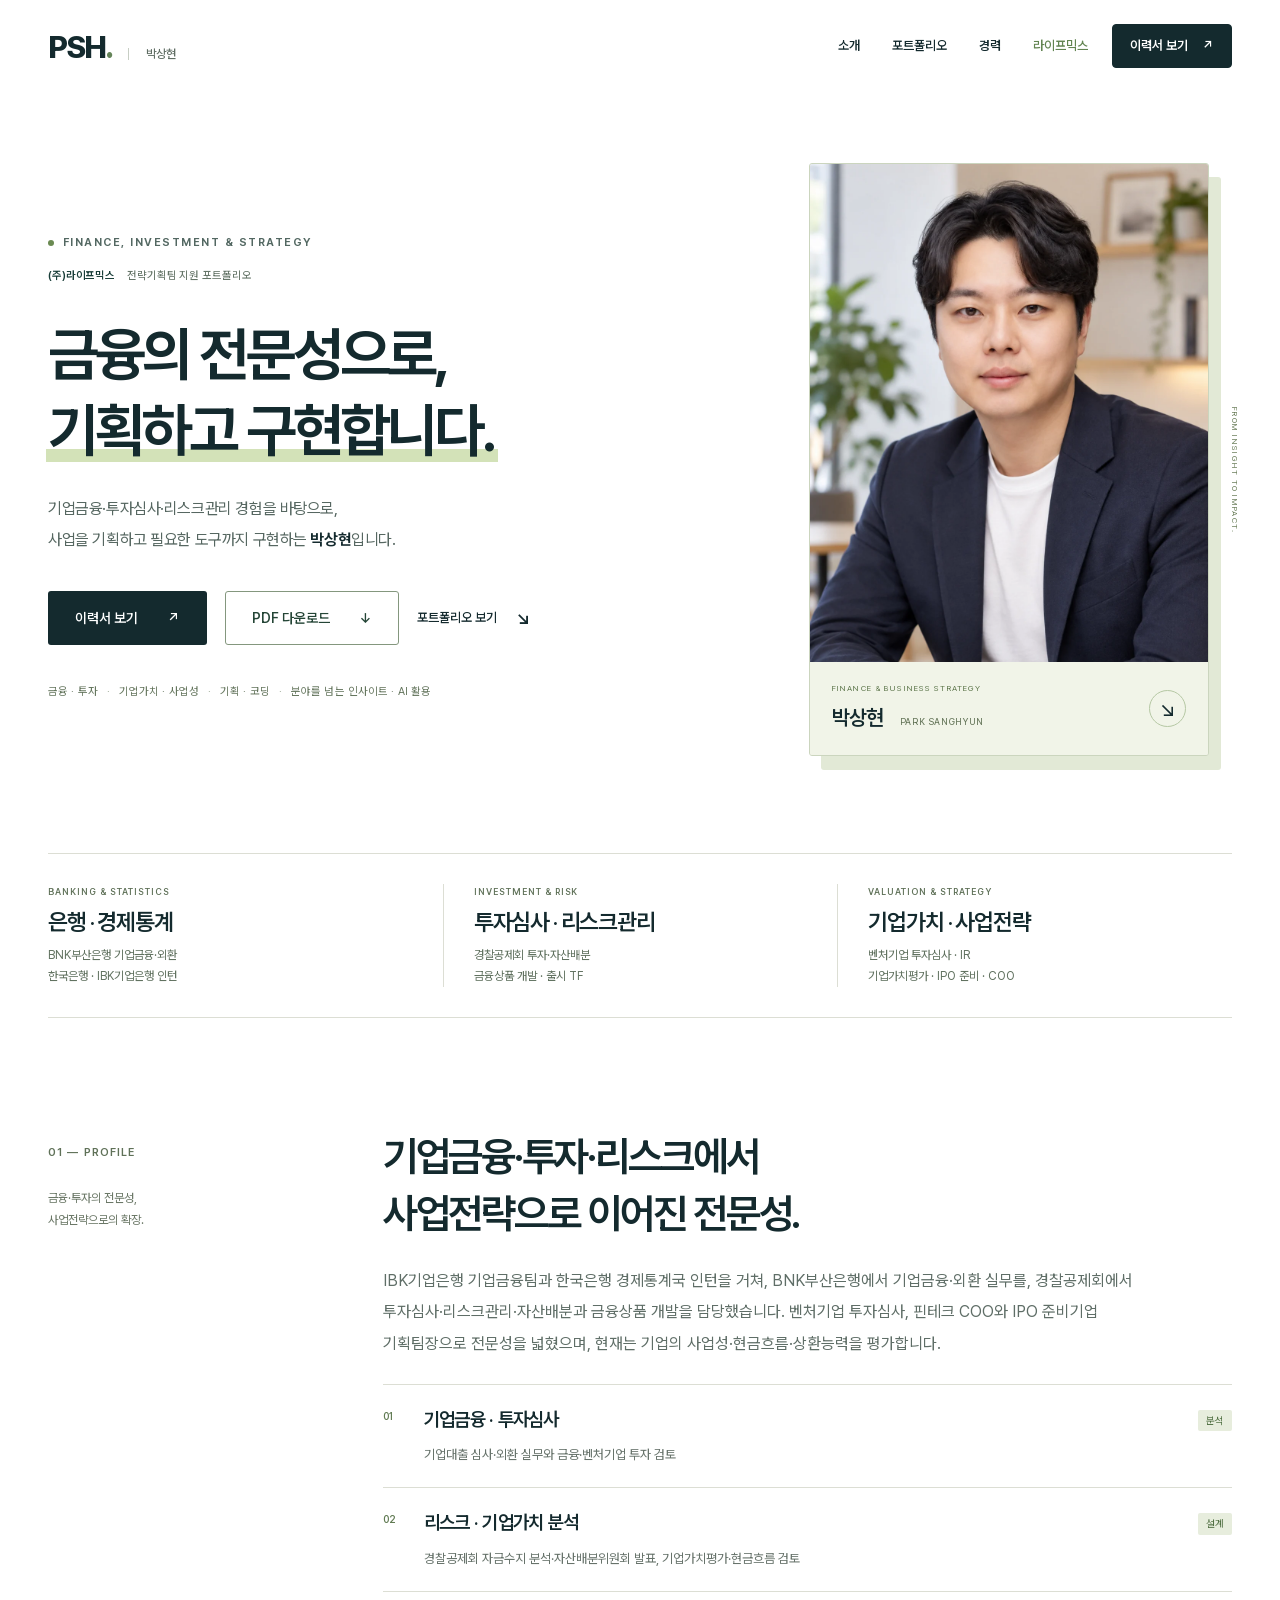
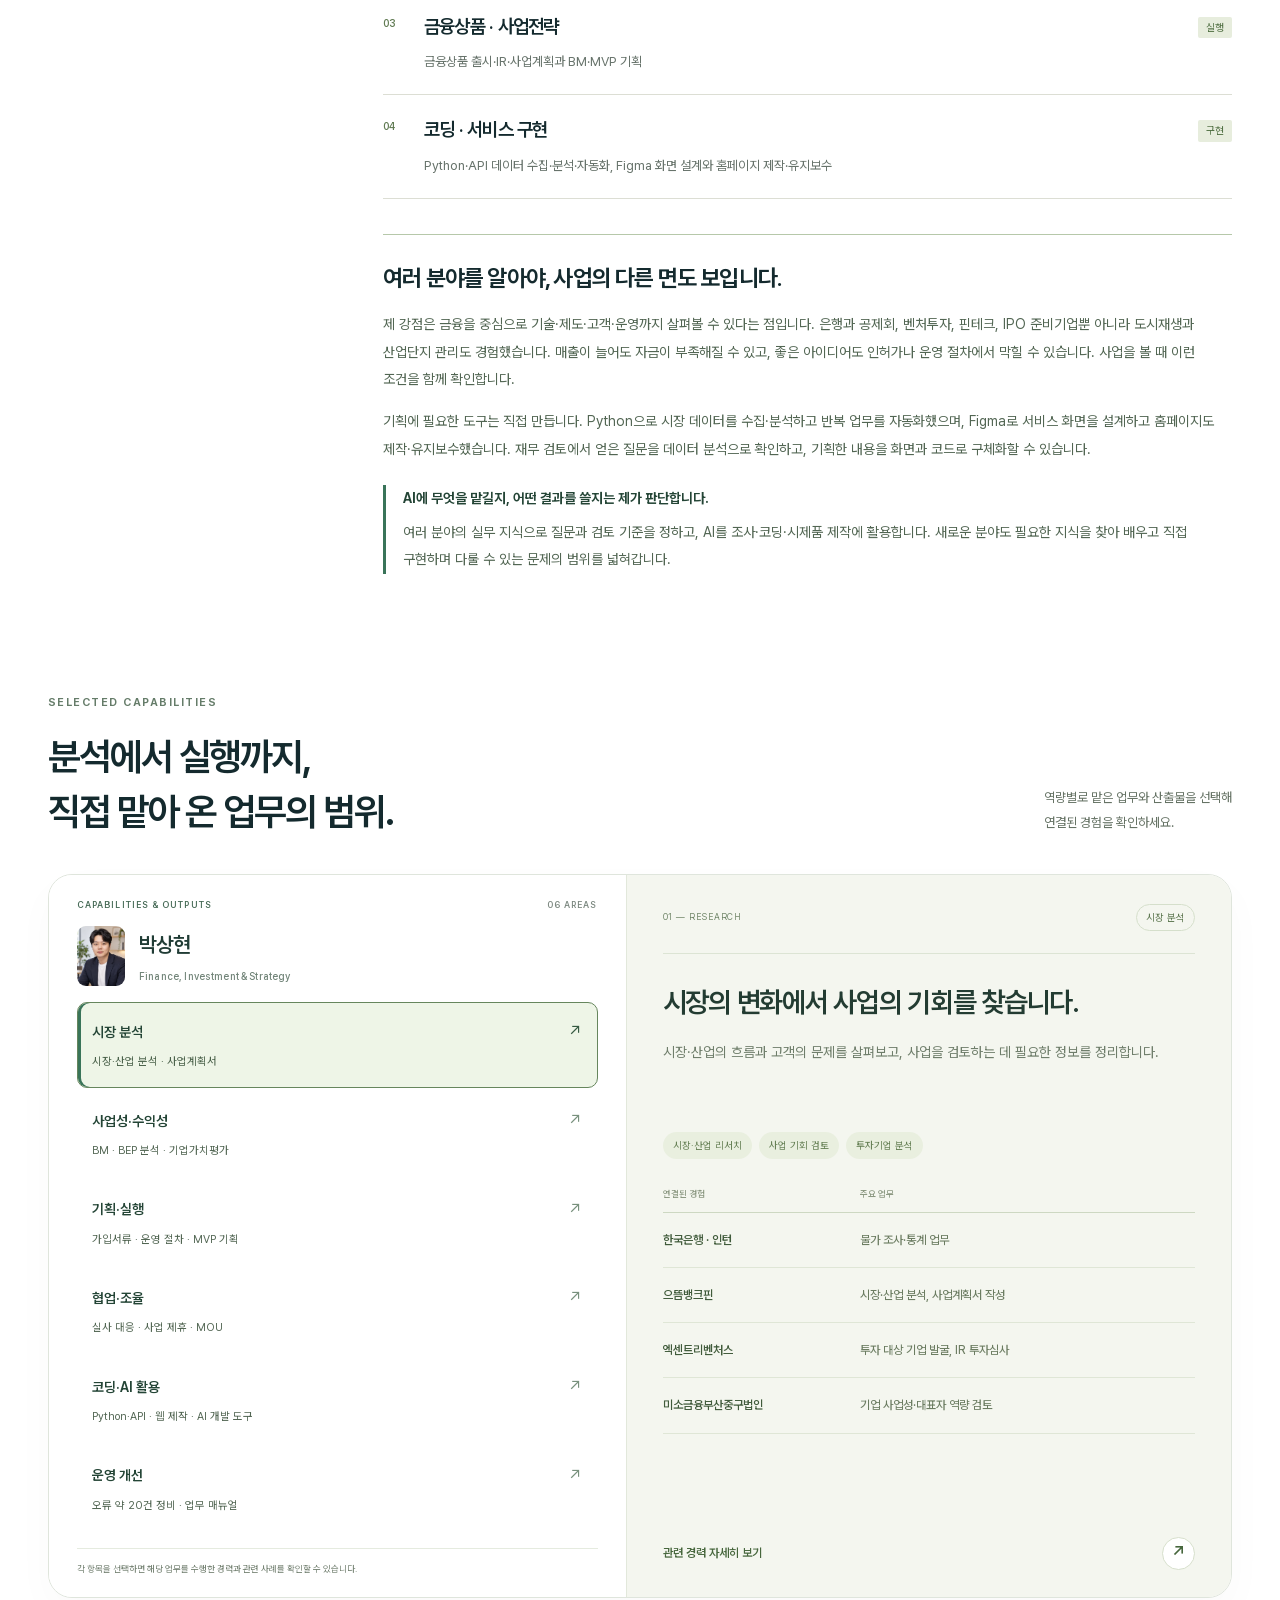
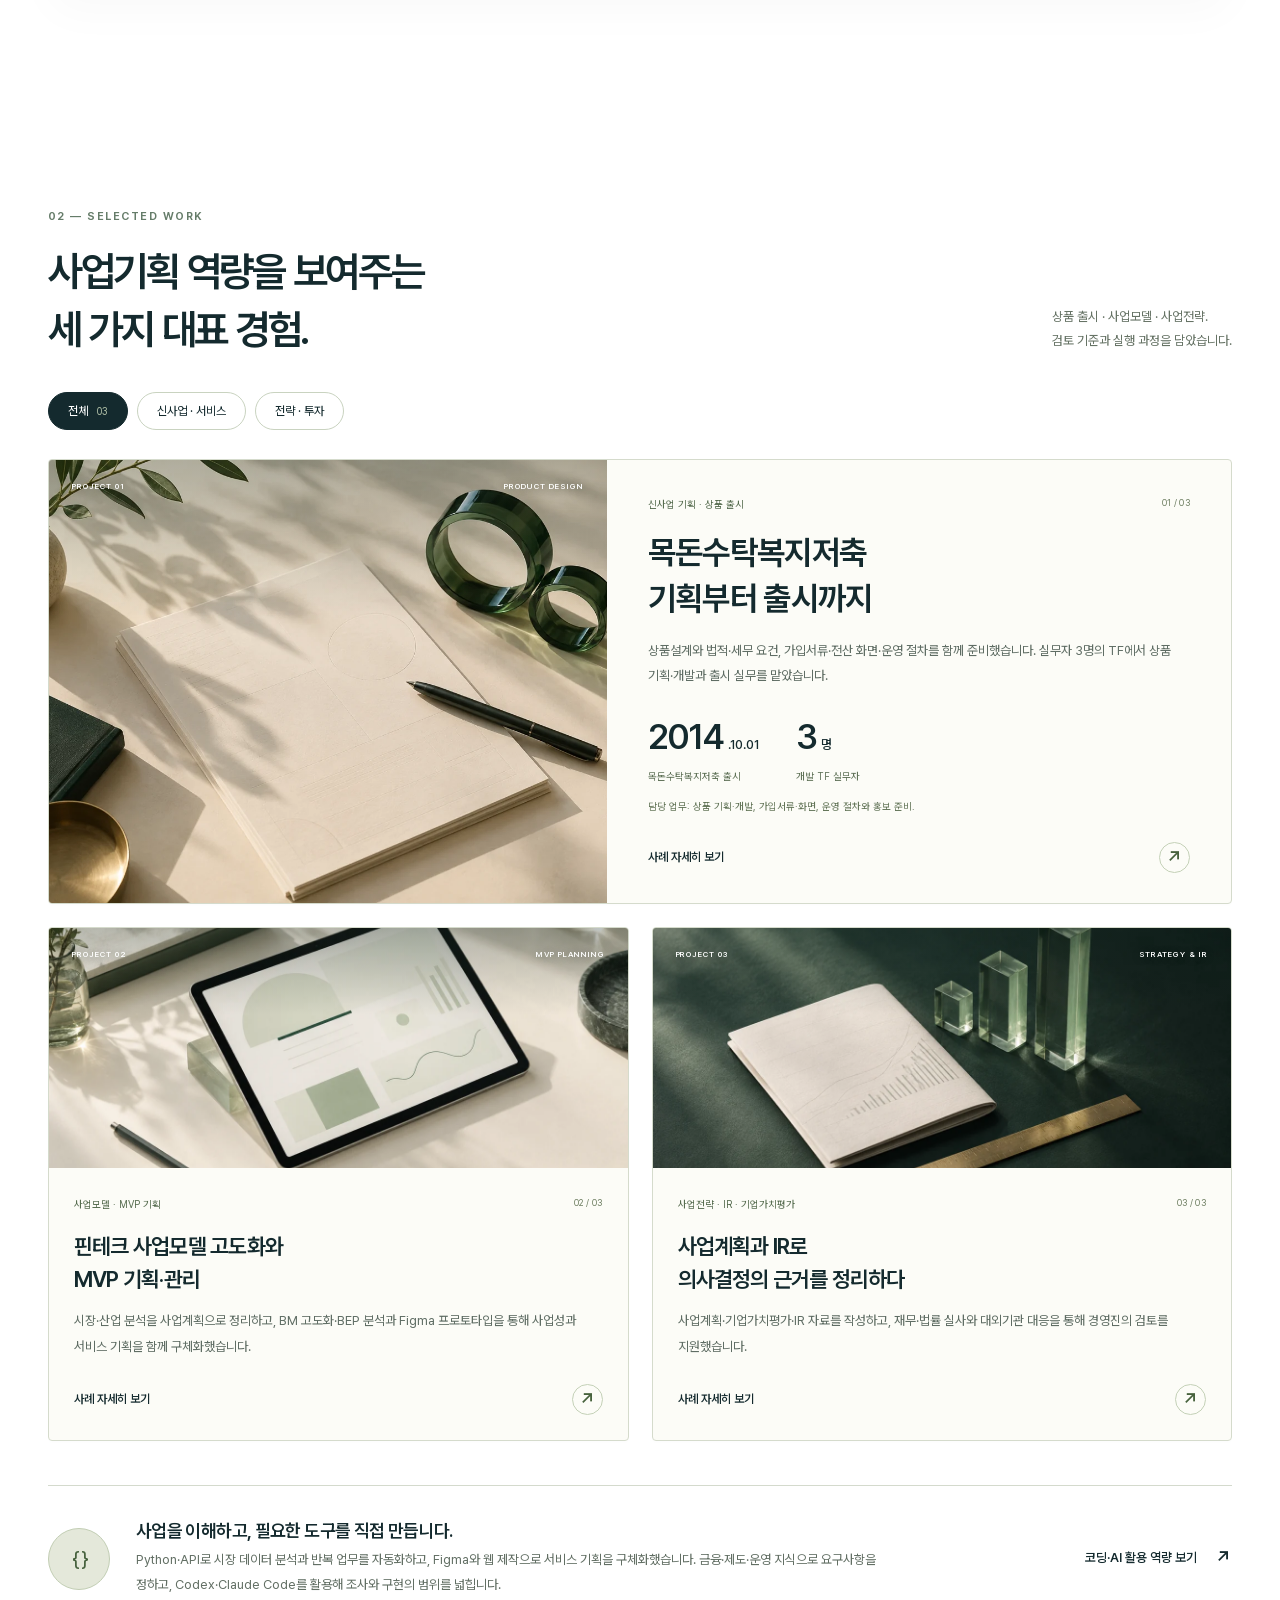
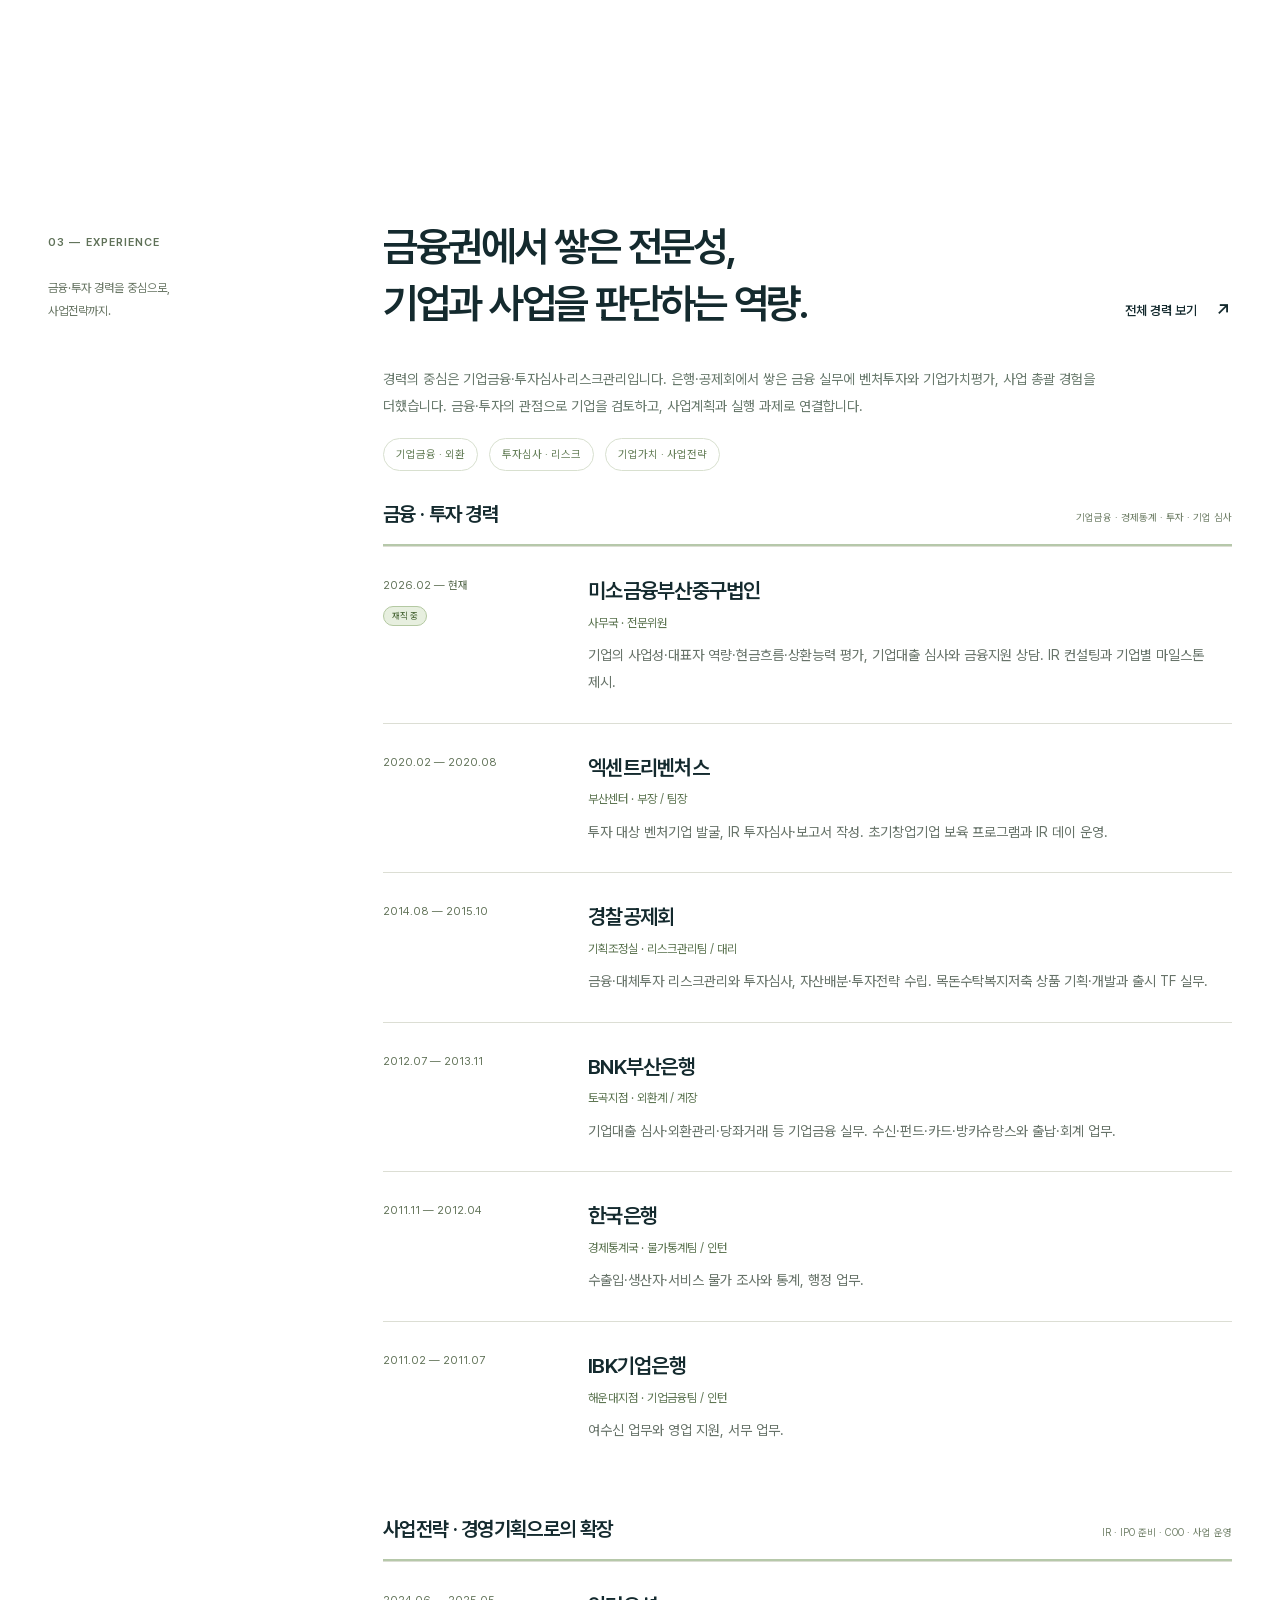
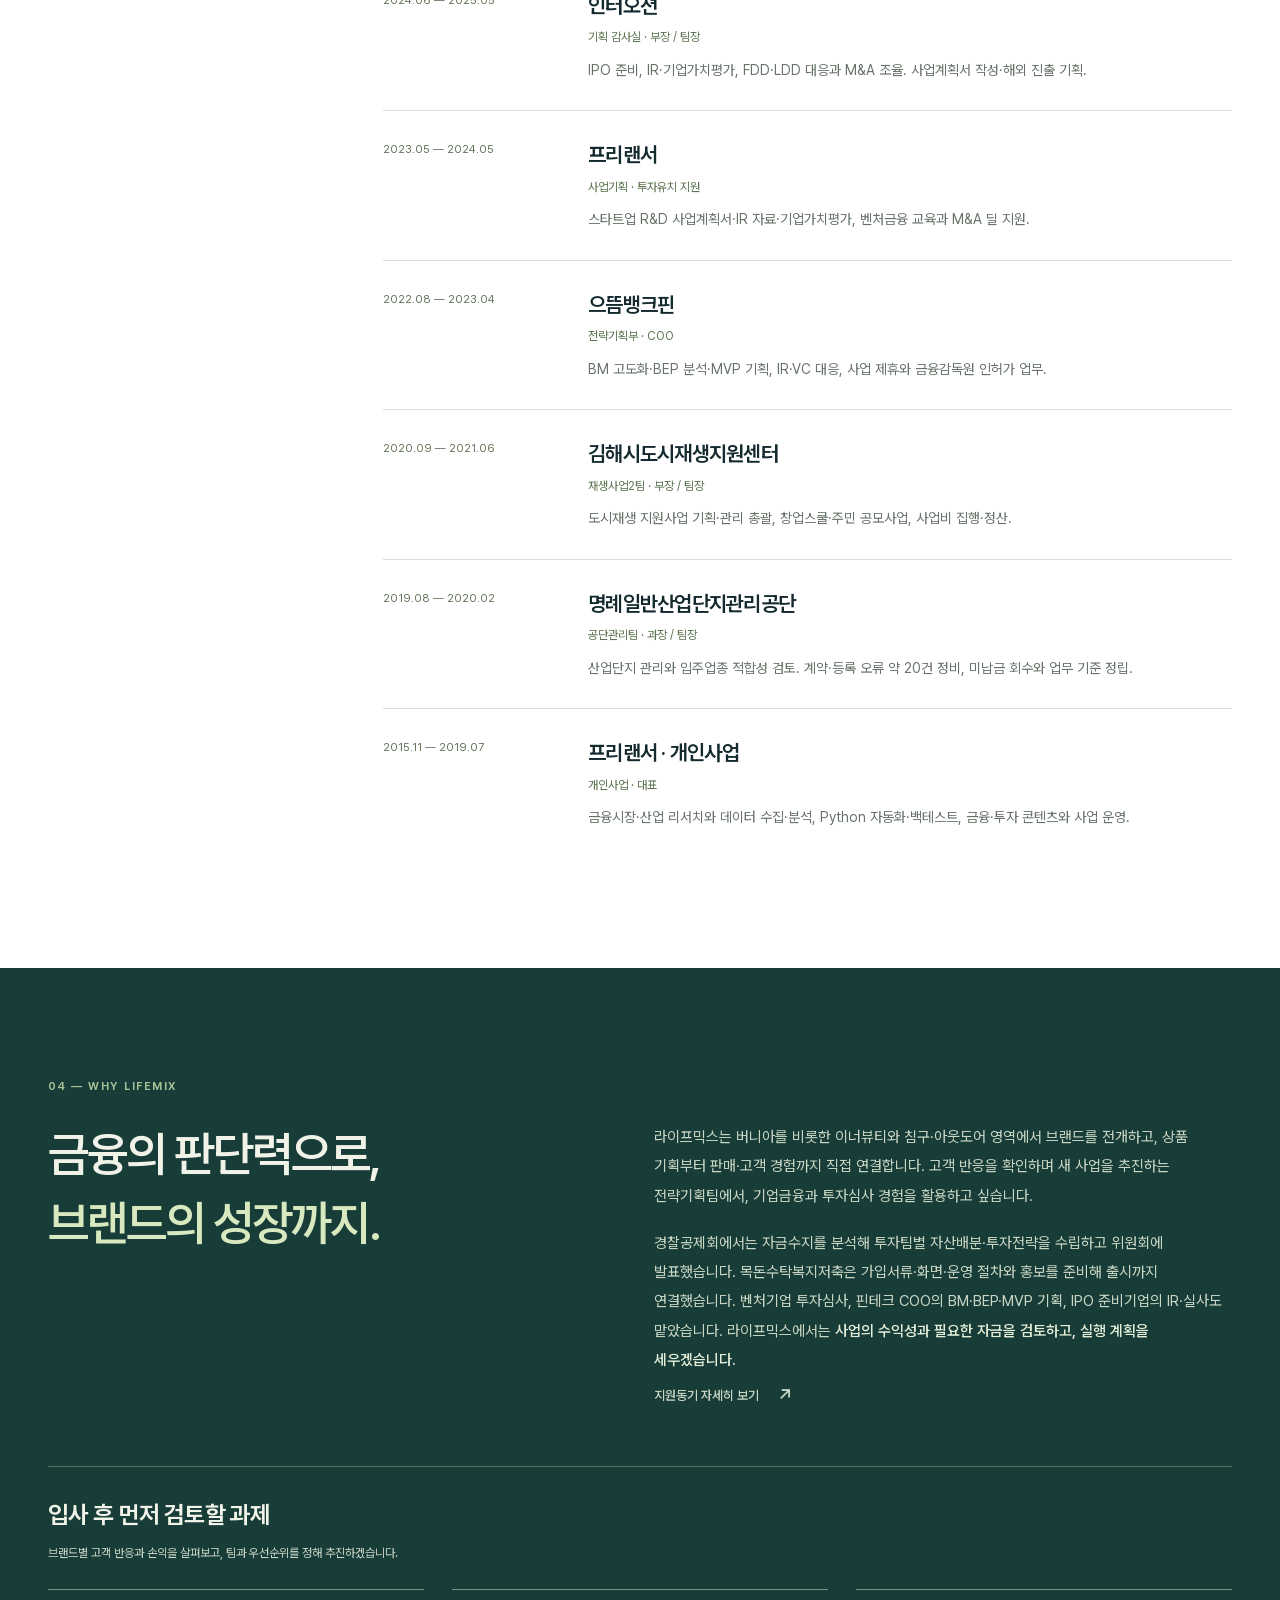
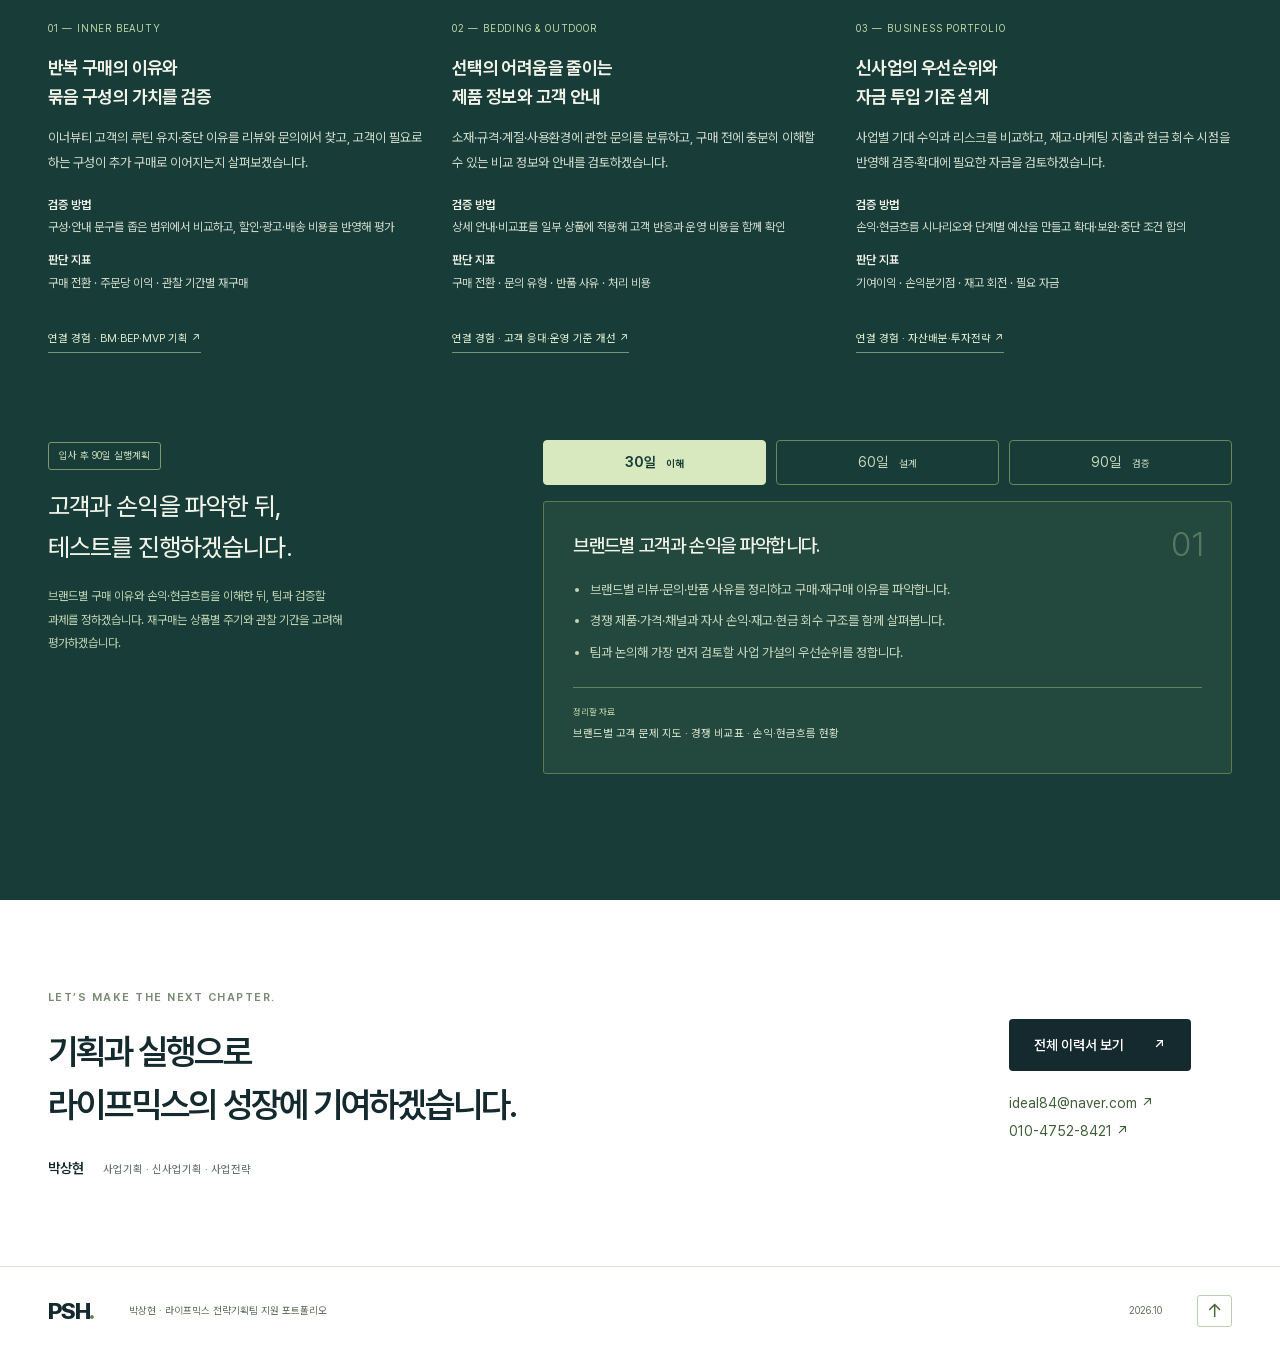
<file: index.html>
<!doctype html>
<html lang="ko">
<head>
  <meta charset="UTF-8">
  <meta name="viewport" content="width=device-width, initial-scale=1">
  <meta name="description" content="박상현의 금융·투자·사업전략 이력서와 포트폴리오. 은행·공제회의 기업금융·투자심사·리스크관리에서 사업기획으로 이어진 경력을 소개합니다.">
  <meta name="theme-color" content="#183d3a">
  <title>박상현 | 금융·투자의 전문성으로 사업을 설계합니다</title>
  <link rel="icon" type="image/svg+xml" href="assets/images/favicon.svg">
  <link rel="stylesheet" href="assets/css/style.css?v=e5ffb7847da5">
  <link rel="stylesheet" href="assets/css/editorial.css?v=ea5d41d41aed">
  <link rel="stylesheet" href="assets/css/photography.css?v=0030769e5a97">
  <link rel="stylesheet" href="assets/css/profile.css?v=8b5912eb126b">
  <script src="assets/js/app.js?v=d7a8e42bc516" defer></script>
  <link rel="stylesheet" href="assets/css/print.css?v=50b54aa16dff">
<link rel="stylesheet" href="assets/css/refinements.css?v=2a9ff23dcdfc">
</head>
<body>
  <a class="skip-link" href="#main">본문으로 바로가기</a>
  <header class="site-header">
    <div class="container header-inner">
      <a class="brand" href="index.html" aria-label="박상현 포트폴리오 홈">PSH<span>.</span><span class="brand-caption">박상현</span></a>
      <button class="menu-toggle" type="button" aria-controls="main-nav" aria-expanded="false" aria-label="메뉴 열기"><span></span><span></span></button>
      <nav class="main-nav" id="main-nav" aria-label="주 메뉴">
        <a href="#about">소개</a>
        <a href="#work">포트폴리오</a>
        <a href="#career">경력</a>
        <a href="#lifemix">라이프믹스</a>
        
      </nav><a class="header-resume" href="resume.html">이력서 보기<span aria-hidden="true">↗</span></a>
    </div>
  </header>

  <main id="main">
    <section class="hero container" aria-labelledby="hero-title">
      <div class="hero-copy">
        <p class="eyebrow"><span class="status-dot"></span> FINANCE, INVESTMENT &amp; STRATEGY</p>
        <div class="application-label">(주)라이프믹스 <span>전략기획팀 지원 포트폴리오</span></div>
        <h1 id="hero-title">금융의 전문성으로,<br><span class="hero-emphasis">기획하고 구현합니다.</span></h1>
        <p class="hero-intro">기업금융·투자심사·리스크관리 경험을 바탕으로,<br class="desktop-break"> 사업을 기획하고 필요한 도구까지 구현하는 <strong>박상현</strong>입니다.</p>
        <div class="hero-actions">
          <a class="button button-dark" href="resume.html">이력서 보기 <span aria-hidden="true">↗</span></a>
          <a class="button button-outline" href="downloads/park-sanghyun-resume-lifemix.pdf" download>PDF 다운로드 <span aria-hidden="true">↓</span></a>
          <a class="text-link" href="#work">포트폴리오 보기 <span aria-hidden="true">↘</span></a>
        </div>
        <div class="hero-keywords" aria-label="주요 전문 분야"><span>금융 · 투자</span><span>기업가치 · 사업성</span><span>기획 · 코딩</span><span>분야를 넘는 인사이트 · AI 활용</span></div>
      </div>
      <div class="hero-portrait-visual"><figure class="hero-profile"><img src="assets/images/park-sanghyun-profile.webp" alt="박상현" width="1044" height="1400" fetchpriority="high" decoding="async"><figcaption><div><span>FINANCE &amp; BUSINESS STRATEGY</span><strong>박상현 <small>PARK SANGHYUN</small></strong></div><a href="#strengths" aria-label="박상현의 강점 살펴보기">↘</a></figcaption></figure><div class="portrait-side-label" aria-hidden="true">FROM INSIGHT TO IMPACT.</div></div>
    </section>

    <div class="proof-strip container" aria-label="금융·투자 주요 경험">
      <div class="proof-item"><span class="proof-label">BANKING &amp; STATISTICS</span><strong>은행 · 경제통계</strong><p>BNK부산은행 기업금융·외환<br>한국은행 · IBK기업은행 인턴</p></div>
      <div class="proof-item"><span class="proof-label">INVESTMENT &amp; RISK</span><strong>투자심사 · 리스크관리</strong><p>경찰공제회 투자·자산배분<br>금융상품 개발 · 출시 TF</p></div>
      <div class="proof-item"><span class="proof-label">VALUATION &amp; STRATEGY</span><strong>기업가치 · 사업전략</strong><p>벤처기업 투자심사 · IR<br>기업가치평가 · IPO 준비 · COO</p></div>
    </div>

    <section class="section container about-section" id="about" aria-labelledby="about-title">
      <div class="section-label"><span>01 — PROFILE</span><p>금융·투자의 전문성,<br>사업전략으로의 확장.</p></div>
      <div class="section-content">
        <h2 id="about-title">기업금융·투자·리스크에서<br>사업전략으로 이어진 전문성.</h2>
        <p class="section-lead">IBK기업은행 기업금융팀과 한국은행 경제통계국 인턴을 거쳐, BNK부산은행에서 기업금융·외환 실무를, 경찰공제회에서 투자심사·리스크관리·자산배분과 금융상품 개발을 담당했습니다. 벤처기업 투자심사, 핀테크 COO와 IPO 준비기업 기획팀장으로 전문성을 넓혔으며, 현재는 기업의 사업성·현금흐름·상환능력을 평가합니다.</p>
        <div class="capability-list core-capabilities">
          <article><span class="capability-number">01</span><div><h3>기업금융 · 투자심사</h3><p>기업대출 심사·외환 실무와 금융·벤처기업 투자 검토</p></div><span class="small-tag">분석</span></article>
          <article><span class="capability-number">02</span><div><h3>리스크 · 기업가치 분석</h3><p>경찰공제회 자금수지 분석·자산배분위원회 발표, 기업가치평가·현금흐름 검토</p></div><span class="small-tag">설계</span></article>
          <article><span class="capability-number">03</span><div><h3>금융상품 · 사업전략</h3><p>금융상품 출시·IR·사업계획과 BM·MVP 기획</p></div><span class="small-tag">실행</span></article>
          <article><span class="capability-number">04</span><div><h3>코딩 · 서비스 구현</h3><p>Python·API 데이터 수집·분석·자동화, Figma 화면 설계와 홈페이지 제작·유지보수</p></div><span class="small-tag">구현</span></article>
        </div>
        <section class="insight-profile" id="insight" aria-labelledby="insight-title">
          <h3 id="insight-title">여러 분야를 알아야, 사업의 다른 면도 보입니다.</h3>
          <p>제 강점은 금융을 중심으로 기술·제도·고객·운영까지 살펴볼 수 있다는 점입니다. 은행과 공제회, 벤처투자, 핀테크, IPO 준비기업뿐 아니라 도시재생과 산업단지 관리도 경험했습니다. 매출이 늘어도 자금이 부족해질 수 있고, 좋은 아이디어도 인허가나 운영 절차에서 막힐 수 있습니다. 사업을 볼 때 이런 조건을 함께 확인합니다.</p>
          <p>기획에 필요한 도구는 직접 만듭니다. Python으로 시장 데이터를 수집·분석하고 반복 업무를 자동화했으며, Figma로 서비스 화면을 설계하고 홈페이지도 제작·유지보수했습니다. 재무 검토에서 얻은 질문을 데이터 분석으로 확인하고, 기획한 내용을 화면과 코드로 구체화할 수 있습니다.</p>
          <p class="insight-principle"><strong>AI에 무엇을 맡길지, 어떤 결과를 쓸지는 제가 판단합니다.</strong> 여러 분야의 실무 지식으로 질문과 검토 기준을 정하고, AI를 조사·코딩·시제품 제작에 활용합니다. 새로운 분야도 필요한 지식을 찾아 배우고 직접 구현하며 다룰 수 있는 문제의 범위를 넓혀갑니다.</p>
        </section>
      </div>
    </section>

    <section class="strengths-section section container" id="strengths" aria-labelledby="strengths-title">
      <div class="section-heading"><div><p class="eyebrow">SELECTED CAPABILITIES</p><h2 id="strengths-title">분석에서 실행까지,<br>직접 맡아 온 업무의 범위.</h2></div><p class="heading-note">역량별로 맡은 업무와 산출물을 선택해<br>연결된 경험을 확인하세요.</p></div>
      <div class="strength-layout">
        <div class="strength-profile">
          <div class="strength-profile-top"><span>CAPABILITIES &amp; OUTPUTS</span><span>06 AREAS</span></div>
          <div class="strength-identity"><img src="assets/images/park-sanghyun-profile.webp" alt="박상현" width="1044" height="1400" loading="lazy"><div><strong>박상현</strong><span>Finance, Investment &amp; Strategy</span><p>금융의 분석력, 사업기획의 실행력.</p></div></div>

          <div class="strength-map capability-comparison" role="group" aria-label="역량별 담당 업무와 산출물 선택"><button class="skill-node output-row" id="strength-button-market" data-strength="market" type="button" aria-pressed="true" aria-controls="strength-panel-market"><span class="output-row-title"><strong>시장 분석</strong><span aria-hidden="true">↗</span></span><small>시장·산업 분석 · 사업계획서</small></button>
<button class="skill-node output-row" id="strength-button-profit" data-strength="profit" type="button" aria-pressed="false" aria-controls="strength-panel-profit"><span class="output-row-title"><strong>사업성·수익성</strong><span aria-hidden="true">↗</span></span><small>BM · BEP 분석 · 기업가치평가</small></button>
<button class="skill-node output-row" id="strength-button-delivery" data-strength="delivery" type="button" aria-pressed="false" aria-controls="strength-panel-delivery"><span class="output-row-title"><strong>기획·실행</strong><span aria-hidden="true">↗</span></span><small>가입서류 · 운영 절차 · MVP 기획</small></button>
<button class="skill-node output-row" id="strength-button-collaboration" data-strength="collaboration" type="button" aria-pressed="false" aria-controls="strength-panel-collaboration"><span class="output-row-title"><strong>협업·조율</strong><span aria-hidden="true">↗</span></span><small>실사 대응 · 사업 제휴 · MOU</small></button>
<button class="skill-node output-row" id="strength-button-digital" data-strength="digital" type="button" aria-pressed="false" aria-controls="strength-panel-digital"><span class="output-row-title"><strong>코딩·AI 활용</strong><span aria-hidden="true">↗</span></span><small>Python·API · 웹 제작 · AI 개발 도구</small></button>
<button class="skill-node output-row" id="strength-button-operations" data-strength="operations" type="button" aria-pressed="false" aria-controls="strength-panel-operations"><span class="output-row-title"><strong>운영 개선</strong><span aria-hidden="true">↗</span></span><small>오류 약 20건 정비 · 업무 매뉴얼</small></button></div>
          <p class="range-note">각 항목을 선택하면 해당 업무를 수행한 경력과 관련 사례를 확인할 수 있습니다.</p>
          <a class="strength-panel-jump" id="strength-panel-jump" href="#strength-panel-market"><span data-strength-jump-label>시장 분석 경험 보기</span><span aria-hidden="true">↓</span></a>
        </div>
        <div class="strength-details"><article class="strength-detail" id="strength-panel-market" data-strength-panel="market" aria-labelledby="strength-title-market"><div class="strength-detail-label"><span>01 — RESEARCH</span><span>시장 분석</span></div><h3 id="strength-title-market">시장의 변화에서 사업의 기회를 찾습니다.</h3><p class="strength-description">시장·산업의 흐름과 고객의 문제를 살펴보고, 사업을 검토하는 데 필요한 정보를 정리합니다.</p><div class="strength-tags"><span>시장·산업 리서치</span><span>사업 기회 검토</span><span>투자기업 분석</span></div><table class="strength-evidence"><caption class="sr-only">시장 분석 관련 경력과 수행 업무</caption><thead><tr><th scope="col">연결된 경험</th><th scope="col">주요 업무</th></tr></thead><tbody><tr><th scope="row">한국은행 · 인턴</th><td>물가 조사·통계 업무</td></tr><tr><th scope="row">으뜸뱅크핀</th><td>시장·산업 분석, 사업계획서 작성</td></tr><tr><th scope="row">엑센트리벤처스</th><td>투자 대상 기업 발굴, IR 투자심사</td></tr><tr><th scope="row">미소금융부산중구법인</th><td>기업 사업성·대표자 역량 검토</td></tr></tbody></table><a class="strength-case-link" href="resume.html#experience">관련 경력 자세히 보기 <span aria-hidden="true">↗</span></a></article>
<article class="strength-detail" id="strength-panel-profit" data-strength-panel="profit" aria-labelledby="strength-title-profit"><div class="strength-detail-label"><span>02 — BUSINESS MODEL</span><span>사업성·수익성</span></div><h3 id="strength-title-profit">아이디어를 수익 구조와 숫자로 검토합니다.</h3><p class="strength-description">고객에게 줄 가치와 사업을 지속할 수 있는 수익 구조를 함께 봅니다. 사업모델, 손익분기점과 현금흐름을 검토해 판단을 돕습니다.</p><div class="strength-tags"><span>BM · BEP</span><span>기업가치평가</span><span>현금흐름 분석</span></div><table class="strength-evidence"><caption class="sr-only">사업성·수익성 관련 경력과 수행 업무</caption><thead><tr><th scope="col">연결된 경험</th><th scope="col">주요 업무</th></tr></thead><tbody><tr><th scope="row">BNK부산은행</th><td>기업대출 심사 · 외환관리</td></tr><tr><th scope="row">경찰공제회</th><td>금융·대체투자 심사, 자금수지 분석·자산배분·위원회 발표</td></tr><tr><th scope="row">으뜸뱅크핀</th><td>사업모델 고도화, 손익분기점(BEP) 분석</td></tr><tr><th scope="row">인터오션</th><td>기업가치평가, IR 자료 작성</td></tr><tr><th scope="row">미소금융부산중구법인</th><td>현금흐름·부채·상환능력 평가</td></tr></tbody></table><a class="strength-case-link" href="projects/fintech-mvp.html">관련 경험 자세히 보기 <span aria-hidden="true">↗</span></a></article>
<article class="strength-detail" id="strength-panel-delivery" data-strength-panel="delivery" aria-labelledby="strength-title-delivery"><div class="strength-detail-label"><span>03 — DELIVERY</span><span>기획·실행</span></div><h3 id="strength-title-delivery">기획을 실제로 운영할 수 있는 일로 만듭니다.</h3><p class="strength-description">목표와 실행 요건을 정리하고, 상품·서비스와 사업 운영에 필요한 업무를 구체화합니다.</p><div class="strength-tags"><span>상품 출시</span><span>MVP 기획</span><span>사업 운영</span></div><table class="strength-evidence"><caption class="sr-only">기획·실행 관련 경력과 수행 업무</caption><thead><tr><th scope="col">연결된 경험</th><th scope="col">주요 업무</th></tr></thead><tbody><tr><th scope="row">경찰공제회</th><td>목돈수탁복지저축 출시 TF 참여, 상품 기획·개발</td></tr><tr><th scope="row">으뜸뱅크핀</th><td>MVP 기획·관리, 서비스 프로토타이핑</td></tr><tr><th scope="row">김해시도시재생지원센터</th><td>도시재생 지원사업 기획·관리 총괄</td></tr></tbody></table><a class="strength-case-link" href="projects/financial-product.html">관련 경험 자세히 보기 <span aria-hidden="true">↗</span></a></article>
<article class="strength-detail" id="strength-panel-collaboration" data-strength-panel="collaboration" aria-labelledby="strength-title-collaboration"><div class="strength-detail-label"><span>04 — COORDINATION</span><span>협업·조율</span></div><h3 id="strength-title-collaboration">다양한 이해관계자와 실행의 접점을 찾습니다.</h3><p class="strength-description">경영진·투자자·외부기관과 필요한 정보를 공유하고, 역할과 업무를 조율하며 사업을 추진했습니다.</p><div class="strength-tags"><span>이해관계자 소통</span><span>사업 제휴</span><span>대외기관 대응</span></div><table class="strength-evidence"><caption class="sr-only">협업·조율 관련 경력과 수행 업무</caption><thead><tr><th scope="col">연결된 경험</th><th scope="col">주요 업무</th></tr></thead><tbody><tr><th scope="row">인터오션</th><td>주간사·지정자문인 선정, 재무·법률 실사 대응</td></tr><tr><th scope="row">엑센트리벤처스</th><td>민관 네트워크·MOU, IR 데이 운영</td></tr><tr><th scope="row">김해시도시재생지원센터</th><td>산학 네트워크·MOU, 부처 연계사업 지원</td></tr></tbody></table><a class="strength-case-link" href="projects/strategy-ir.html">관련 경험 자세히 보기 <span aria-hidden="true">↗</span></a></article>
<article class="strength-detail" id="strength-panel-digital" data-strength-panel="digital" aria-labelledby="strength-title-digital"><div class="strength-detail-label"><span>05 — CODING &amp; AI</span><span>코딩·AI 활용</span></div><h3 id="strength-title-digital">기획한 내용을 데이터·화면·코드로 구현합니다.</h3><p class="strength-description">금융·사업 지식으로 분석할 문제를 정하고, Python·API로 데이터를 수집·분석합니다. Figma 화면 설계와 웹 제작도 직접 맡습니다. AI 개발 도구를 활용할 때도 업무 목적과 요구사항, 결과의 검토 기준은 제가 정합니다.</p><div class="strength-tags"><span>Python · API</span><span>Figma · 웹 제작</span><span>Codex · Claude Code</span></div><table class="strength-evidence"><caption class="sr-only">데이터·디지털 관련 경력과 수행 업무</caption><thead><tr><th scope="col">연결된 경험</th><th scope="col">주요 업무</th></tr></thead><tbody><tr><th scope="row">프리랜서·개인사업</th><td>Python 기반 시장 데이터 분석·자동화</td></tr><tr><th scope="row">으뜸뱅크핀</th><td>Figma UX/UI 디자인·프로토타이핑</td></tr><tr><th scope="row">미소금융부산중구법인</th><td>홈페이지 제작·유지보수</td></tr></tbody></table><a class="strength-case-link" href="resume.html#coding">관련 경험 자세히 보기 <span aria-hidden="true">↗</span></a></article>
<article class="strength-detail" id="strength-panel-operations" data-strength-panel="operations" aria-labelledby="strength-title-operations"><div class="strength-detail-label"><span>06 — IMPROVEMENT</span><span>운영 개선</span></div><h3 id="strength-title-operations">반복되는 문제를 업무 기준으로 해결합니다.</h3><p class="strength-description">현장의 오류와 미비사항을 정비하고, 다음 업무에 적용할 수 있는 절차와 기준을 남겼습니다.</p><div class="strength-tags"><span>오류 정비</span><span>프로세스 개선</span><span>업무 기준 정립</span></div><table class="strength-evidence"><caption class="sr-only">운영 개선 관련 경력과 수행 업무</caption><thead><tr><th scope="col">연결된 경험</th><th scope="col">주요 업무</th></tr></thead><tbody><tr><th scope="row">명례일반산업단지관리공단</th><td>계약·등록 오류 약 20건 정비, 서류 전산화·매뉴얼 정립</td></tr><tr><th scope="row">경찰공제회</th><td>고객 응대 인사말 개선, 조직 안내 멘트로 정착</td></tr><tr><th scope="row">인터오션</th><td>사내 규정·전결권 정립, 영업 인센티브안 추진</td></tr></tbody></table><a class="strength-case-link" href="projects/operations.html">관련 경험 자세히 보기 <span aria-hidden="true">↗</span></a></article></div>
      </div>
      <p id="strength-status" class="sr-only" role="status" aria-live="polite"></p>
    </section>

    <section class="work-section section" id="work" aria-labelledby="work-title">
      <div class="container">
        <div class="section-heading"><div><p class="eyebrow">02 — SELECTED WORK</p><h2 id="work-title">사업기획 역량을 보여주는<br>세 가지 대표 경험.</h2></div><p class="heading-note">상품 출시 · 사업모델 · 사업전략.<br>검토 기준과 실행 과정을 담았습니다.</p></div>
        <div class="project-filters" role="group" aria-label="프로젝트 분야 필터">
          <button type="button" data-filter="all" aria-pressed="true">전체 <span>03</span></button>
          <button type="button" data-filter="new" aria-pressed="false">신사업 · 서비스</button>
          <button type="button" data-filter="strategy" aria-pressed="false">전략 · 투자</button>
        </div>
        <p class="sr-only" id="filter-status" role="status" aria-live="polite"></p>
        <div class="project-grid">
          <a class="case-card case-featured" data-category="new" href="projects/financial-product.html">
            <div class="case-art photo-art" aria-hidden="true"><img src="assets/images/financial-product-cover.webp" alt="" width="1200" height="800" loading="lazy" decoding="async"><div class="art-caption"><span>PROJECT 01</span><span>PRODUCT DESIGN</span></div></div>
            <div class="case-copy"><div class="case-meta"><span>신사업 기획 · 상품 출시</span><span>01 / 03</span></div><h3>목돈수탁복지저축<br>기획부터 출시까지</h3><p>상품설계와 법적·세무 요건, 가입서류·전산 화면·운영 절차를 함께 준비했습니다. 실무자 3명의 TF에서 상품 기획·개발과 출시 실무를 맡았습니다.</p><div class="case-metrics"><div><strong>2014<span>.10.01</span></strong><small>목돈수탁복지저축 출시</small></div><div><strong>3<span>명</span></strong><small>개발 TF 실무자</small></div></div><p class="metric-note">담당 업무: 상품 기획·개발, 가입서류·화면, 운영 절차와 홍보 준비.</p><span class="case-link">사례 자세히 보기 <span aria-hidden="true">↗</span></span></div>
          </a>
          <a class="case-card" data-category="new" href="projects/fintech-mvp.html">
            <div class="case-art photo-art" aria-hidden="true"><img src="assets/images/fintech-mvp-cover.webp" alt="" width="1200" height="800" loading="lazy" decoding="async"><div class="art-caption"><span>PROJECT 02</span><span>MVP PLANNING</span></div></div>
            <div class="case-copy"><div class="case-meta"><span>사업모델 · MVP 기획</span><span>02 / 03</span></div><h3>핀테크 사업모델 고도화와<br>MVP 기획·관리</h3><p>시장·산업 분석을 사업계획으로 정리하고, BM 고도화·BEP 분석과 Figma 프로토타입을 통해 사업성과 서비스 기획을 함께 구체화했습니다.</p><span class="case-link">사례 자세히 보기 <span aria-hidden="true">↗</span></span></div>
          </a>
          <a class="case-card" data-category="strategy" href="projects/strategy-ir.html">
            <div class="case-art photo-art" aria-hidden="true"><img src="assets/images/strategy-ir-cover.webp" alt="" width="1200" height="800" loading="lazy" decoding="async"><div class="art-caption"><span>PROJECT 03</span><span>STRATEGY &amp; IR</span></div></div>
            <div class="case-copy"><div class="case-meta"><span>사업전략 · IR · 기업가치평가</span><span>03 / 03</span></div><h3>사업계획과 IR로<br>의사결정의 근거를 정리하다</h3><p>사업계획·기업가치평가·IR 자료를 작성하고, 재무·법률 실사와 대외기관 대응을 통해 경영진의 검토를 지원했습니다.</p><span class="case-link">사례 자세히 보기 <span aria-hidden="true">↗</span></span></div>
          </a>
        </div>
        <aside class="data-note"><div class="data-icon" aria-hidden="true">{ }</div><div><h3>사업을 이해하고, 필요한 도구를 직접 만듭니다.</h3><p>Python·API로 시장 데이터 분석과 반복 업무를 자동화하고, Figma와 웹 제작으로 서비스 기획을 구체화했습니다. 금융·제도·운영 지식으로 요구사항을 정하고, Codex·Claude Code를 활용해 조사와 구현의 범위를 넓힙니다.</p></div><a class="text-link" href="resume.html#coding">코딩·AI 활용 역량 보기 <span aria-hidden="true">↗</span></a></aside>
      </div>
    </section>

    <section class="section container career-section" id="career" aria-labelledby="career-title">
      <div class="section-label"><span>03 — EXPERIENCE</span><p>금융·투자 경력을 중심으로,<br>사업전략까지.</p></div>
      <div class="section-content"><div class="career-heading"><h2 id="career-title">금융권에서 쌓은 전문성,<br>기업과 사업을 판단하는 역량.</h2><a class="text-link" href="resume.html#experience">전체 경력 보기 <span aria-hidden="true">↗</span></a></div>
        <p class="career-narrative">경력의 중심은 기업금융·투자심사·리스크관리입니다. 은행·공제회에서 쌓은 금융 실무에 벤처투자와 기업가치평가, 사업 총괄 경험을 더했습니다. 금융·투자의 관점으로 기업을 검토하고, 사업계획과 실행 과제로 연결합니다.</p>
        <div class="career-thread" aria-label="경력의 전문 분야"><span>기업금융 · 외환</span><span>투자심사 · 리스크</span><span>기업가치 · 사업전략</span></div>
        <section class="career-group" aria-labelledby="finance-career-title"><div class="career-group-heading"><h3 id="finance-career-title">금융 · 투자 경력</h3><span>기업금융 · 경제통계 · 투자 · 기업 심사</span></div><div class="timeline"><article class="timeline-row"><div class="timeline-date">2026.02 — 현재<span class="current-tag">재직 중</span></div><div><h4><a href="resume.html#job-miso">미소금융부산중구법인</a></h4><p class="role">사무국 · 전문위원</p><p>기업의 사업성·대표자 역량·현금흐름·상환능력 평가, 기업대출 심사와 금융지원 상담. IR 컨설팅과 기업별 마일스톤 제시.</p></div></article>
<article class="timeline-row"><div class="timeline-date">2020.02 — 2020.08</div><div><h4><a href="resume.html#job-xentri">엑센트리벤처스</a></h4><p class="role">부산센터 · 부장 / 팀장</p><p>투자 대상 벤처기업 발굴, IR 투자심사·보고서 작성. 초기창업기업 보육 프로그램과 IR 데이 운영.</p></div></article>
<article class="timeline-row"><div class="timeline-date">2014.08 — 2015.10</div><div><h4><a href="resume.html#job-police">경찰공제회</a></h4><p class="role">기획조정실 · 리스크관리팀 / 대리</p><p>금융·대체투자 리스크관리와 투자심사, 자산배분·투자전략 수립. 목돈수탁복지저축 상품 기획·개발과 출시 TF 실무.</p></div></article>
<article class="timeline-row"><div class="timeline-date">2012.07 — 2013.11</div><div><h4><a href="resume.html#job-bnk">BNK부산은행</a></h4><p class="role">토곡지점 · 외환계 / 계장</p><p>기업대출 심사·외환관리·당좌거래 등 기업금융 실무. 수신·펀드·카드·방카슈랑스와 출납·회계 업무.</p></div></article>
<article class="timeline-row"><div class="timeline-date">2011.11 — 2012.04</div><div><h4><a href="resume.html#job-bok">한국은행</a></h4><p class="role">경제통계국 · 물가통계팀 / 인턴</p><p>수출입·생산자·서비스 물가 조사와 통계, 행정 업무.</p></div></article>
<article class="timeline-row"><div class="timeline-date">2011.02 — 2011.07</div><div><h4><a href="resume.html#job-ibk">IBK기업은행</a></h4><p class="role">해운대지점 · 기업금융팀 / 인턴</p><p>여수신 업무와 영업 지원, 서무 업무.</p></div></article></div></section>
        <section class="career-group career-expansion" aria-labelledby="expanded-career-title"><div class="career-group-heading"><h3 id="expanded-career-title">사업전략 · 경영기획으로의 확장</h3><span>IR · IPO 준비 · COO · 사업 운영</span></div><div class="timeline"><article class="timeline-row"><div class="timeline-date">2024.06 — 2025.05</div><div><h4><a href="resume.html#job-interocean">인터오션</a></h4><p class="role">기획 감사실 · 부장 / 팀장</p><p>IPO 준비, IR·기업가치평가, FDD·LDD 대응과 M&amp;A 조율. 사업계획서 작성·해외 진출 기획.</p></div></article>
<article class="timeline-row"><div class="timeline-date">2023.05 — 2024.05</div><div><h4><a href="resume.html#job-freelance">프리랜서</a></h4><p class="role">사업기획 · 투자유치 지원</p><p>스타트업 R&amp;D 사업계획서·IR 자료·기업가치평가, 벤처금융 교육과 M&amp;A 딜 지원.</p></div></article>
<article class="timeline-row"><div class="timeline-date">2022.08 — 2023.04</div><div><h4><a href="resume.html#job-fintech">으뜸뱅크핀</a></h4><p class="role">전략기획부 · COO</p><p>BM 고도화·BEP 분석·MVP 기획, IR·VC 대응, 사업 제휴와 금융감독원 인허가 업무.</p></div></article>
<article class="timeline-row"><div class="timeline-date">2020.09 — 2021.06</div><div><h4><a href="resume.html#job-urban">김해시도시재생지원센터</a></h4><p class="role">재생사업2팀 · 부장 / 팀장</p><p>도시재생 지원사업 기획·관리 총괄, 창업스쿨·주민 공모사업, 사업비 집행·정산.</p></div></article>
<article class="timeline-row"><div class="timeline-date">2019.08 — 2020.02</div><div><h4><a href="resume.html#job-industrial">명례일반산업단지관리공단</a></h4><p class="role">공단관리팀 · 과장 / 팀장</p><p>산업단지 관리와 입주업종 적합성 검토. 계약·등록 오류 약 20건 정비, 미납금 회수와 업무 기준 정립.</p></div></article>
<article class="timeline-row"><div class="timeline-date">2015.11 — 2019.07</div><div><h4><a href="resume.html#job-personal">프리랜서 · 개인사업</a></h4><p class="role">개인사업 · 대표</p><p>금융시장·산업 리서치와 데이터 수집·분석, Python 자동화·백테스트, 금융·투자 콘텐츠와 사업 운영.</p></div></article></div></section>
      </div>
    </section>

    <section class="lifemix-section section" id="lifemix" aria-labelledby="lifemix-title">
      <div class="container">
        <div class="lifemix-intro"><div><p class="eyebrow">04 — WHY LIFEMIX</p><h2 id="lifemix-title">금융의 판단력으로,<br><span>브랜드의 성장까지.</span></h2></div><div class="lifemix-letter"><p>라이프믹스는 버니아를 비롯한 이너뷰티와 침구·아웃도어 영역에서 브랜드를 전개하고, 상품 기획부터 판매·고객 경험까지 직접 연결합니다. 고객 반응을 확인하며 새 사업을 추진하는 전략기획팀에서, 기업금융과 투자심사 경험을 활용하고 싶습니다.</p><p>경찰공제회에서는 자금수지를 분석해 투자팀별 자산배분·투자전략을 수립하고 위원회에 발표했습니다. 목돈수탁복지저축은 가입서류·화면·운영 절차와 홍보를 준비해 출시까지 연결했습니다. 벤처기업 투자심사, 핀테크 COO의 BM·BEP·MVP 기획, IPO 준비기업의 IR·실사도 맡았습니다. 라이프믹스에서는 <strong>사업의 수익성과 필요한 자금을 검토하고, 실행 계획을 세우겠습니다.</strong></p><a class="text-link" href="resume.html#application">지원동기 자세히 보기 <span aria-hidden="true">↗</span></a></div></div>
<section class="fit-section" aria-labelledby="fit-title"><h3 id="fit-title">입사 후 먼저 검토할 과제</h3><p>브랜드별 고객 반응과 손익을 살펴보고, 팀과 우선순위를 정해 추진하겠습니다.</p><div class="fit-grid">
<article class="fit-card"><span>01 — INNER BEAUTY</span><h4>반복 구매의 이유와<br>묶음 구성의 가치를 검증</h4><p>이너뷰티 고객의 루틴 유지·중단 이유를 리뷰와 문의에서 찾고, 고객이 필요로 하는 구성이 추가 구매로 이어지는지 살펴보겠습니다.</p><dl><dt>검증 방법</dt><dd>구성·안내 문구를 좁은 범위에서 비교하고, 할인·광고·배송 비용을 반영해 평가</dd><dt>판단 지표</dt><dd>구매 전환 · 주문당 이익 · 관찰 기간별 재구매</dd></dl><a href="projects/fintech-mvp.html">연결 경험 · BM·BEP·MVP 기획 ↗</a></article>
<article class="fit-card"><span>02 — BEDDING &amp; OUTDOOR</span><h4>선택의 어려움을 줄이는<br>제품 정보와 고객 안내</h4><p>소재·규격·계절·사용환경에 관한 문의를 분류하고, 구매 전에 충분히 이해할 수 있는 비교 정보와 안내를 검토하겠습니다.</p><dl><dt>검증 방법</dt><dd>상세 안내·비교표를 일부 상품에 적용해 고객 반응과 운영 비용을 함께 확인</dd><dt>판단 지표</dt><dd>구매 전환 · 문의 유형 · 반품 사유 · 처리 비용</dd></dl><a href="projects/operations.html">연결 경험 · 고객 응대·운영 기준 개선 ↗</a></article>
<article class="fit-card"><span>03 — BUSINESS PORTFOLIO</span><h4>신사업의 우선순위와<br>자금 투입 기준 설계</h4><p>사업별 기대 수익과 리스크를 비교하고, 재고·마케팅 지출과 현금 회수 시점을 반영해 검증·확대에 필요한 자금을 검토하겠습니다.</p><dl><dt>검증 방법</dt><dd>손익·현금흐름 시나리오와 단계별 예산을 만들고 확대·보완·중단 조건 합의</dd><dt>판단 지표</dt><dd>기여이익 · 손익분기점 · 재고 회전 · 필요 자금</dd></dl><a href="projects/financial-product.html#investment-strategy">연결 경험 · 자산배분·투자전략 ↗</a></article>
</div></section>
        <div class="plan-section"><div class="plan-intro"><span class="proposal-label">입사 후 90일 실행계획</span><h3>고객과 손익을 파악한 뒤,<br>테스트를 진행하겠습니다.</h3><p>브랜드별 구매 이유와 손익·현금흐름을 이해한 뒤, 팀과 검증할 과제를 정하겠습니다. 재구매는 상품별 주기와 관찰 기간을 고려해 평가하겠습니다.</p></div><div class="plan-content"><div class="plan-tabs" aria-label="입사 후 단계"><button id="plan-tab-30" data-plan="30" type="button" aria-pressed="true">30일 <span>이해</span></button><button id="plan-tab-60" data-plan="60" type="button" aria-pressed="false">60일 <span>설계</span></button><button id="plan-tab-90" data-plan="90" type="button" aria-pressed="false">90일 <span>검증</span></button></div><article class="plan-panel" id="plan-30" data-plan-panel="30" aria-labelledby="plan-tab-30"><span class="plan-number" aria-hidden="true">01</span><h4>브랜드별 고객과 손익을 파악합니다.</h4><ul><li>브랜드별 리뷰·문의·반품 사유를 정리하고 구매·재구매 이유를 파악합니다.</li><li>경쟁 제품·가격·채널과 자사 손익·재고·현금 회수 구조를 함께 살펴봅니다.</li><li>팀과 논의해 가장 먼저 검토할 사업 가설의 우선순위를 정합니다.</li></ul><p class="plan-output"><span>정리할 자료</span> 브랜드별 고객 문제 지도 · 경쟁 비교표 · 손익·현금흐름 현황</p></article><article class="plan-panel" id="plan-60" data-plan-panel="60" aria-labelledby="plan-tab-60"><span class="plan-number" aria-hidden="true">02</span><h4>일부 상품에서 진행할 테스트를 준비합니다.</h4><ul><li>선정한 고객 문제의 타깃·가치제안·수익 구조를 구체화합니다.</li><li>원가·할인·광고·수수료·배송·반품 비용을 반영해 기여이익을 검토합니다.</li><li>구성·안내·프로토타입 테스트의 범위와 예산, 확대·보완·중단 기준을 합의합니다.</li></ul><p class="plan-output"><span>정리할 자료</span> 사업모델 초안 · 손익·필요 자금 시나리오 · MVP·PoC 검증 계획</p></article><article class="plan-panel" id="plan-90" data-plan-panel="90" aria-labelledby="plan-tab-90"><span class="plan-number" aria-hidden="true">03</span><h4>테스트 결과를 평가하고 후속 계획을 정합니다.</h4><ul><li>관련 부서와 역할·일정을 맞추고 작은 범위의 검증을 실행합니다.</li><li>전환·주문당 이익·문의·반품 지표를 비교하고, 재구매는 관찰 기간을 명시합니다.</li><li>확대·개선·중단 중 다음 단계를 판단할 수 있도록 결과를 정리합니다.</li></ul><p class="plan-output"><span>정리할 자료</span> 검증 결과와 한계 · 사업화·예산 제안 · 후속 실행 로드맵</p></article></div></div>
      </div>
    </section>

    <section class="contact-section container" id="contact" aria-labelledby="contact-title"><div><p class="eyebrow">LET’S MAKE THE NEXT CHAPTER.</p><h2 id="contact-title">기획과 실행으로<br>라이프믹스의 성장에 기여하겠습니다.</h2><p>박상현 <span>사업기획 · 신사업기획 · 사업전략</span></p></div><div class="contact-actions"><a class="button button-dark" href="resume.html">전체 이력서 보기 <span aria-hidden="true">↗</span></a><div class="contact-details"><a href="mailto:ideal84@naver.com">ideal84@naver.com ↗</a><a href="tel:+821047528421">010-4752-8421 ↗</a></div></div></section>
  </main>
  <footer class="site-footer"><div class="container footer-inner"><a class="brand" href="index.html" aria-label="페이지 처음으로">PSH<span>.</span></a><p>박상현 · 라이프믹스 전략기획팀 지원 포트폴리오</p><span>2026.10</span><a href="#main" class="back-top" aria-label="페이지 처음으로">↑</a></div></footer>
  <noscript><p class="noscript-note">모든 프로젝트와 이력서는 링크를 통해 열 수 있습니다. 프로젝트 필터와 단계별 보기는 JavaScript를 켜면 이용할 수 있습니다.</p></noscript>
</body>
</html>
</file>
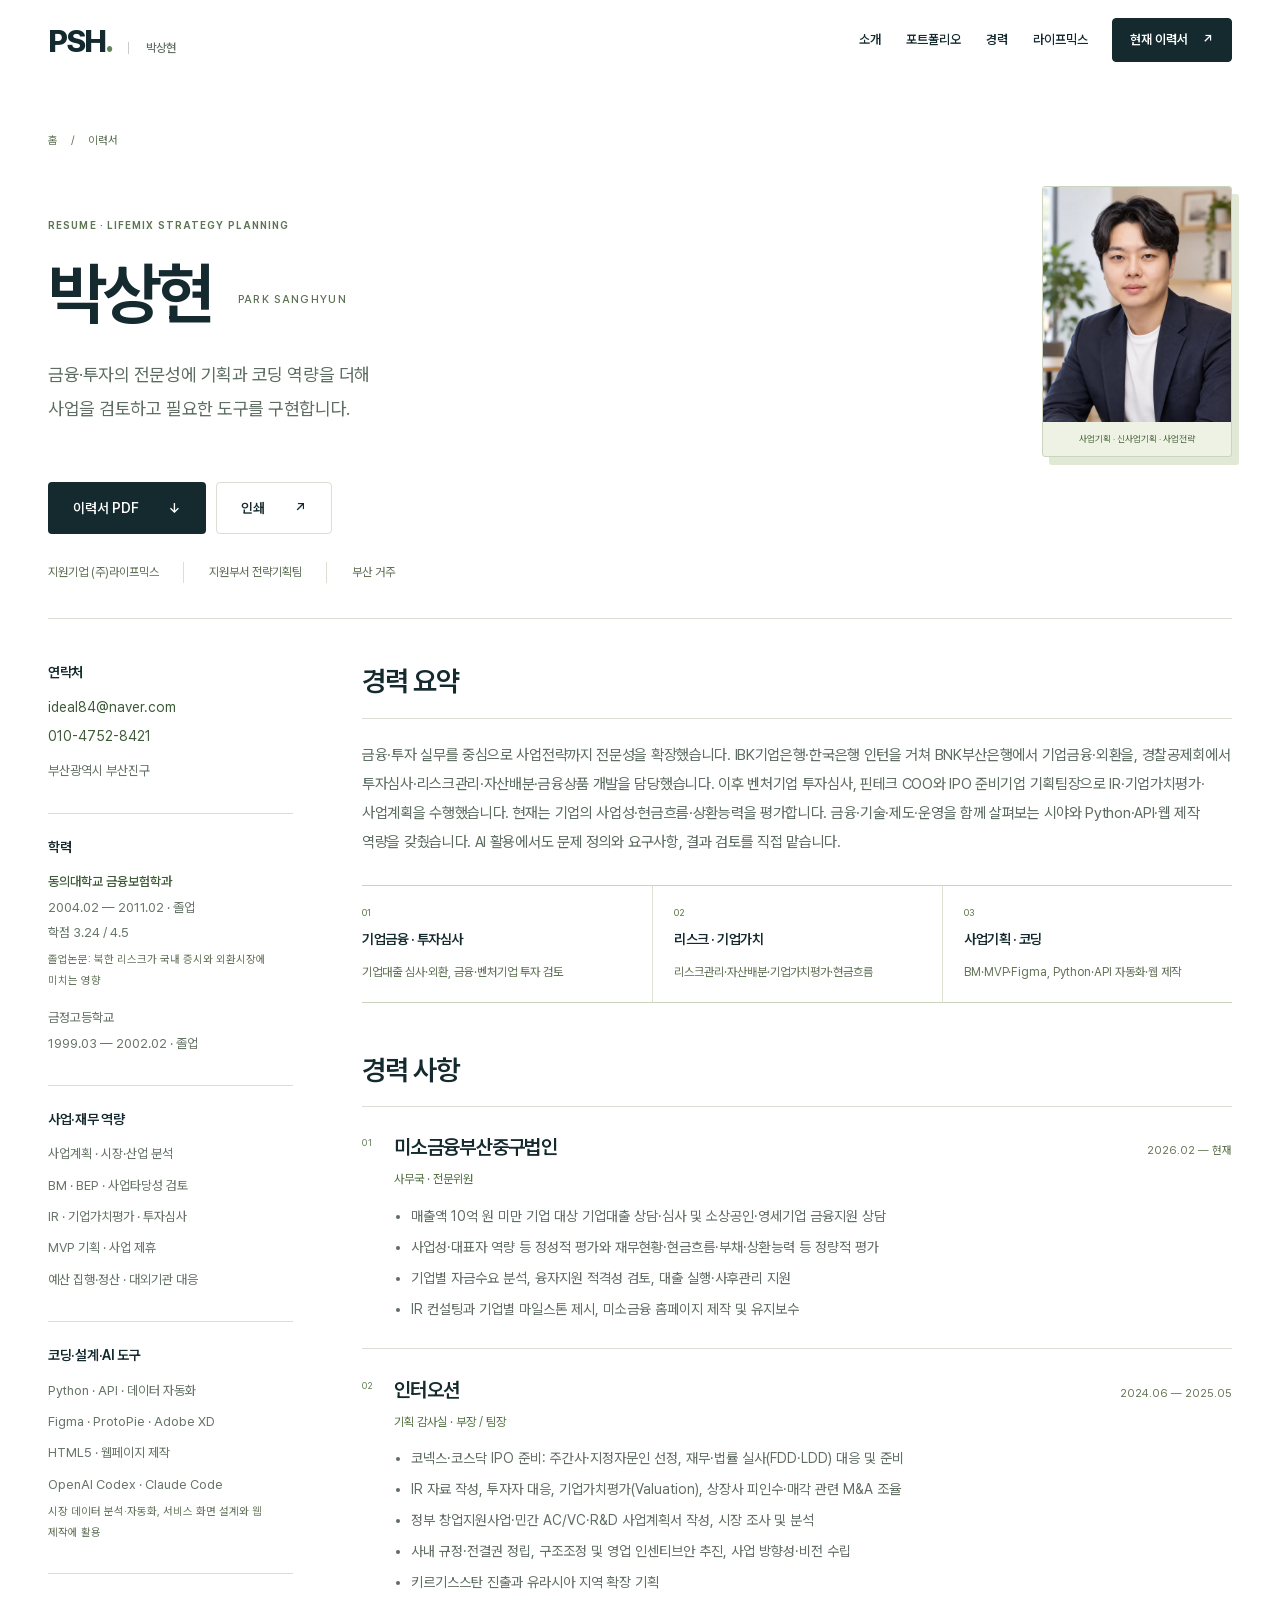
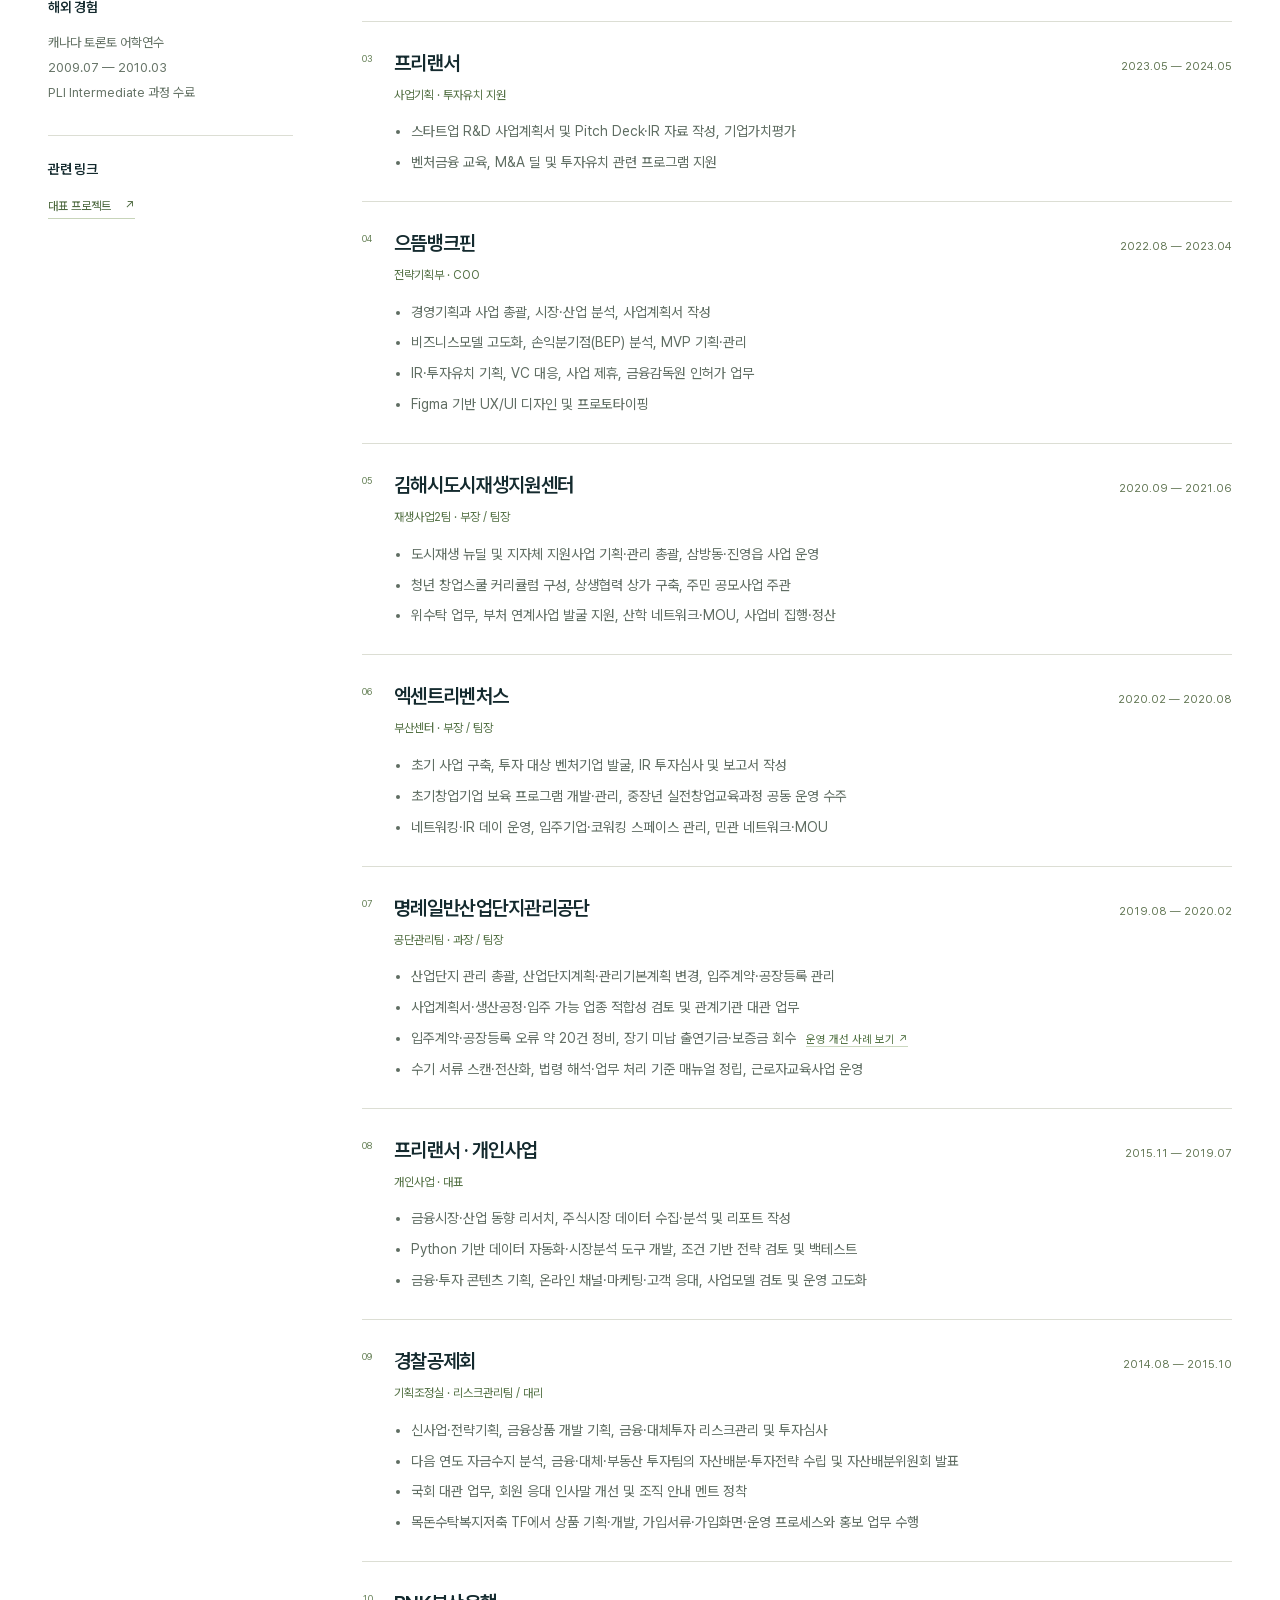
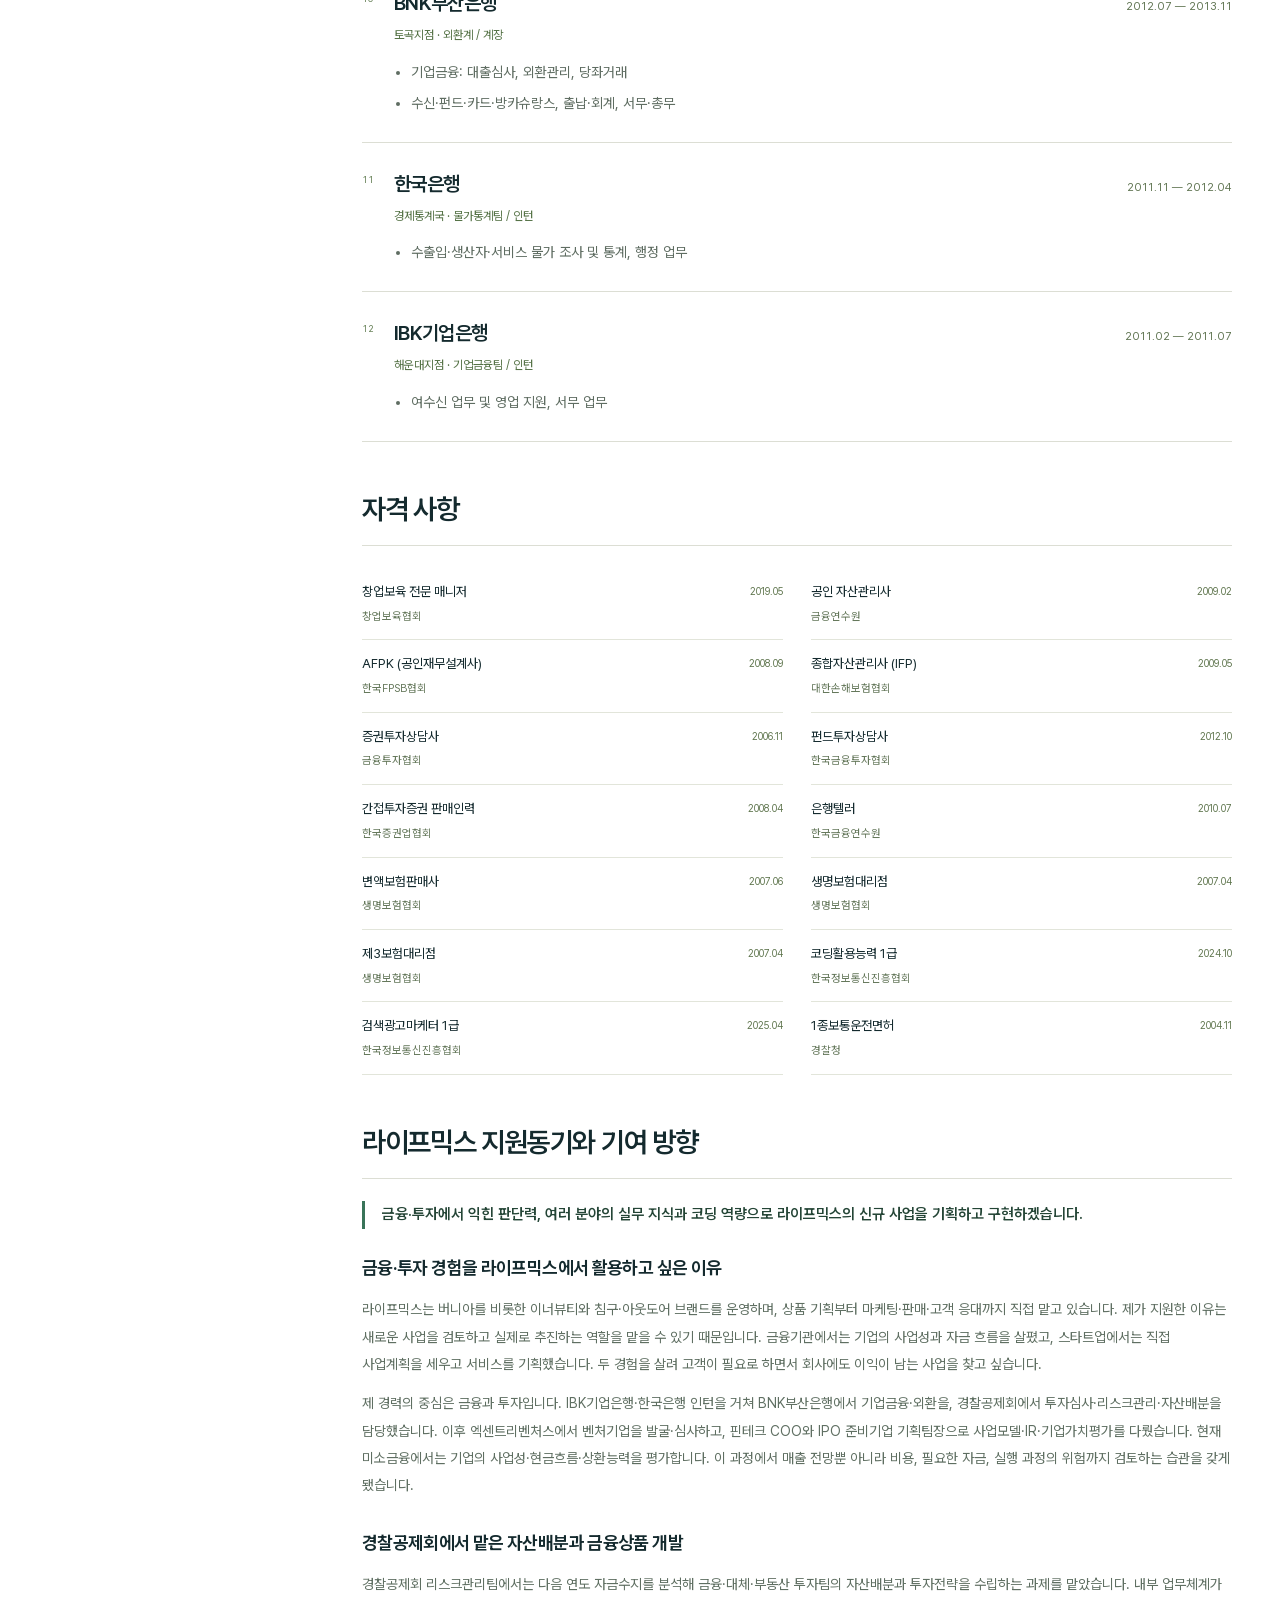
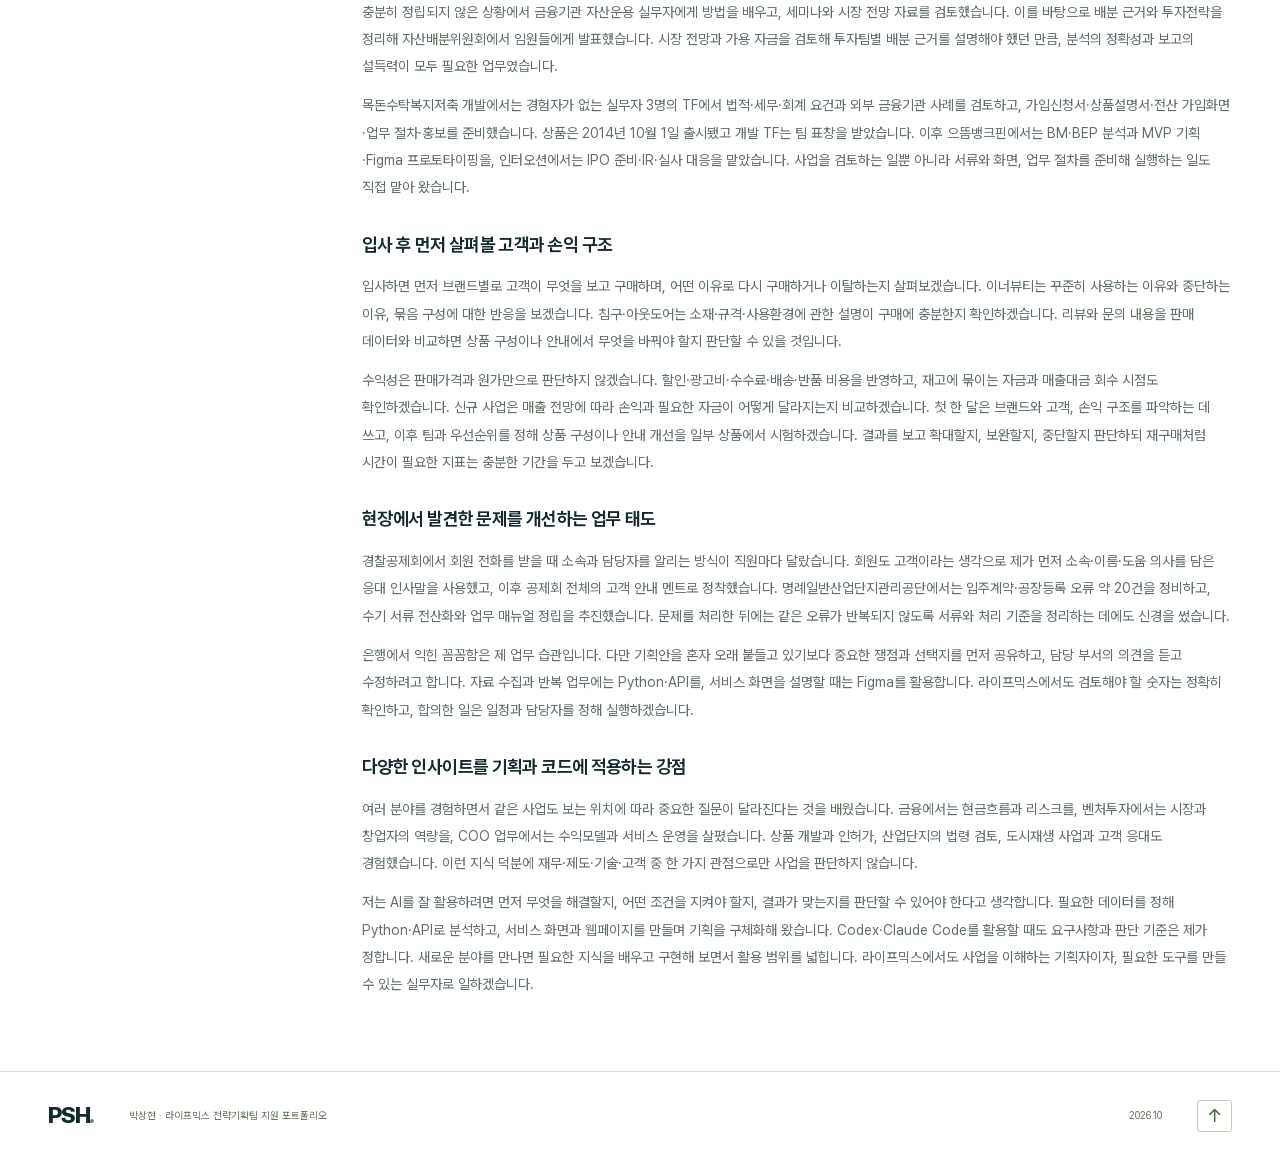
<file: resume.html>
<!doctype html>
<html lang="ko"><head>
<meta charset="UTF-8"><meta name="viewport" content="width=device-width, initial-scale=1">
<meta name="description" content="박상현의 전체 경력, 학력, 자격사항과 라이프믹스 전략기획팀 지원동기."><meta name="theme-color" content="#183d38">
<title>이력서 · 금융·투자·사업전략 | 박상현 포트폴리오</title>
<link rel="icon" type="image/svg+xml" href="assets/images/favicon.svg">
<link rel="stylesheet" href="assets/css/style.css?v=e5ffb7847da5"><link rel="stylesheet" href="assets/css/editorial.css?v=ea5d41d41aed"><link rel="stylesheet" href="assets/css/profile.css?v=8b5912eb126b"><script src="assets/js/app.js?v=d7a8e42bc516" defer></script>
  <link rel="stylesheet" href="assets/css/print.css?v=50b54aa16dff">
<link rel="stylesheet" href="assets/css/refinements.css?v=2a9ff23dcdfc">
</head><body class="subpage"><a class="skip-link" href="#main">본문으로 바로가기</a>
<header class="site-header"><div class="container header-inner">
<a class="brand" href="index.html" aria-label="박상현 포트폴리오 홈">PSH<span>.</span><span class="brand-caption">박상현</span></a>
<button class="menu-toggle" type="button" aria-controls="main-nav" aria-expanded="false" aria-label="메뉴 열기"><span></span><span></span></button>
<nav class="main-nav" id="main-nav" aria-label="주 메뉴"><a href="index.html#about">소개</a><a href="index.html#work">포트폴리오</a><a href="resume.html#experience">경력</a><a href="index.html#lifemix">라이프믹스</a></nav><a class="header-resume" href="resume.html" aria-current="page">현재 이력서<span aria-hidden="true">↗</span></a>
</div></header>
<main id="main" class="container">
<section class="page-intro" aria-labelledby="resume-title"><div class="breadcrumb"><a href="index.html">홈</a><span aria-hidden="true">/</span><span>이력서</span></div><div class="intro-topline"><div><p class="eyebrow">RESUME · LIFEMIX STRATEGY PLANNING</p><h1 id="resume-title" class="resume-name">박상현<span>PARK SANGHYUN</span></h1><p class="intro-subtitle">금융·투자의 전문성에 기획과 코딩 역량을 더해<br>사업을 검토하고 필요한 도구를 구현합니다.</p></div><figure class="resume-portrait"><img src="assets/images/park-sanghyun-profile.webp" alt="박상현" width="1044" height="1400"><figcaption>사업기획 · 신사업기획 · 사업전략</figcaption></figure></div><div class="page-actions"><a class="button button-dark" href="downloads/park-sanghyun-resume-lifemix.pdf" download>이력서 PDF <span aria-hidden="true">↓</span></a><button type="button" class="button button-outline" data-print>인쇄 <span aria-hidden="true">↗</span></button></div><div class="resume-facts"><span>지원기업 (주)라이프믹스</span><span>지원부서 전략기획팀</span><span>부산 거주</span></div></section>
<div class="resume-layout"><aside class="resume-sidebar" aria-label="연락처와 기본 역량">
<section class="sidebar-block"><h2>연락처</h2><div class="contact-details"><a href="mailto:ideal84@naver.com">ideal84@naver.com</a><a href="tel:+821047528421">010-4752-8421</a></div><p style="margin-top:9px">부산광역시 부산진구</p></section>
<section class="sidebar-block"><h2>학력</h2><p><strong>동의대학교 금융보험학과</strong><br>2004.02 — 2011.02 · 졸업<br>학점 3.24 / 4.5</p><small>졸업논문: 북한 리스크가 국내 증시와 외환시장에 미치는 영향</small><p style="margin-top:13px">금정고등학교<br>1999.03 — 2002.02 · 졸업</p></section>
<section class="sidebar-block" id="skills"><h2>사업·재무 역량</h2><ul class="skill-list"><li>사업계획 · 시장·산업 분석</li><li>BM · BEP · 사업타당성 검토</li><li>IR · 기업가치평가 · 투자심사</li><li>MVP 기획 · 사업 제휴</li><li>예산 집행·정산 · 대외기관 대응</li></ul></section>
<section class="sidebar-block" id="coding"><h2>코딩·설계·AI 도구</h2><ul class="skill-list"><li>Python · API · 데이터 자동화</li><li>Figma · ProtoPie · Adobe XD</li><li>HTML5 · 웹페이지 제작</li><li>OpenAI Codex · Claude Code</li></ul><small>시장 데이터 분석·자동화, 서비스 화면 설계와 웹 제작에 활용</small></section>
<section class="sidebar-block"><h2>해외 경험</h2><p>캐나다 토론토 어학연수<br>2009.07 — 2010.03<br>PLI Intermediate 과정 수료</p></section>
<section class="sidebar-block screen-only"><h2>관련 링크</h2><a class="side-link" href="index.html#work">대표 프로젝트 <span aria-hidden="true">↗</span></a></section>
</aside><div class="resume-main">
<section class="resume-block" aria-labelledby="summary-title"><h2 id="summary-title">경력 요약</h2><p>금융·투자 실무를 중심으로 사업전략까지 전문성을 확장했습니다. IBK기업은행·한국은행 인턴을 거쳐 BNK부산은행에서 기업금융·외환을, 경찰공제회에서 투자심사·리스크관리·자산배분·금융상품 개발을 담당했습니다. 이후 벤처기업 투자심사, 핀테크 COO와 IPO 준비기업 기획팀장으로 IR·기업가치평가·사업계획을 수행했습니다. 현재는 기업의 사업성·현금흐름·상환능력을 평가합니다. 금융·기술·제도·운영을 함께 살펴보는 시야와 Python·API·웹 제작 역량을 갖췄습니다. AI 활용에서도 문제 정의와 요구사항, 결과 검토를 직접 맡습니다.</p><div class="summary-competencies"><div><h3>기업금융 · 투자심사</h3><p>기업대출 심사·외환, 금융·벤처기업 투자 검토</p></div><div><h3>리스크 · 기업가치</h3><p>리스크관리·자산배분·기업가치평가·현금흐름</p></div><div><h3>사업기획 · 코딩</h3><p>BM·MVP·Figma, Python·API 자동화·웹 제작</p></div></div></section>
<section class="resume-block" id="experience" aria-labelledby="experience-title"><h2 id="experience-title">경력 사항</h2><article class="resume-job" id="job-miso"><div class="job-top"><h3>미소금융부산중구법인</h3><span class="job-period">2026.02 — 현재</span></div><p class="job-role">사무국 · 전문위원</p><ul><li>매출액 10억 원 미만 기업 대상 기업대출 상담·심사 및 소상공인·영세기업 금융지원 상담</li><li>사업성·대표자 역량 등 정성적 평가와 재무현황·현금흐름·부채·상환능력 등 정량적 평가</li><li>기업별 자금수요 분석, 융자지원 적격성 검토, 대출 실행·사후관리 지원</li><li>IR 컨설팅과 기업별 마일스톤 제시, 미소금융 홈페이지 제작 및 유지보수</li></ul></article><article class="resume-job" id="job-interocean"><div class="job-top"><h3>인터오션</h3><span class="job-period">2024.06 — 2025.05</span></div><p class="job-role">기획 감사실 · 부장 / 팀장</p><ul><li>코넥스·코스닥 IPO 준비: 주간사·지정자문인 선정, 재무·법률 실사(FDD·LDD) 대응 및 준비</li><li>IR 자료 작성, 투자자 대응, 기업가치평가(Valuation), 상장사 피인수·매각 관련 M&amp;A 조율</li><li>정부 창업지원사업·민간 AC/VC·R&amp;D 사업계획서 작성, 시장 조사 및 분석</li><li>사내 규정·전결권 정립, 구조조정 및 영업 인센티브안 추진, 사업 방향성·비전 수립</li><li>키르기스스탄 진출과 유라시아 지역 확장 기획</li></ul></article><article class="resume-job" id="job-freelance"><div class="job-top"><h3>프리랜서</h3><span class="job-period">2023.05 — 2024.05</span></div><p class="job-role">사업기획 · 투자유치 지원</p><ul><li>스타트업 R&amp;D 사업계획서 및 Pitch Deck·IR 자료 작성, 기업가치평가</li><li>벤처금융 교육, M&amp;A 딜 및 투자유치 관련 프로그램 지원</li></ul></article><article class="resume-job" id="job-fintech"><div class="job-top"><h3>으뜸뱅크핀</h3><span class="job-period">2022.08 — 2023.04</span></div><p class="job-role">전략기획부 · COO</p><ul><li>경영기획과 사업 총괄, 시장·산업 분석, 사업계획서 작성</li><li>비즈니스모델 고도화, 손익분기점(BEP) 분석, MVP 기획·관리</li><li>IR·투자유치 기획, VC 대응, 사업 제휴, 금융감독원 인허가 업무</li><li>Figma 기반 UX/UI 디자인 및 프로토타이핑</li></ul></article><article class="resume-job" id="job-urban"><div class="job-top"><h3>김해시도시재생지원센터</h3><span class="job-period">2020.09 — 2021.06</span></div><p class="job-role">재생사업2팀 · 부장 / 팀장</p><ul><li>도시재생 뉴딜 및 지자체 지원사업 기획·관리 총괄, 삼방동·진영읍 사업 운영</li><li>청년 창업스쿨 커리큘럼 구성, 상생협력 상가 구축, 주민 공모사업 주관</li><li>위수탁 업무, 부처 연계사업 발굴 지원, 산학 네트워크·MOU, 사업비 집행·정산</li></ul></article><article class="resume-job" id="job-xentri"><div class="job-top"><h3>엑센트리벤처스</h3><span class="job-period">2020.02 — 2020.08</span></div><p class="job-role">부산센터 · 부장 / 팀장</p><ul><li>초기 사업 구축, 투자 대상 벤처기업 발굴, IR 투자심사 및 보고서 작성</li><li>초기창업기업 보육 프로그램 개발·관리, 중장년 실전창업교육과정 공동 운영 수주</li><li>네트워킹·IR 데이 운영, 입주기업·코워킹 스페이스 관리, 민관 네트워크·MOU</li></ul></article><article class="resume-job" id="job-industrial"><div class="job-top"><h3>명례일반산업단지관리공단</h3><span class="job-period">2019.08 — 2020.02</span></div><p class="job-role">공단관리팀 · 과장 / 팀장</p><ul><li>산업단지 관리 총괄, 산업단지계획·관리기본계획 변경, 입주계약·공장등록 관리</li><li>사업계획서·생산공정·입주 가능 업종 적합성 검토 및 관계기관 대관 업무</li><li>입주계약·공장등록 오류 약 20건 정비, 장기 미납 출연기금·보증금 회수 <a class="career-detail-link" href="projects/operations.html">운영 개선 사례 보기 ↗</a></li><li>수기 서류 스캔·전산화, 법령 해석·업무 처리 기준 매뉴얼 정립, 근로자교육사업 운영</li></ul></article><article class="resume-job" id="job-personal"><div class="job-top"><h3>프리랜서 · 개인사업</h3><span class="job-period">2015.11 — 2019.07</span></div><p class="job-role">개인사업 · 대표</p><ul><li>금융시장·산업 동향 리서치, 주식시장 데이터 수집·분석 및 리포트 작성</li><li>Python 기반 데이터 자동화·시장분석 도구 개발, 조건 기반 전략 검토 및 백테스트</li><li>금융·투자 콘텐츠 기획, 온라인 채널·마케팅·고객 응대, 사업모델 검토 및 운영 고도화</li></ul></article><article class="resume-job" id="job-police"><div class="job-top"><h3>경찰공제회</h3><span class="job-period">2014.08 — 2015.10</span></div><p class="job-role">기획조정실 · 리스크관리팀 / 대리</p><ul><li>신사업·전략기획, 금융상품 개발 기획, 금융·대체투자 리스크관리 및 투자심사</li><li>다음 연도 자금수지 분석, 금융·대체·부동산 투자팀의 자산배분·투자전략 수립 및 자산배분위원회 발표</li><li>국회 대관 업무, 회원 응대 인사말 개선 및 조직 안내 멘트 정착</li><li>목돈수탁복지저축 TF에서 상품 기획·개발, 가입서류·가입화면·운영 프로세스와 홍보 업무 수행</li></ul></article><article class="resume-job" id="job-bnk"><div class="job-top"><h3>BNK부산은행</h3><span class="job-period">2012.07 — 2013.11</span></div><p class="job-role">토곡지점 · 외환계 / 계장</p><ul><li>기업금융: 대출심사, 외환관리, 당좌거래</li><li>수신·펀드·카드·방카슈랑스, 출납·회계, 서무·총무</li></ul></article><article class="resume-job" id="job-bok"><div class="job-top"><h3>한국은행</h3><span class="job-period">2011.11 — 2012.04</span></div><p class="job-role">경제통계국 · 물가통계팀 / 인턴</p><ul><li>수출입·생산자·서비스 물가 조사 및 통계, 행정 업무</li></ul></article><article class="resume-job" id="job-ibk"><div class="job-top"><h3>IBK기업은행</h3><span class="job-period">2011.02 — 2011.07</span></div><p class="job-role">해운대지점 · 기업금융팀 / 인턴</p><ul><li>여수신 업무 및 영업 지원, 서무 업무</li></ul></article></section>
<section class="resume-block" aria-labelledby="certificates-title"><h2 id="certificates-title">자격 사항</h2><ul class="certificate-list"><li><div>창업보육 전문 매니저<small>창업보육협회</small></div><span>2019.05</span></li><li><div>공인 자산관리사<small>금융연수원</small></div><span>2009.02</span></li><li><div>AFPK (공인재무설계사)<small>한국FPSB협회</small></div><span>2008.09</span></li><li><div>종합자산관리사 (IFP)<small>대한손해보험협회</small></div><span>2009.05</span></li><li><div>증권투자상담사<small>금융투자협회</small></div><span>2006.11</span></li><li><div>펀드투자상담사<small>한국금융투자협회</small></div><span>2012.10</span></li><li><div>간접투자증권 판매인력<small>한국증권업협회</small></div><span>2008.04</span></li><li><div>은행텔러<small>한국금융연수원</small></div><span>2010.07</span></li><li><div>변액보험판매사<small>생명보험협회</small></div><span>2007.06</span></li><li><div>생명보험대리점<small>생명보험협회</small></div><span>2007.04</span></li><li><div>제3보험대리점<small>생명보험협회</small></div><span>2007.04</span></li><li><div>코딩활용능력 1급<small>한국정보통신진흥협회</small></div><span>2024.10</span></li><li><div>검색광고마케터 1급<small>한국정보통신진흥협회</small></div><span>2025.04</span></li><li><div>1종보통운전면허<small>경찰청</small></div><span>2004.11</span></li></ul></section>
<section class="resume-block" id="application" aria-labelledby="letter-title">
<h2 id="letter-title">라이프믹스 지원동기와 기여 방향</h2>
<div class="letter-body">
<p class="letter-thesis">금융·투자에서 익힌 판단력, 여러 분야의 실무 지식과 코딩 역량으로 라이프믹스의 신규 사업을 기획하고 구현하겠습니다.</p>
<div class="letter-section"><h3>금융·투자 경험을 라이프믹스에서 활용하고 싶은 이유</h3>
<p>라이프믹스는 버니아를 비롯한 이너뷰티와 침구·아웃도어 브랜드를 운영하며, 상품 기획부터 마케팅·판매·고객 응대까지 직접 맡고 있습니다. 제가 지원한 이유는 새로운 사업을 검토하고 실제로 추진하는 역할을 맡을 수 있기 때문입니다. 금융기관에서는 기업의 사업성과 자금 흐름을 살폈고, 스타트업에서는 직접 사업계획을 세우고 서비스를 기획했습니다. 두 경험을 살려 고객이 필요로 하면서 회사에도 이익이 남는 사업을 찾고 싶습니다.</p>
<p>제 경력의 중심은 금융과 투자입니다. IBK기업은행·한국은행 인턴을 거쳐 BNK부산은행에서 기업금융·외환을, 경찰공제회에서 투자심사·리스크관리·자산배분을 담당했습니다. 이후 엑센트리벤처스에서 벤처기업을 발굴·심사하고, 핀테크 COO와 IPO 준비기업 기획팀장으로 사업모델·IR·기업가치평가를 다뤘습니다. 현재 미소금융에서는 기업의 사업성·현금흐름·상환능력을 평가합니다. 이 과정에서 매출 전망뿐 아니라 비용, 필요한 자금, 실행 과정의 위험까지 검토하는 습관을 갖게 됐습니다.</p></div>
<div class="letter-section"><h3>경찰공제회에서 맡은 자산배분과 금융상품 개발</h3>
<p>경찰공제회 리스크관리팀에서는 다음 연도 자금수지를 분석해 금융·대체·부동산 투자팀의 자산배분과 투자전략을 수립하는 과제를 맡았습니다. 내부 업무체계가 충분히 정립되지 않은 상황에서 금융기관 자산운용 실무자에게 방법을 배우고, 세미나와 시장 전망 자료를 검토했습니다. 이를 바탕으로 배분 근거와 투자전략을 정리해 자산배분위원회에서 임원들에게 발표했습니다. 시장 전망과 가용 자금을 검토해 투자팀별 배분 근거를 설명해야 했던 만큼, 분석의 정확성과 보고의 설득력이 모두 필요한 업무였습니다.</p>
<p>목돈수탁복지저축 개발에서는 경험자가 없는 실무자 3명의 TF에서 법적·세무·회계 요건과 외부 금융기관 사례를 검토하고, 가입신청서·상품설명서·전산 가입화면·업무 절차·홍보를 준비했습니다. 상품은 2014년 10월 1일 출시됐고 개발 TF는 팀 표창을 받았습니다. 이후 으뜸뱅크핀에서는 BM·BEP 분석과 MVP 기획·Figma 프로토타이핑을, 인터오션에서는 IPO 준비·IR·실사 대응을 맡았습니다. 사업을 검토하는 일뿐 아니라 서류와 화면, 업무 절차를 준비해 실행하는 일도 직접 맡아 왔습니다.</p></div>
<div class="letter-section"><h3>입사 후 먼저 살펴볼 고객과 손익 구조</h3>
<p>입사하면 먼저 브랜드별로 고객이 무엇을 보고 구매하며, 어떤 이유로 다시 구매하거나 이탈하는지 살펴보겠습니다. 이너뷰티는 꾸준히 사용하는 이유와 중단하는 이유, 묶음 구성에 대한 반응을 보겠습니다. 침구·아웃도어는 소재·규격·사용환경에 관한 설명이 구매에 충분한지 확인하겠습니다. 리뷰와 문의 내용을 판매 데이터와 비교하면 상품 구성이나 안내에서 무엇을 바꿔야 할지 판단할 수 있을 것입니다.</p>
<p>수익성은 판매가격과 원가만으로 판단하지 않겠습니다. 할인·광고비·수수료·배송·반품 비용을 반영하고, 재고에 묶이는 자금과 매출대금 회수 시점도 확인하겠습니다. 신규 사업은 매출 전망에 따라 손익과 필요한 자금이 어떻게 달라지는지 비교하겠습니다. 첫 한 달은 브랜드와 고객, 손익 구조를 파악하는 데 쓰고, 이후 팀과 우선순위를 정해 상품 구성이나 안내 개선을 일부 상품에서 시험하겠습니다. 결과를 보고 확대할지, 보완할지, 중단할지 판단하되 재구매처럼 시간이 필요한 지표는 충분한 기간을 두고 보겠습니다.</p></div>
<div class="letter-section"><h3>현장에서 발견한 문제를 개선하는 업무 태도</h3>
<p>경찰공제회에서 회원 전화를 받을 때 소속과 담당자를 알리는 방식이 직원마다 달랐습니다. 회원도 고객이라는 생각으로 제가 먼저 소속·이름·도움 의사를 담은 응대 인사말을 사용했고, 이후 공제회 전체의 고객 안내 멘트로 정착했습니다. 명례일반산업단지관리공단에서는 입주계약·공장등록 오류 약 20건을 정비하고, 수기 서류 전산화와 업무 매뉴얼 정립을 추진했습니다. 문제를 처리한 뒤에는 같은 오류가 반복되지 않도록 서류와 처리 기준을 정리하는 데에도 신경을 썼습니다.</p>
<p>은행에서 익힌 꼼꼼함은 제 업무 습관입니다. 다만 기획안을 혼자 오래 붙들고 있기보다 중요한 쟁점과 선택지를 먼저 공유하고, 담당 부서의 의견을 듣고 수정하려고 합니다. 자료 수집과 반복 업무에는 Python·API를, 서비스 화면을 설명할 때는 Figma를 활용합니다. 라이프믹스에서도 검토해야 할 숫자는 정확히 확인하고, 합의한 일은 일정과 담당자를 정해 실행하겠습니다.</p></div>
<div class="letter-section"><h3>다양한 인사이트를 기획과 코드에 적용하는 강점</h3>
<p>여러 분야를 경험하면서 같은 사업도 보는 위치에 따라 중요한 질문이 달라진다는 것을 배웠습니다. 금융에서는 현금흐름과 리스크를, 벤처투자에서는 시장과 창업자의 역량을, COO 업무에서는 수익모델과 서비스 운영을 살폈습니다. 상품 개발과 인허가, 산업단지의 법령 검토, 도시재생 사업과 고객 응대도 경험했습니다. 이런 지식 덕분에 재무·제도·기술·고객 중 한 가지 관점으로만 사업을 판단하지 않습니다.</p>
<p>저는 AI를 잘 활용하려면 먼저 무엇을 해결할지, 어떤 조건을 지켜야 할지, 결과가 맞는지를 판단할 수 있어야 한다고 생각합니다. 필요한 데이터를 정해 Python·API로 분석하고, 서비스 화면과 웹페이지를 만들며 기획을 구체화해 왔습니다. Codex·Claude Code를 활용할 때도 요구사항과 판단 기준은 제가 정합니다. 새로운 분야를 만나면 필요한 지식을 배우고 구현해 보면서 활용 범위를 넓힙니다. 라이프믹스에서도 사업을 이해하는 기획자이자, 필요한 도구를 만들 수 있는 실무자로 일하겠습니다.</p></div>
</div></section>
</div></div></main><footer class="site-footer"><div class="container footer-inner"><a class="brand" href="index.html" aria-label="박상현 포트폴리오 홈">PSH<span>.</span></a><p>박상현 · 라이프믹스 전략기획팀 지원 포트폴리오</p><span>2026.10</span><a href="#main" class="back-top" aria-label="페이지 처음으로">↑</a></div></footer></body></html>
</file>
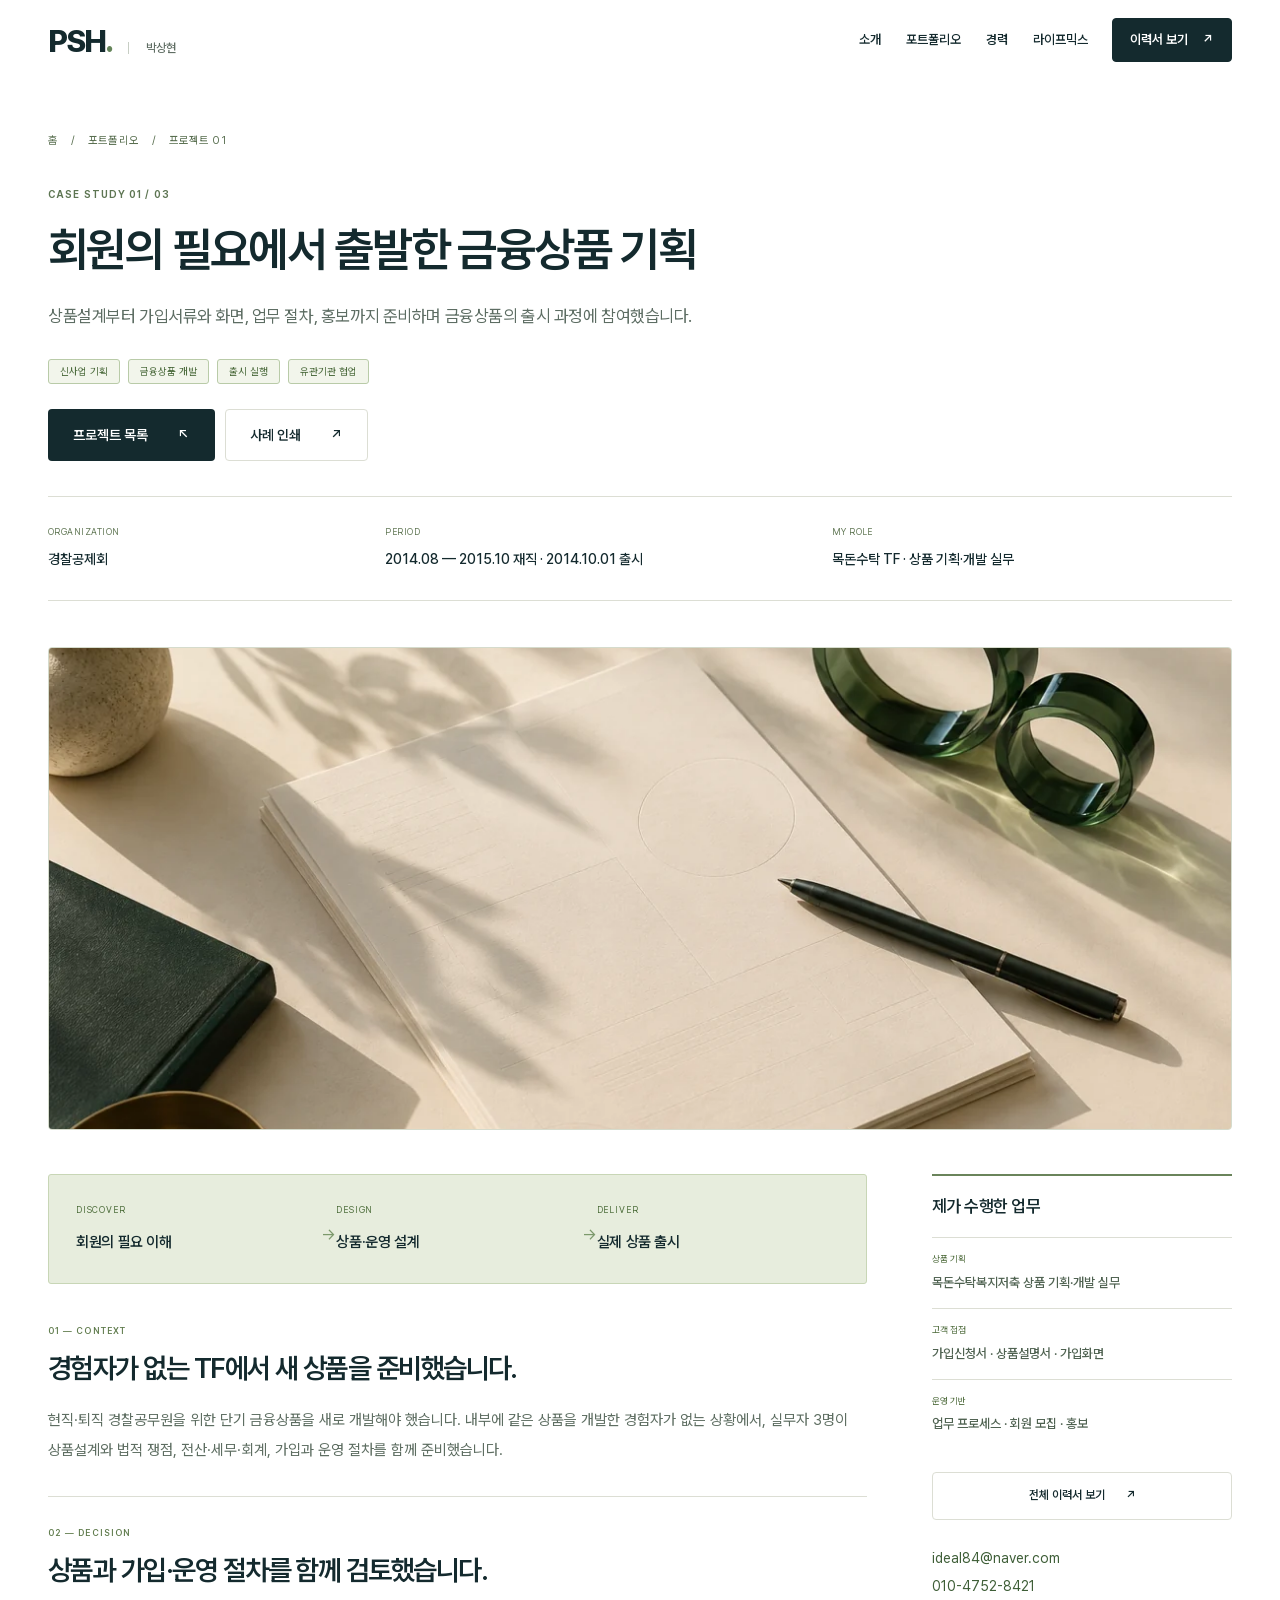
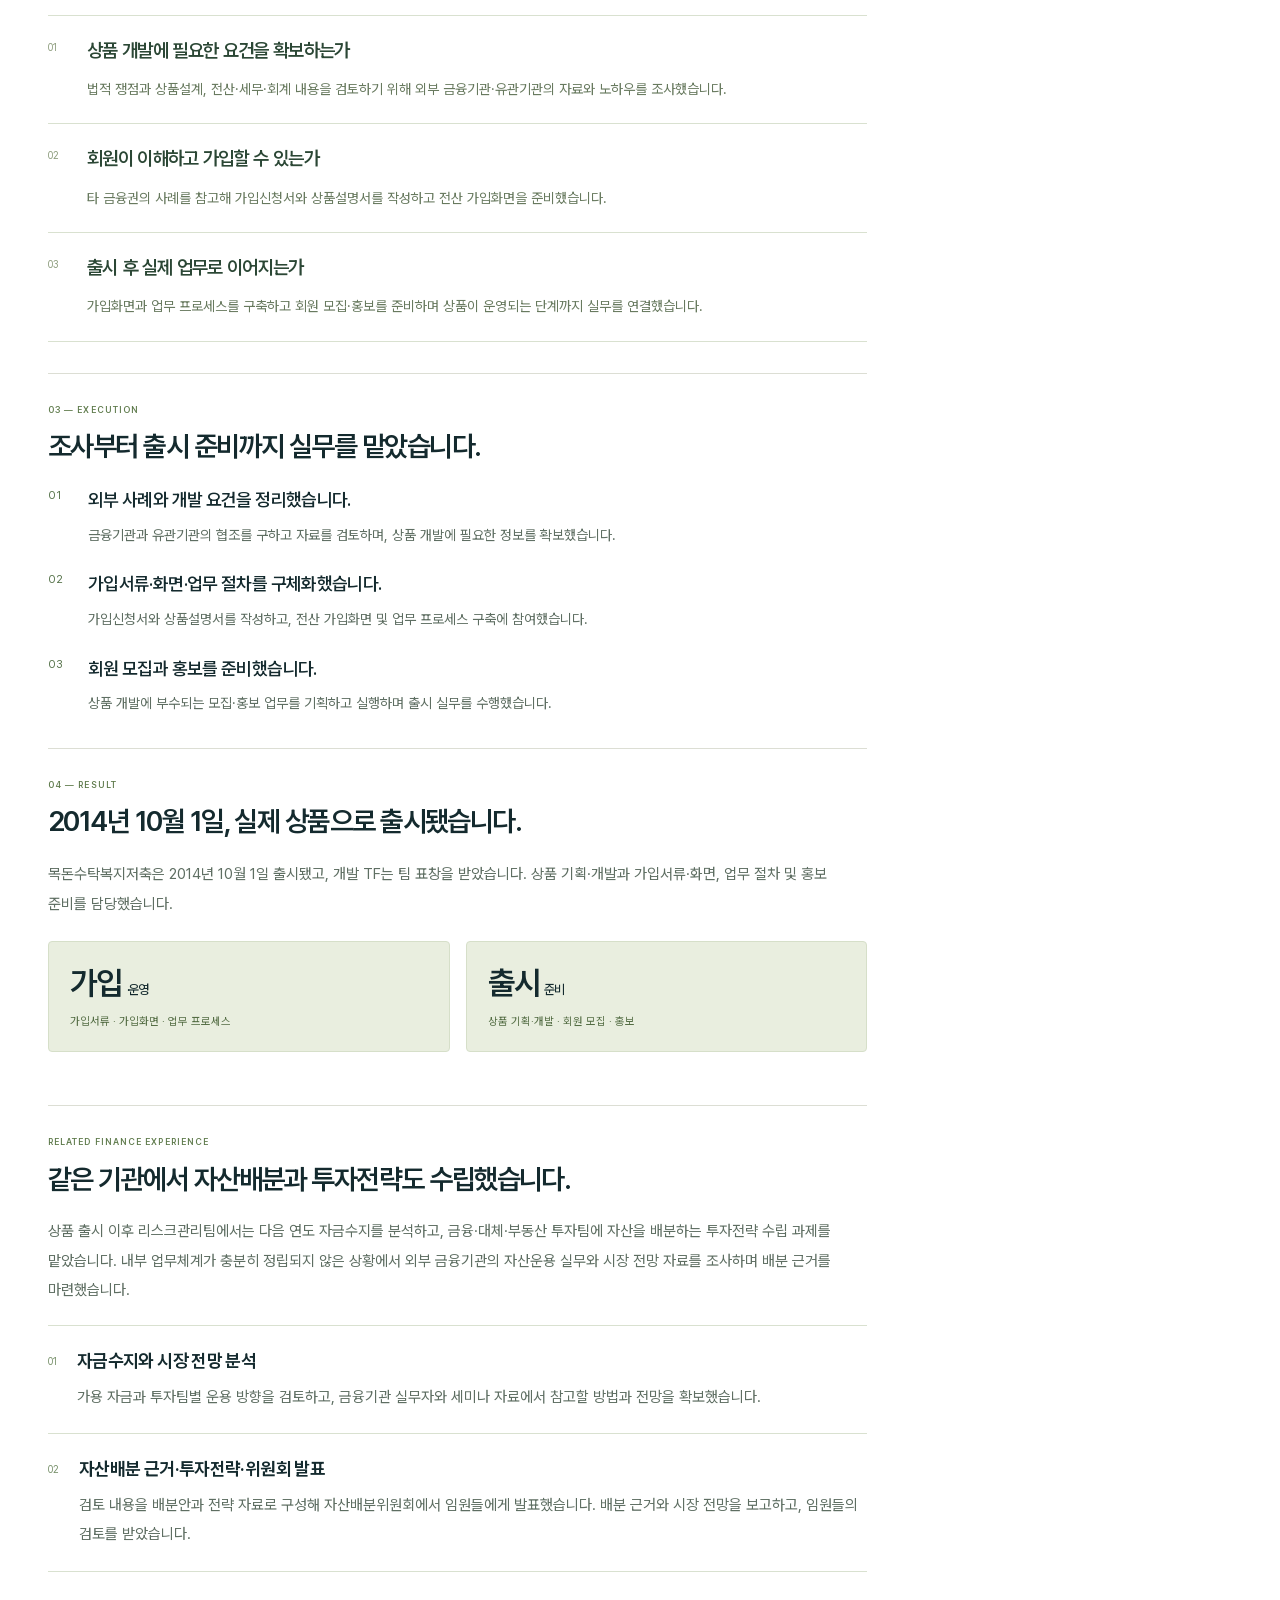
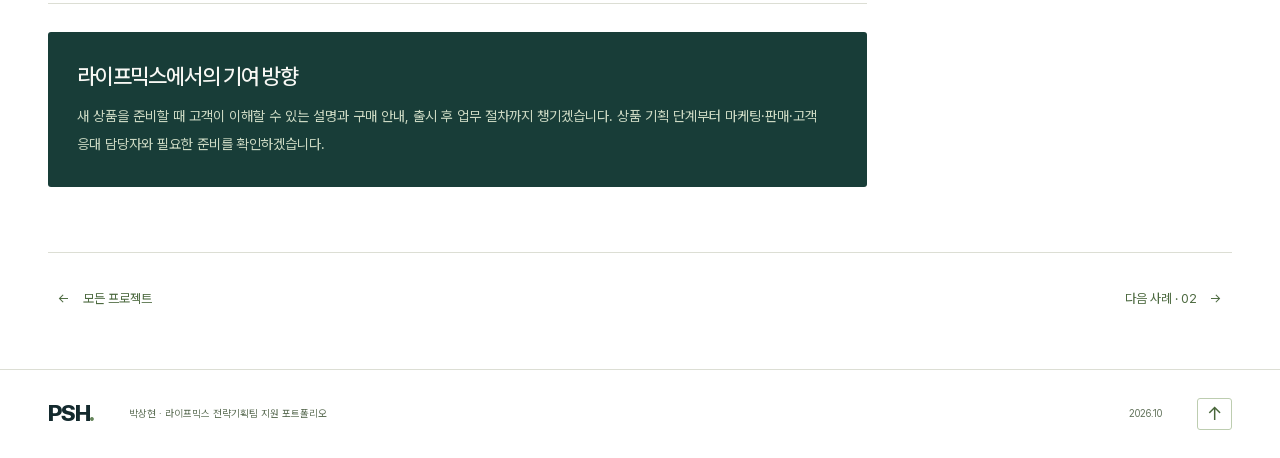
<file: projects/financial-product.html>
<!doctype html>
<html lang="ko"><head>
<meta charset="UTF-8"><meta name="viewport" content="width=device-width, initial-scale=1">
<meta name="description" content="상품설계부터 가입서류와 화면, 업무 절차, 홍보까지 준비하며 금융상품의 출시 과정에 참여했습니다."><meta name="theme-color" content="#183d38">
<title>목돈수탁복지저축 기획·개발 및 출시 | 박상현 포트폴리오</title>
<link rel="icon" type="image/svg+xml" href="../assets/images/favicon.svg">
<link rel="stylesheet" href="../assets/css/style.css?v=e5ffb7847da5"><link rel="stylesheet" href="../assets/css/editorial.css?v=ea5d41d41aed"><link rel="stylesheet" href="../assets/css/photography.css?v=0030769e5a97"><script src="../assets/js/app.js?v=d7a8e42bc516" defer></script>
  <link rel="stylesheet" href="../assets/css/print.css?v=50b54aa16dff">
<link rel="stylesheet" href="../assets/css/refinements.css?v=2a9ff23dcdfc">
</head><body class="subpage"><a class="skip-link" href="#main">본문으로 바로가기</a>
<header class="site-header"><div class="container header-inner">
<a class="brand" href="../index.html" aria-label="박상현 포트폴리오 홈">PSH<span>.</span><span class="brand-caption">박상현</span></a>
<button class="menu-toggle" type="button" aria-controls="main-nav" aria-expanded="false" aria-label="메뉴 열기"><span></span><span></span></button>
<nav class="main-nav" id="main-nav" aria-label="주 메뉴"><a href="../index.html#about">소개</a><a href="../index.html#work">포트폴리오</a><a href="../resume.html#experience">경력</a><a href="../index.html#lifemix">라이프믹스</a></nav><a class="header-resume" href="../resume.html">이력서 보기<span aria-hidden="true">↗</span></a>
</div></header>
<main id="main" class="container"><section class="page-intro project-intro" aria-labelledby="project-title"><div class="breadcrumb"><a href="../index.html">홈</a><span aria-hidden="true">/</span><a href="../index.html#work">포트폴리오</a><span aria-hidden="true">/</span><span>프로젝트 01</span></div><p class="eyebrow">CASE STUDY 01 / 03</p><h1 id="project-title">회원의 필요에서 출발한 금융상품 기획</h1><p class="intro-subtitle">상품설계부터 가입서류와 화면, 업무 절차, 홍보까지 준비하며 금융상품의 출시 과정에 참여했습니다.</p><div class="project-tags"><span>신사업 기획</span><span>금융상품 개발</span><span>출시 실행</span><span>유관기관 협업</span></div><div class="page-actions screen-only"><a class="button button-dark" href="../index.html#work">프로젝트 목록 <span aria-hidden="true">↖</span></a><button type="button" class="button button-outline" data-print>사례 인쇄 <span aria-hidden="true">↗</span></button></div></section>
<div class="project-meta-grid"><div><small>ORGANIZATION</small><strong>경찰공제회</strong></div><div><small>PERIOD</small><strong>2014.08 — 2015.10 재직 · 2014.10.01 출시</strong></div><div><small>MY ROLE</small><strong>목돈수탁 TF · 상품 기획·개발 실무</strong></div></div>
<figure class="project-cover" aria-hidden="true"><img src="../assets/images/financial-product-cover.webp" alt="" width="1200" height="800" decoding="async"></figure>
<div class="project-body"><div class="project-main"><div class="project-flow" aria-label="프로젝트 흐름"><div><small>DISCOVER</small><strong>회원의 필요 이해</strong></div><div><small>DESIGN</small><strong>상품·운영 설계</strong></div><div><small>DELIVER</small><strong>실제 상품 출시</strong></div></div>
<section class="project-block"><span class="block-label">01 — CONTEXT</span><h2>경험자가 없는 TF에서 새 상품을 준비했습니다.</h2><p>현직·퇴직 경찰공무원을 위한 단기 금융상품을 새로 개발해야 했습니다. 내부에 같은 상품을 개발한 경험자가 없는 상황에서, 실무자 3명이 상품설계와 법적 쟁점, 전산·세무·회계, 가입과 운영 절차를 함께 준비했습니다.</p></section><section class="project-block"><span class="block-label">02 — DECISION</span><h2>상품과 가입·운영 절차를 함께 검토했습니다.</h2><ol class="judgment-list"><li><h3>상품 개발에 필요한 요건을 확보하는가</h3><p>법적 쟁점과 상품설계, 전산·세무·회계 내용을 검토하기 위해 외부 금융기관·유관기관의 자료와 노하우를 조사했습니다.</p></li><li><h3>회원이 이해하고 가입할 수 있는가</h3><p>타 금융권의 사례를 참고해 가입신청서와 상품설명서를 작성하고 전산 가입화면을 준비했습니다.</p></li><li><h3>출시 후 실제 업무로 이어지는가</h3><p>가입화면과 업무 프로세스를 구축하고 회원 모집·홍보를 준비하며 상품이 운영되는 단계까지 실무를 연결했습니다.</p></li></ol></section><section class="project-block"><span class="block-label">03 — EXECUTION</span><h2>조사부터 출시 준비까지 실무를 맡았습니다.</h2><ol class="action-list"><li><h3>외부 사례와 개발 요건을 정리했습니다.</h3><p>금융기관과 유관기관의 협조를 구하고 자료를 검토하며, 상품 개발에 필요한 정보를 확보했습니다.</p></li><li><h3>가입서류·화면·업무 절차를 구체화했습니다.</h3><p>가입신청서와 상품설명서를 작성하고, 전산 가입화면 및 업무 프로세스 구축에 참여했습니다.</p></li><li><h3>회원 모집과 홍보를 준비했습니다.</h3><p>상품 개발에 부수되는 모집·홍보 업무를 기획하고 실행하며 출시 실무를 수행했습니다.</p></li></ol></section><section class="project-block"><span class="block-label">04 — RESULT</span><h2>2014년 10월 1일, 실제 상품으로 출시됐습니다.</h2><p>목돈수탁복지저축은 2014년 10월 1일 출시됐고, 개발 TF는 팀 표창을 받았습니다. 상품 기획·개발과 가입서류·화면, 업무 절차 및 홍보 준비를 담당했습니다.</p><div class="outcome-grid"><div><strong>가입<span>·운영</span></strong><small>가입서류 · 가입화면 · 업무 프로세스</small></div><div><strong>출시<span>준비</span></strong><small>상품 기획·개발 · 회원 모집 · 홍보</small></div></div></section>
<section class="project-block" id="investment-strategy"><span class="block-label">RELATED FINANCE EXPERIENCE</span><h2>같은 기관에서 자산배분과 투자전략도 수립했습니다.</h2><p>상품 출시 이후 리스크관리팀에서는 다음 연도 자금수지를 분석하고, 금융·대체·부동산 투자팀에 자산을 배분하는 투자전략 수립 과제를 맡았습니다. 내부 업무체계가 충분히 정립되지 않은 상황에서 외부 금융기관의 자산운용 실무와 시장 전망 자료를 조사하며 배분 근거를 마련했습니다.</p><div class="deliverable-list"><article><span>01</span><div><h3>자금수지와 시장 전망 분석</h3><p>가용 자금과 투자팀별 운용 방향을 검토하고, 금융기관 실무자와 세미나 자료에서 참고할 방법과 전망을 확보했습니다.</p></div></article><article><span>02</span><div><h3>자산배분 근거·투자전략·위원회 발표</h3><p>검토 내용을 배분안과 전략 자료로 구성해 자산배분위원회에서 임원들에게 발표했습니다. 배분 근거와 시장 전망을 보고하고, 임원들의 검토를 받았습니다.</p></div></article></div></section>
<section class="project-fit"><h2>라이프믹스에서의 기여 방향</h2><p>새 상품을 준비할 때 고객이 이해할 수 있는 설명과 구매 안내, 출시 후 업무 절차까지 챙기겠습니다. 상품 기획 단계부터 마케팅·판매·고객 응대 담당자와 필요한 준비를 확인하겠습니다.</p></section></div>
<aside class="project-aside" aria-label="프로젝트 수행 내용"><h2>제가 수행한 업무</h2><ul><li><small>상품 기획</small><strong>목돈수탁복지저축 상품 기획·개발 실무</strong></li><li><small>고객 접점</small><strong>가입신청서 · 상품설명서 · 가입화면</strong></li><li><small>운영 기반</small><strong>업무 프로세스 · 회원 모집 · 홍보</strong></li></ul><a class="button button-outline" href="../resume.html">전체 이력서 보기 <span aria-hidden="true">↗</span></a><div class="contact-details" style="margin-top:19px"><a href="mailto:ideal84@naver.com">ideal84@naver.com</a><a href="tel:+821047528421">010-4752-8421</a></div></aside>
</div><nav class="project-pagination" aria-label="프로젝트 이동"><a href="../index.html#work"><span aria-hidden="true">←</span> 모든 프로젝트</a><a href="fintech-mvp.html">다음 사례 · 02 <span aria-hidden="true">→</span></a></nav></main><footer class="site-footer"><div class="container footer-inner"><a class="brand" href="../index.html" aria-label="박상현 포트폴리오 홈">PSH<span>.</span></a><p>박상현 · 라이프믹스 전략기획팀 지원 포트폴리오</p><span>2026.10</span><a href="#main" class="back-top" aria-label="페이지 처음으로">↑</a></div></footer></body></html>
</file>
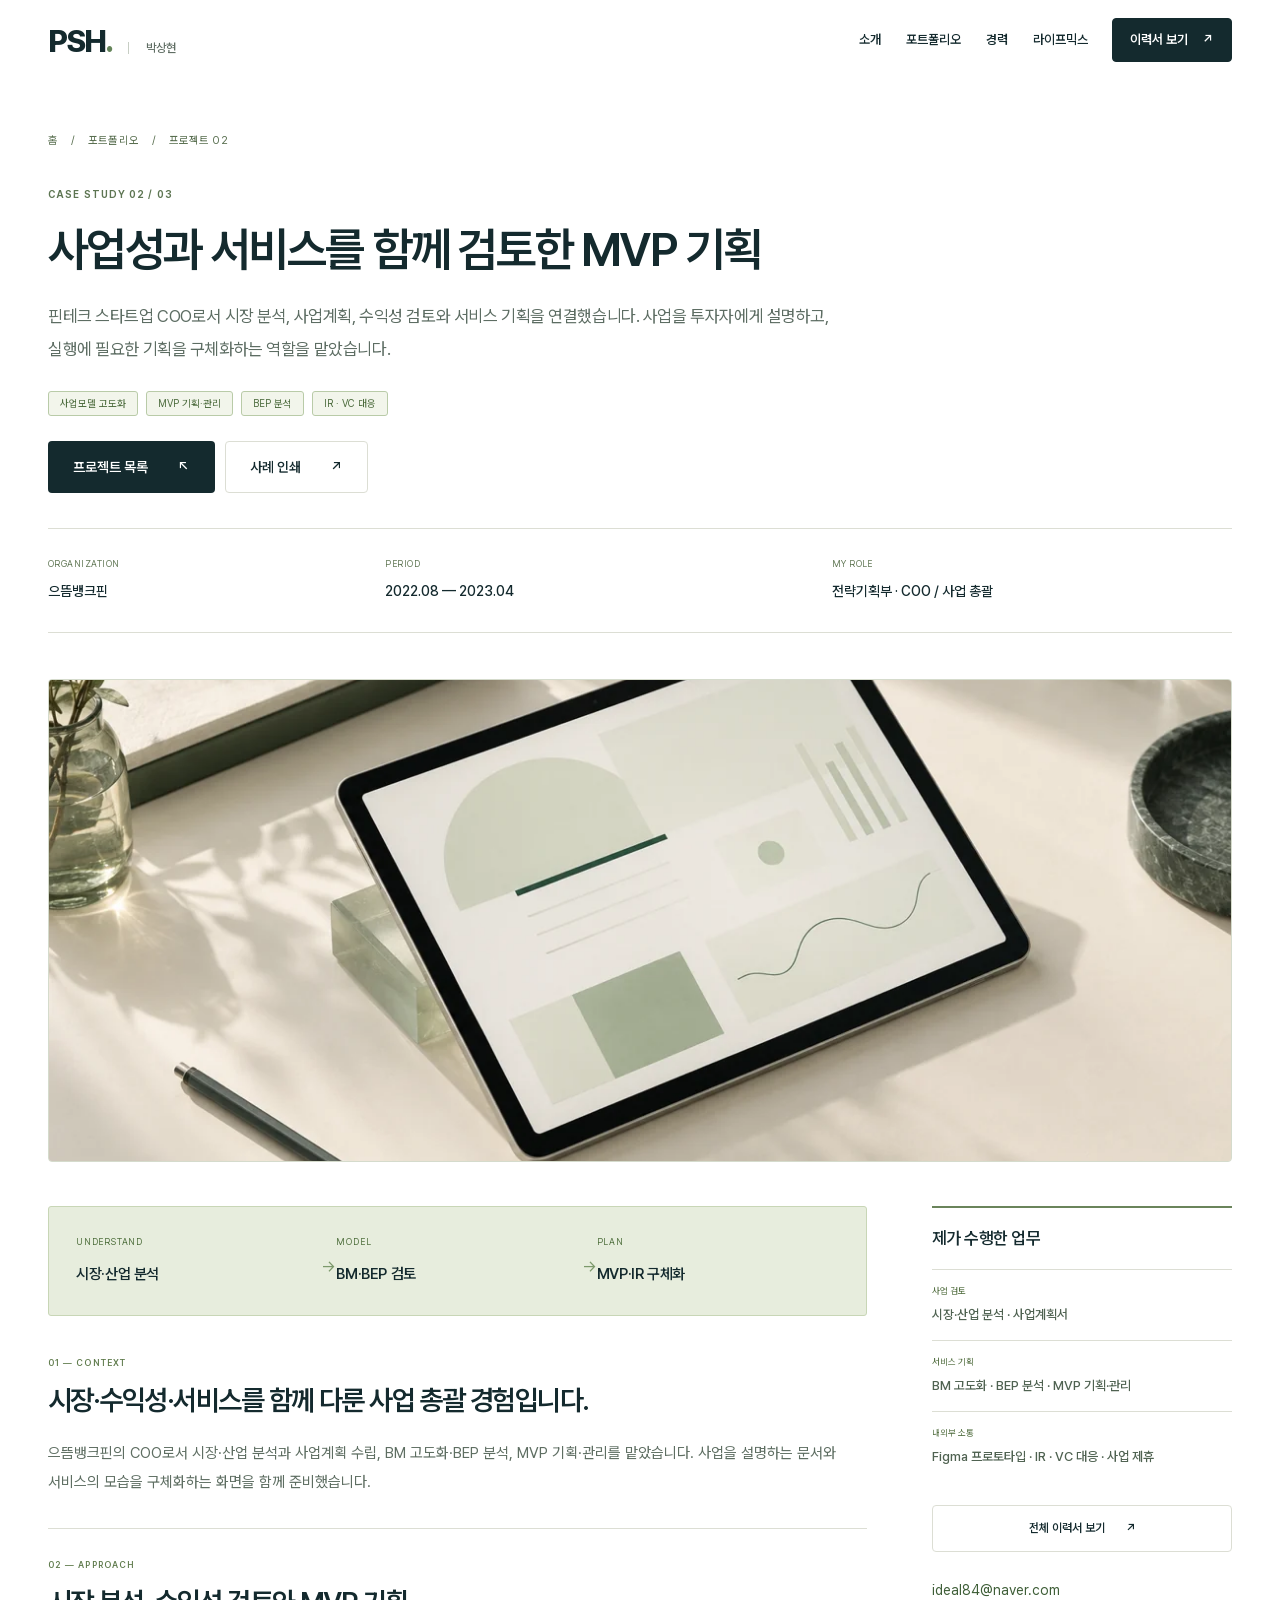
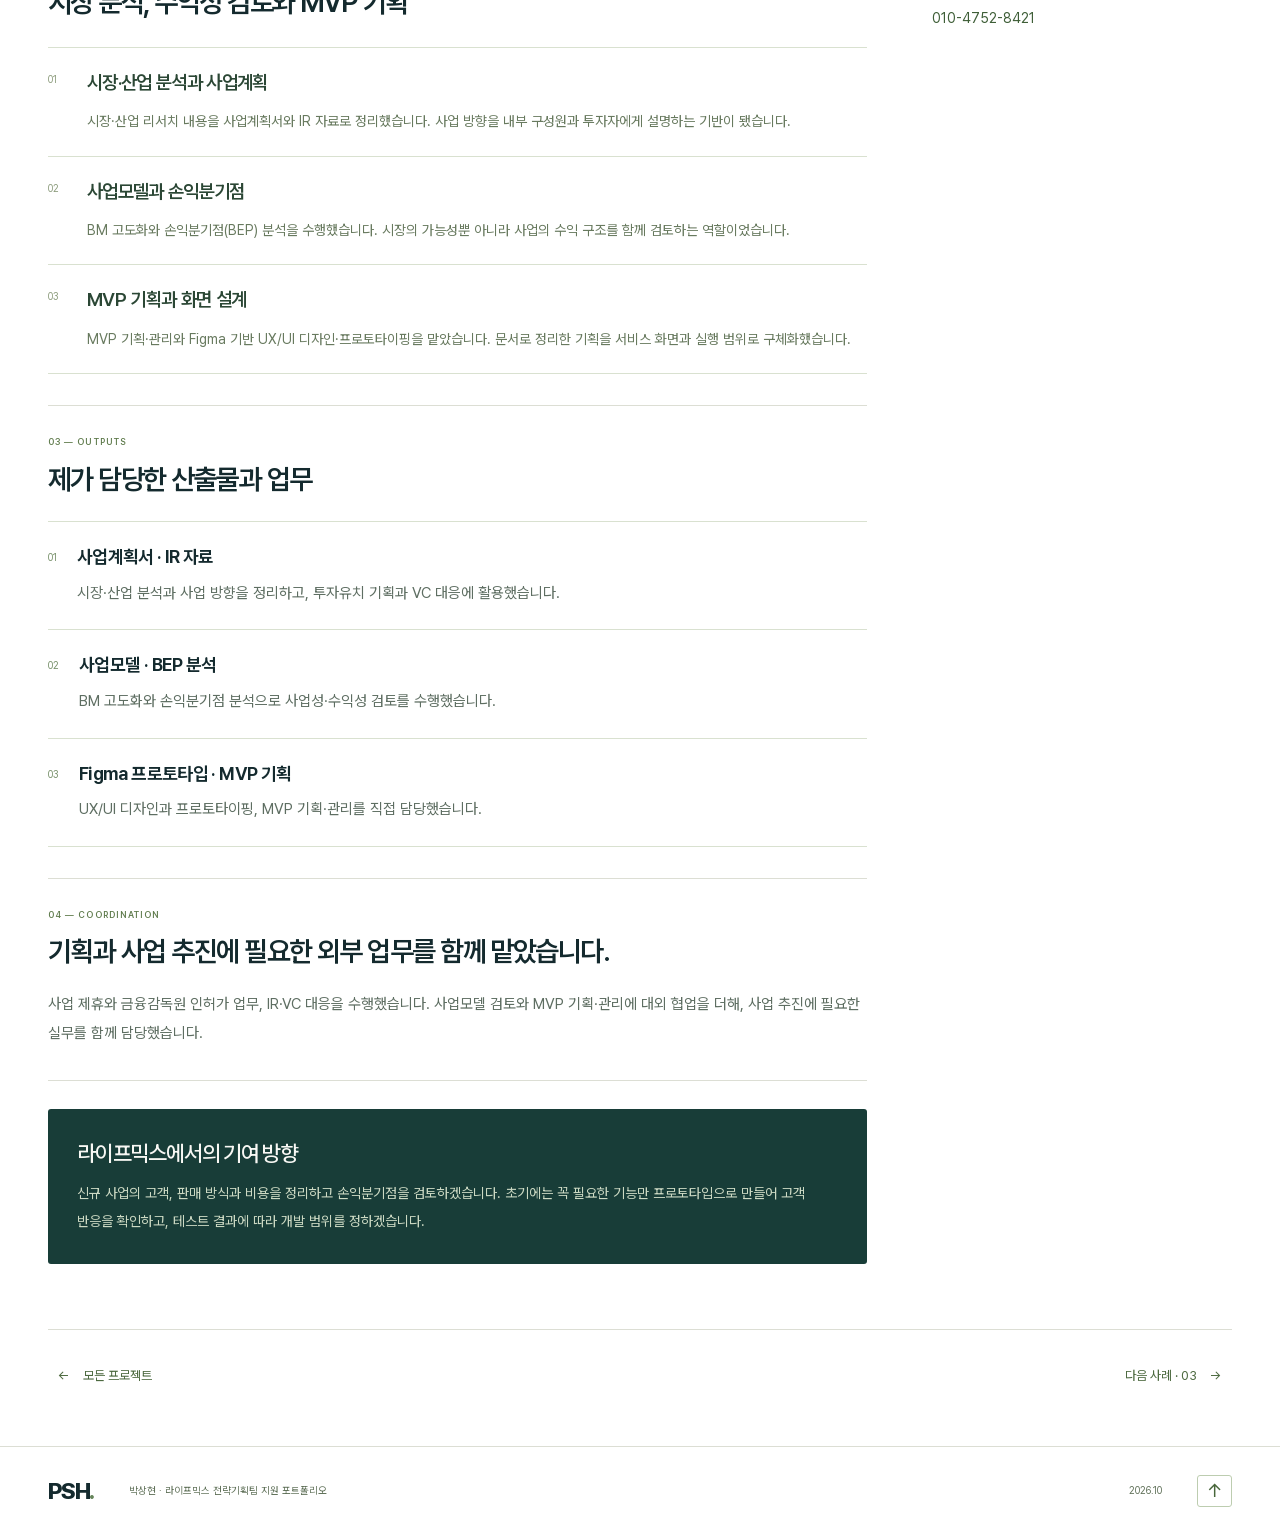
<file: projects/fintech-mvp.html>
<!doctype html>
<html lang="ko"><head>
<meta charset="UTF-8"><meta name="viewport" content="width=device-width, initial-scale=1">
<meta name="description" content="핀테크 스타트업 COO로서 시장 분석, 사업계획, 수익성 검토와 서비스 기획을 연결했습니다. 사업을 투자자에게 설명하고, 실행에 필요한 기획을 구체화하는 역할을 맡았습니다."><meta name="theme-color" content="#183d38">
<title>핀테크 사업모델 고도화와 MVP 기획·관리 | 박상현 포트폴리오</title>
<link rel="icon" type="image/svg+xml" href="../assets/images/favicon.svg">
<link rel="stylesheet" href="../assets/css/style.css?v=e5ffb7847da5"><link rel="stylesheet" href="../assets/css/editorial.css?v=ea5d41d41aed"><link rel="stylesheet" href="../assets/css/photography.css?v=0030769e5a97"><script src="../assets/js/app.js?v=d7a8e42bc516" defer></script>
  <link rel="stylesheet" href="../assets/css/print.css?v=50b54aa16dff">
<link rel="stylesheet" href="../assets/css/refinements.css?v=2a9ff23dcdfc">
</head><body class="subpage"><a class="skip-link" href="#main">본문으로 바로가기</a>
<header class="site-header"><div class="container header-inner">
<a class="brand" href="../index.html" aria-label="박상현 포트폴리오 홈">PSH<span>.</span><span class="brand-caption">박상현</span></a>
<button class="menu-toggle" type="button" aria-controls="main-nav" aria-expanded="false" aria-label="메뉴 열기"><span></span><span></span></button>
<nav class="main-nav" id="main-nav" aria-label="주 메뉴"><a href="../index.html#about">소개</a><a href="../index.html#work">포트폴리오</a><a href="../resume.html#experience">경력</a><a href="../index.html#lifemix">라이프믹스</a></nav><a class="header-resume" href="../resume.html">이력서 보기<span aria-hidden="true">↗</span></a>
</div></header>
<main id="main" class="container"><section class="page-intro project-intro" aria-labelledby="project-title"><div class="breadcrumb"><a href="../index.html">홈</a><span aria-hidden="true">/</span><a href="../index.html#work">포트폴리오</a><span aria-hidden="true">/</span><span>프로젝트 02</span></div><p class="eyebrow">CASE STUDY 02 / 03</p><h1 id="project-title">사업성과 서비스를 함께 검토한 MVP 기획</h1><p class="intro-subtitle">핀테크 스타트업 COO로서 시장 분석, 사업계획, 수익성 검토와 서비스 기획을 연결했습니다. 사업을 투자자에게 설명하고, 실행에 필요한 기획을 구체화하는 역할을 맡았습니다.</p><div class="project-tags"><span>사업모델 고도화</span><span>MVP 기획·관리</span><span>BEP 분석</span><span>IR · VC 대응</span></div><div class="page-actions screen-only"><a class="button button-dark" href="../index.html#work">프로젝트 목록 <span aria-hidden="true">↖</span></a><button type="button" class="button button-outline" data-print>사례 인쇄 <span aria-hidden="true">↗</span></button></div></section>
<div class="project-meta-grid"><div><small>ORGANIZATION</small><strong>으뜸뱅크핀</strong></div><div><small>PERIOD</small><strong>2022.08 — 2023.04</strong></div><div><small>MY ROLE</small><strong>전략기획부 · COO / 사업 총괄</strong></div></div>
<figure class="project-cover" aria-hidden="true"><img src="../assets/images/fintech-mvp-cover.webp" alt="" width="1200" height="800" decoding="async"></figure>
<div class="project-body"><div class="project-main"><div class="project-flow" aria-label="프로젝트 흐름"><div><small>UNDERSTAND</small><strong>시장·산업 분석</strong></div><div><small>MODEL</small><strong>BM·BEP 검토</strong></div><div><small>PLAN</small><strong>MVP·IR 구체화</strong></div></div>
<section class="project-block"><span class="block-label">01 — CONTEXT</span><h2>시장·수익성·서비스를 함께 다룬 사업 총괄 경험입니다.</h2><p>으뜸뱅크핀의 COO로서 시장·산업 분석과 사업계획 수립, BM 고도화·BEP 분석, MVP 기획·관리를 맡았습니다. 사업을 설명하는 문서와 서비스의 모습을 구체화하는 화면을 함께 준비했습니다.</p></section>
<section class="project-block"><span class="block-label">02 — APPROACH</span><h2>시장 분석, 수익성 검토와 MVP 기획</h2><ol class="judgment-list"><li><h3>시장·산업 분석과 사업계획</h3><p>시장·산업 리서치 내용을 사업계획서와 IR 자료로 정리했습니다. 사업 방향을 내부 구성원과 투자자에게 설명하는 기반이 됐습니다.</p></li><li><h3>사업모델과 손익분기점</h3><p>BM 고도화와 손익분기점(BEP) 분석을 수행했습니다. 시장의 가능성뿐 아니라 사업의 수익 구조를 함께 검토하는 역할이었습니다.</p></li><li><h3>MVP 기획과 화면 설계</h3><p>MVP 기획·관리와 Figma 기반 UX/UI 디자인·프로토타이핑을 맡았습니다. 문서로 정리한 기획을 서비스 화면과 실행 범위로 구체화했습니다.</p></li></ol></section>
<section class="project-block"><span class="block-label">03 — OUTPUTS</span><h2>제가 담당한 산출물과 업무</h2><div class="deliverable-list"><article><span>01</span><div><h3>사업계획서 · IR 자료</h3><p>시장·산업 분석과 사업 방향을 정리하고, 투자유치 기획과 VC 대응에 활용했습니다.</p></div></article><article><span>02</span><div><h3>사업모델 · BEP 분석</h3><p>BM 고도화와 손익분기점 분석으로 사업성·수익성 검토를 수행했습니다.</p></div></article><article><span>03</span><div><h3>Figma 프로토타입 · MVP 기획</h3><p>UX/UI 디자인과 프로토타이핑, MVP 기획·관리를 직접 담당했습니다.</p></div></article></div></section>
<section class="project-block"><span class="block-label">04 — COORDINATION</span><h2>기획과 사업 추진에 필요한 외부 업무를 함께 맡았습니다.</h2><p>사업 제휴와 금융감독원 인허가 업무, IR·VC 대응을 수행했습니다. 사업모델 검토와 MVP 기획·관리에 대외 협업을 더해, 사업 추진에 필요한 실무를 함께 담당했습니다.</p></section>
<section class="project-fit"><h2>라이프믹스에서의 기여 방향</h2><p>신규 사업의 고객, 판매 방식과 비용을 정리하고 손익분기점을 검토하겠습니다. 초기에는 꼭 필요한 기능만 프로토타입으로 만들어 고객 반응을 확인하고, 테스트 결과에 따라 개발 범위를 정하겠습니다.</p></section></div>
<aside class="project-aside" aria-label="프로젝트 수행 내용"><h2>제가 수행한 업무</h2><ul><li><small>사업 검토</small><strong>시장·산업 분석 · 사업계획서</strong></li><li><small>서비스 기획</small><strong>BM 고도화 · BEP 분석 · MVP 기획·관리</strong></li><li><small>내외부 소통</small><strong>Figma 프로토타입 · IR · VC 대응 · 사업 제휴</strong></li></ul><a class="button button-outline" href="../resume.html">전체 이력서 보기 <span aria-hidden="true">↗</span></a><div class="contact-details" style="margin-top:19px"><a href="mailto:ideal84@naver.com">ideal84@naver.com</a><a href="tel:+821047528421">010-4752-8421</a></div></aside>
</div><nav class="project-pagination" aria-label="프로젝트 이동"><a href="../index.html#work"><span aria-hidden="true">←</span> 모든 프로젝트</a><a href="strategy-ir.html">다음 사례 · 03 <span aria-hidden="true">→</span></a></nav></main><footer class="site-footer"><div class="container footer-inner"><a class="brand" href="../index.html" aria-label="박상현 포트폴리오 홈">PSH<span>.</span></a><p>박상현 · 라이프믹스 전략기획팀 지원 포트폴리오</p><span>2026.10</span><a href="#main" class="back-top" aria-label="페이지 처음으로">↑</a></div></footer></body></html>
</file>
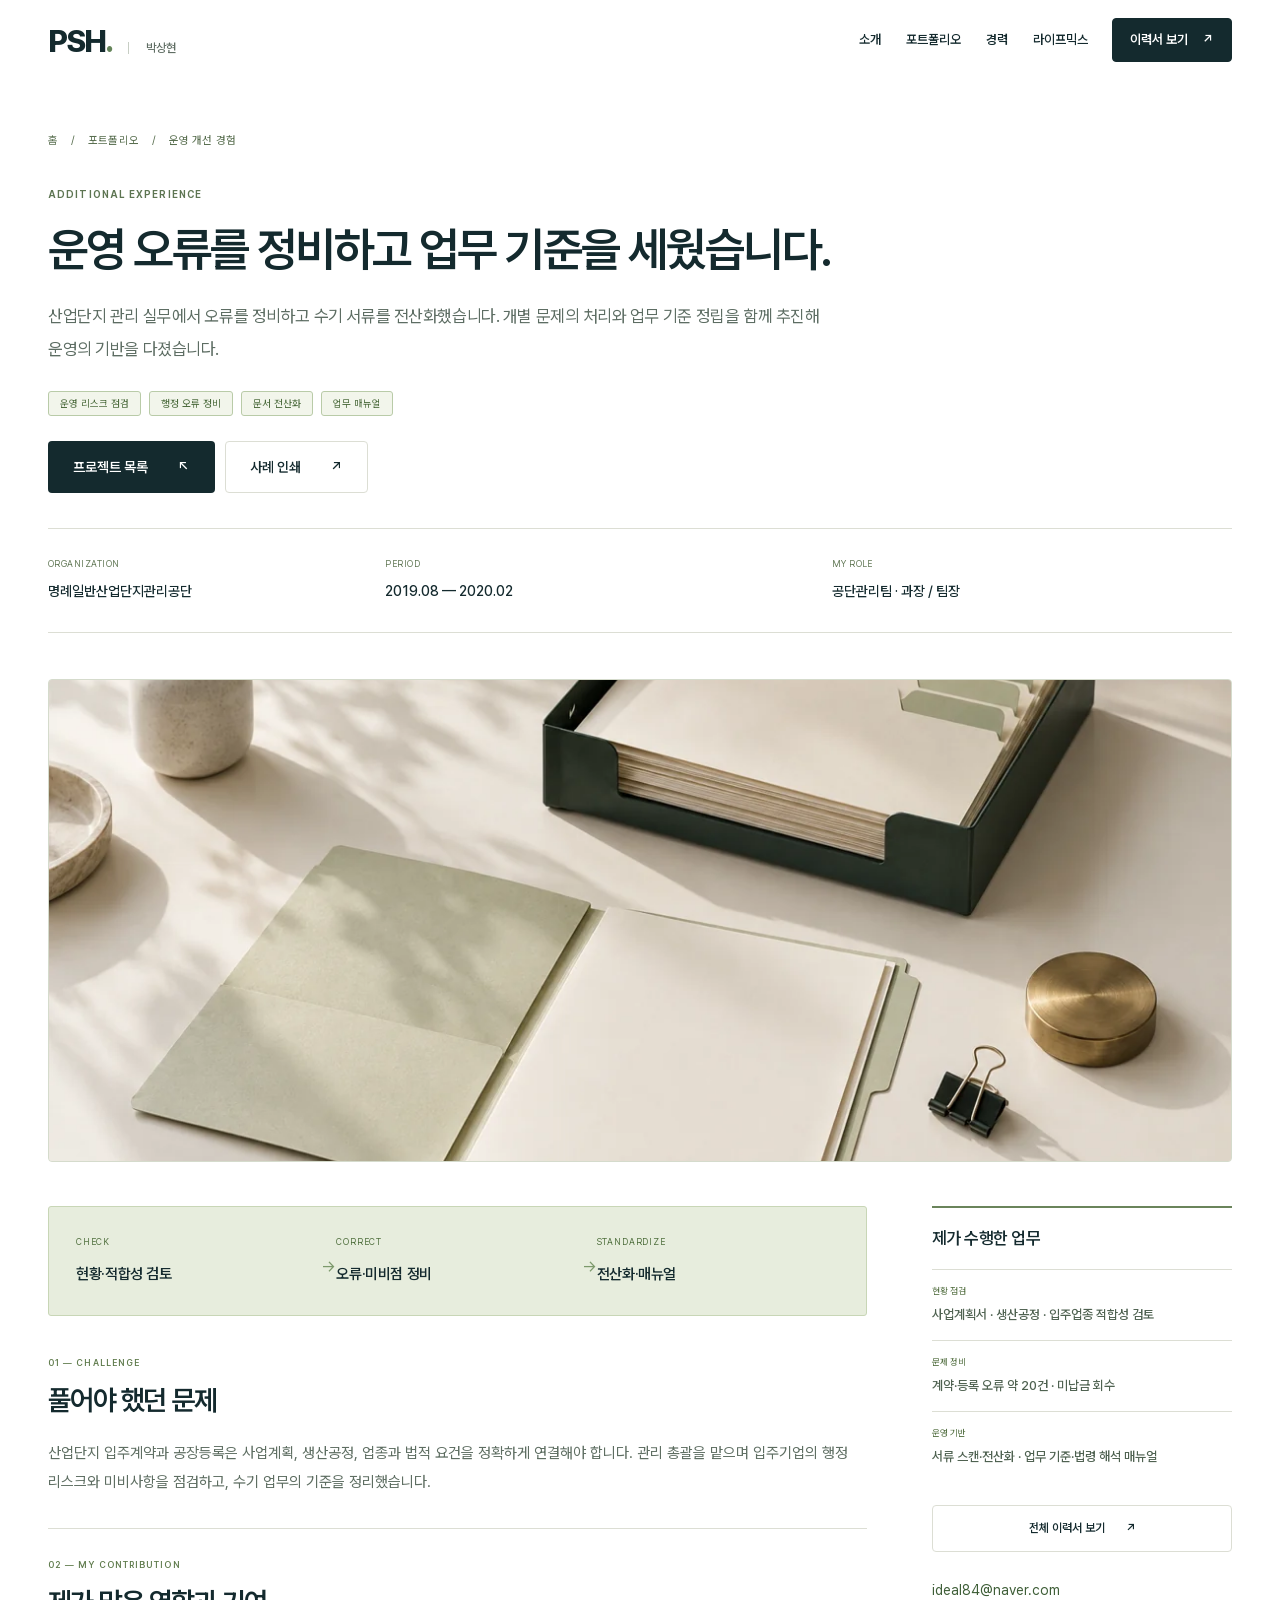
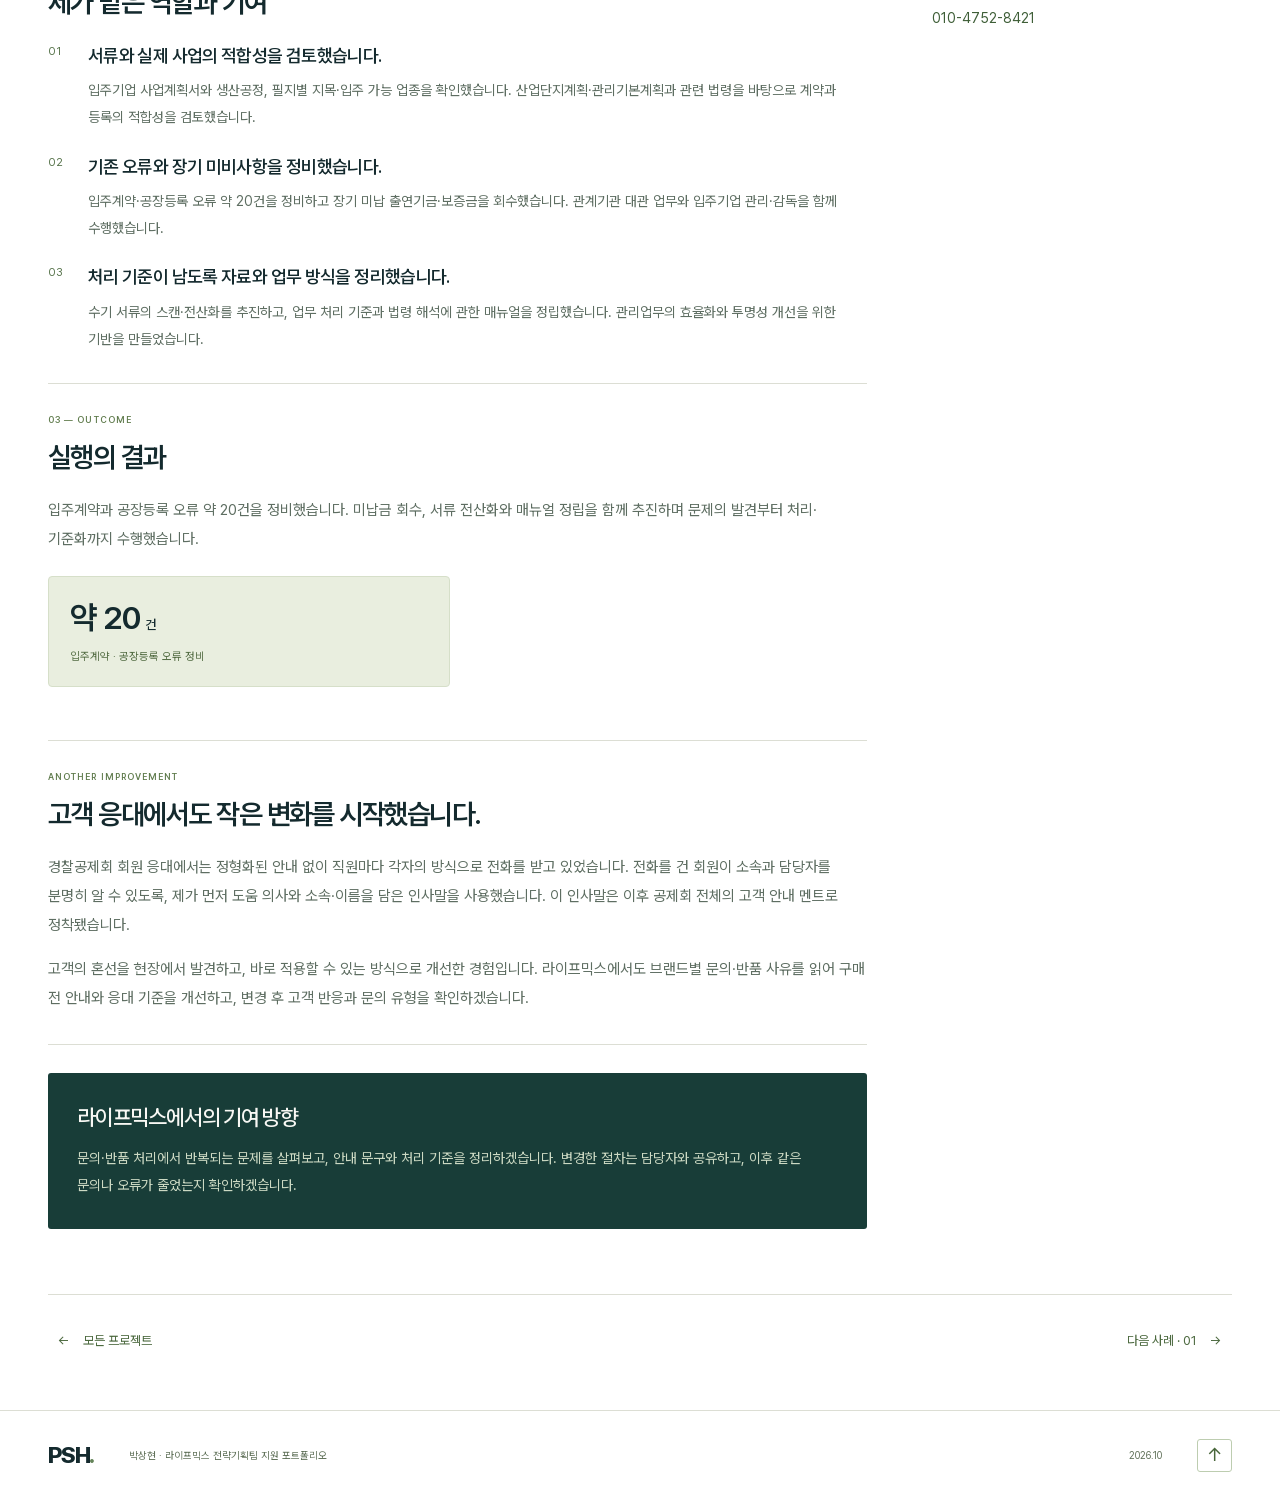
<file: projects/operations.html>
<!doctype html>
<html lang="ko"><head>
<meta charset="UTF-8"><meta name="viewport" content="width=device-width, initial-scale=1">
<meta name="description" content="산업단지 관리 실무에서 오류를 정비하고 수기 서류를 전산화했습니다. 개별 문제의 처리와 업무 기준 정립을 함께 추진해 운영의 기반을 다졌습니다."><meta name="theme-color" content="#183d38">
<title>행정 오류 정비와 운영 프로세스 개선 | 박상현 포트폴리오</title>
<link rel="icon" type="image/svg+xml" href="../assets/images/favicon.svg">
<link rel="stylesheet" href="../assets/css/style.css?v=e5ffb7847da5"><link rel="stylesheet" href="../assets/css/editorial.css?v=ea5d41d41aed"><link rel="stylesheet" href="../assets/css/photography.css?v=0030769e5a97"><script src="../assets/js/app.js?v=d7a8e42bc516" defer></script>
  <link rel="stylesheet" href="../assets/css/print.css?v=50b54aa16dff">
<link rel="stylesheet" href="../assets/css/refinements.css?v=2a9ff23dcdfc">
</head><body class="subpage"><a class="skip-link" href="#main">본문으로 바로가기</a>
<header class="site-header"><div class="container header-inner">
<a class="brand" href="../index.html" aria-label="박상현 포트폴리오 홈">PSH<span>.</span><span class="brand-caption">박상현</span></a>
<button class="menu-toggle" type="button" aria-controls="main-nav" aria-expanded="false" aria-label="메뉴 열기"><span></span><span></span></button>
<nav class="main-nav" id="main-nav" aria-label="주 메뉴"><a href="../index.html#about">소개</a><a href="../index.html#work">포트폴리오</a><a href="../resume.html#experience">경력</a><a href="../index.html#lifemix">라이프믹스</a></nav><a class="header-resume" href="../resume.html">이력서 보기<span aria-hidden="true">↗</span></a>
</div></header>
<main id="main" class="container"><section class="page-intro project-intro" aria-labelledby="project-title"><div class="breadcrumb"><a href="../index.html">홈</a><span aria-hidden="true">/</span><a href="../index.html#work">포트폴리오</a><span aria-hidden="true">/</span><span>운영 개선 경험</span></div><p class="eyebrow">ADDITIONAL EXPERIENCE</p><h1 id="project-title">운영 오류를 정비하고 업무 기준을 세웠습니다.</h1><p class="intro-subtitle">산업단지 관리 실무에서 오류를 정비하고 수기 서류를 전산화했습니다. 개별 문제의 처리와 업무 기준 정립을 함께 추진해 운영의 기반을 다졌습니다.</p><div class="project-tags"><span>운영 리스크 점검</span><span>행정 오류 정비</span><span>문서 전산화</span><span>업무 매뉴얼</span></div><div class="page-actions screen-only"><a class="button button-dark" href="../index.html#work">프로젝트 목록 <span aria-hidden="true">↖</span></a><button type="button" class="button button-outline" data-print>사례 인쇄 <span aria-hidden="true">↗</span></button></div></section>
<div class="project-meta-grid"><div><small>ORGANIZATION</small><strong>명례일반산업단지관리공단</strong></div><div><small>PERIOD</small><strong>2019.08 — 2020.02</strong></div><div><small>MY ROLE</small><strong>공단관리팀 · 과장 / 팀장</strong></div></div>
<figure class="project-cover" aria-hidden="true"><img src="../assets/images/operations-cover.webp" alt="" width="1200" height="800" decoding="async"></figure>
<div class="project-body"><div class="project-main"><div class="project-flow" aria-label="프로젝트 흐름"><div><small>CHECK</small><strong>현황·적합성 검토</strong></div><div><small>CORRECT</small><strong>오류·미비점 정비</strong></div><div><small>STANDARDIZE</small><strong>전산화·매뉴얼</strong></div></div>
<section class="project-block"><span class="block-label">01 — CHALLENGE</span><h2>풀어야 했던 문제</h2><p>산업단지 입주계약과 공장등록은 사업계획, 생산공정, 업종과 법적 요건을 정확하게 연결해야 합니다. 관리 총괄을 맡으며 입주기업의 행정 리스크와 미비사항을 점검하고, 수기 업무의 기준을 정리했습니다.</p></section>
<section class="project-block"><span class="block-label">02 — MY CONTRIBUTION</span><h2>제가 맡은 역할과 기여</h2><ol class="action-list"><li><h3>서류와 실제 사업의 적합성을 검토했습니다.</h3><p>입주기업 사업계획서와 생산공정, 필지별 지목·입주 가능 업종을 확인했습니다. 산업단지계획·관리기본계획과 관련 법령을 바탕으로 계약과 등록의 적합성을 검토했습니다.</p></li><li><h3>기존 오류와 장기 미비사항을 정비했습니다.</h3><p>입주계약·공장등록 오류 약 20건을 정비하고 장기 미납 출연기금·보증금을 회수했습니다. 관계기관 대관 업무와 입주기업 관리·감독을 함께 수행했습니다.</p></li><li><h3>처리 기준이 남도록 자료와 업무 방식을 정리했습니다.</h3><p>수기 서류의 스캔·전산화를 추진하고, 업무 처리 기준과 법령 해석에 관한 매뉴얼을 정립했습니다. 관리업무의 효율화와 투명성 개선을 위한 기반을 만들었습니다.</p></li></ol></section>
<section class="project-block"><span class="block-label">03 — OUTCOME</span><h2>실행의 결과</h2><p>입주계약과 공장등록 오류 약 20건을 정비했습니다. 미납금 회수, 서류 전산화와 매뉴얼 정립을 함께 추진하며 문제의 발견부터 처리·기준화까지 수행했습니다.</p><div class="outcome-grid"><div><strong>약 20<span>건</span></strong><small>입주계약 · 공장등록 오류 정비</small></div></div></section>
<section class="project-block"><span class="block-label">ANOTHER IMPROVEMENT</span><h2>고객 응대에서도 작은 변화를 시작했습니다.</h2><p>경찰공제회 회원 응대에서는 정형화된 안내 없이 직원마다 각자의 방식으로 전화를 받고 있었습니다. 전화를 건 회원이 소속과 담당자를 분명히 알 수 있도록, 제가 먼저 도움 의사와 소속·이름을 담은 인사말을 사용했습니다. 이 인사말은 이후 공제회 전체의 고객 안내 멘트로 정착됐습니다.</p><p>고객의 혼선을 현장에서 발견하고, 바로 적용할 수 있는 방식으로 개선한 경험입니다. 라이프믹스에서도 브랜드별 문의·반품 사유를 읽어 구매 전 안내와 응대 기준을 개선하고, 변경 후 고객 반응과 문의 유형을 확인하겠습니다.</p></section>
<section class="project-fit"><h2>라이프믹스에서의 기여 방향</h2><p>문의·반품 처리에서 반복되는 문제를 살펴보고, 안내 문구와 처리 기준을 정리하겠습니다. 변경한 절차는 담당자와 공유하고, 이후 같은 문의나 오류가 줄었는지 확인하겠습니다.</p></section></div>
<aside class="project-aside" aria-label="프로젝트 수행 내용"><h2>제가 수행한 업무</h2><ul><li><small>현황 점검</small><strong>사업계획서 · 생산공정 · 입주업종 적합성 검토</strong></li><li><small>문제 정비</small><strong>계약·등록 오류 약 20건 · 미납금 회수</strong></li><li><small>운영 기반</small><strong>서류 스캔·전산화 · 업무 기준·법령 해석 매뉴얼</strong></li></ul><a class="button button-outline" href="../resume.html">전체 이력서 보기 <span aria-hidden="true">↗</span></a><div class="contact-details" style="margin-top:19px"><a href="mailto:ideal84@naver.com">ideal84@naver.com</a><a href="tel:+821047528421">010-4752-8421</a></div></aside>
</div><nav class="project-pagination" aria-label="프로젝트 이동"><a href="../index.html#work"><span aria-hidden="true">←</span> 모든 프로젝트</a><a href="financial-product.html">다음 사례 · 01 <span aria-hidden="true">→</span></a></nav></main><footer class="site-footer"><div class="container footer-inner"><a class="brand" href="../index.html" aria-label="박상현 포트폴리오 홈">PSH<span>.</span></a><p>박상현 · 라이프믹스 전략기획팀 지원 포트폴리오</p><span>2026.10</span><a href="#main" class="back-top" aria-label="페이지 처음으로">↑</a></div></footer></body></html>
</file>
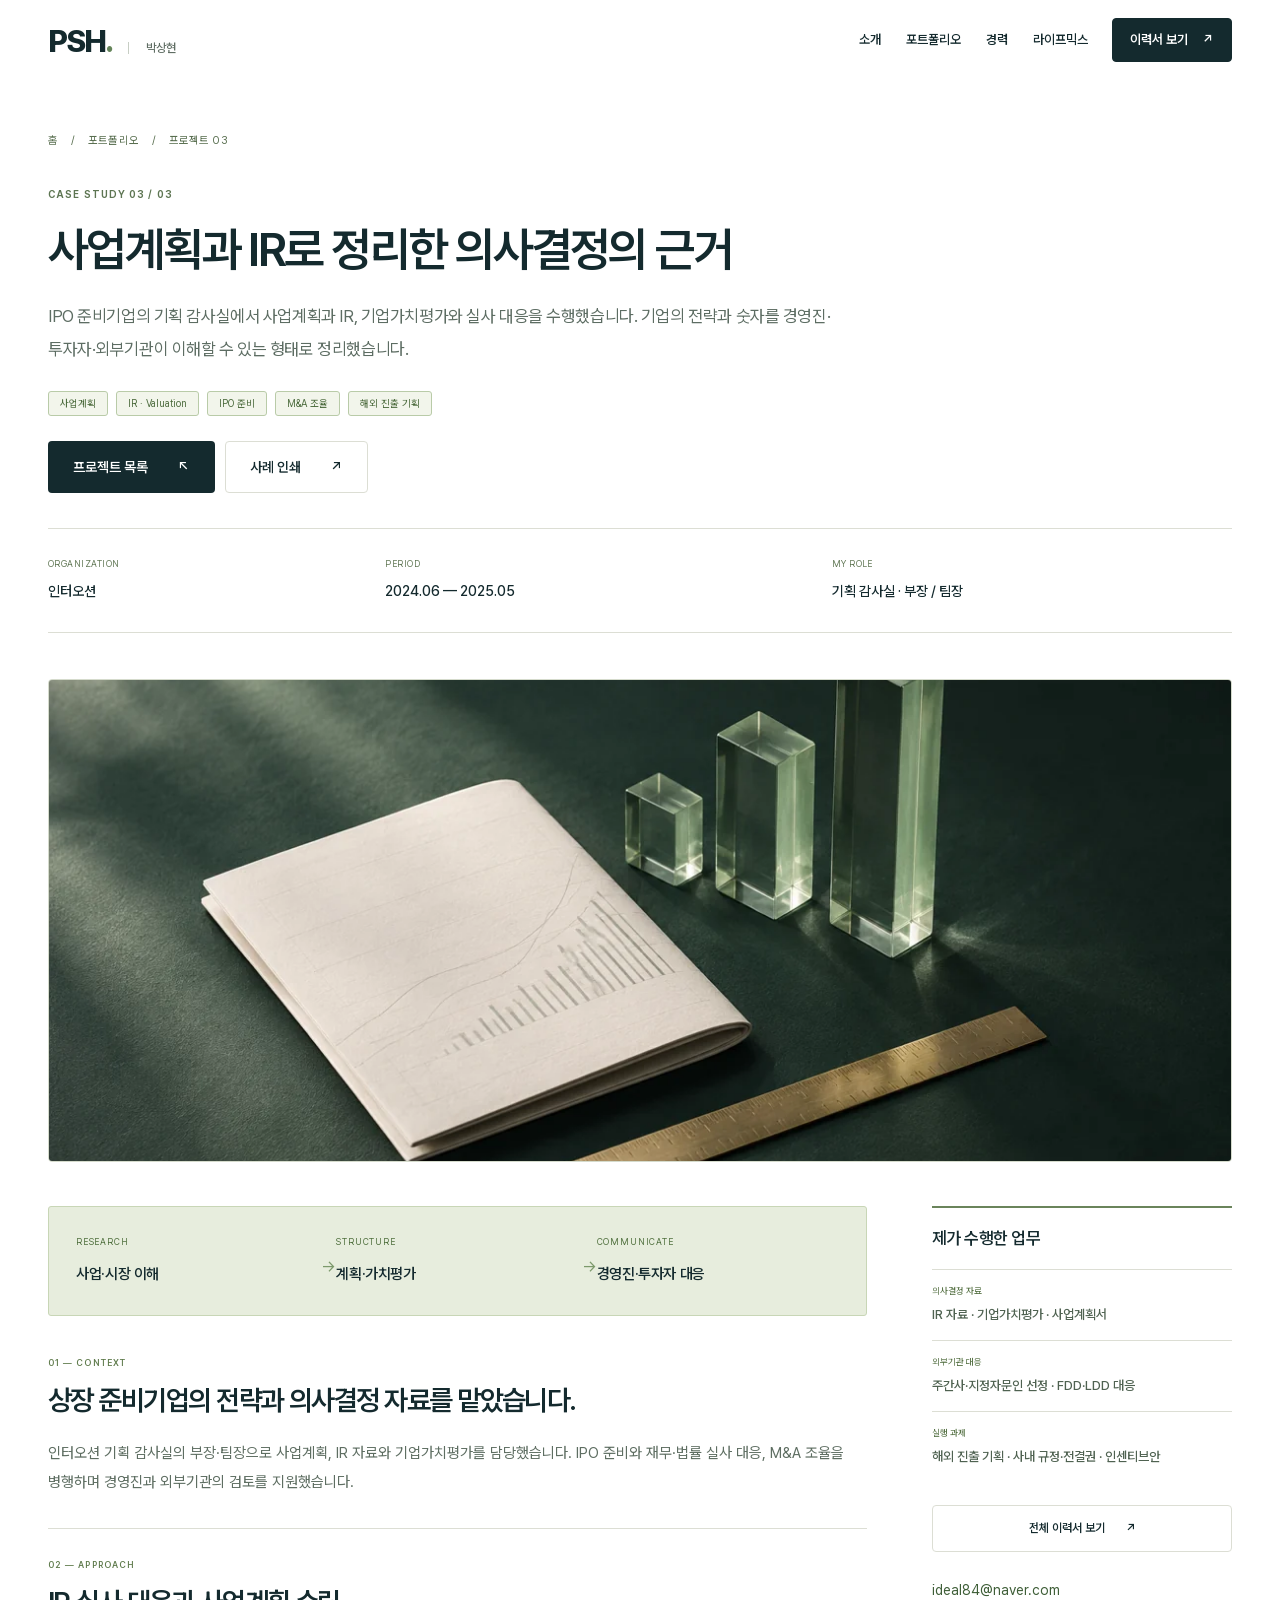
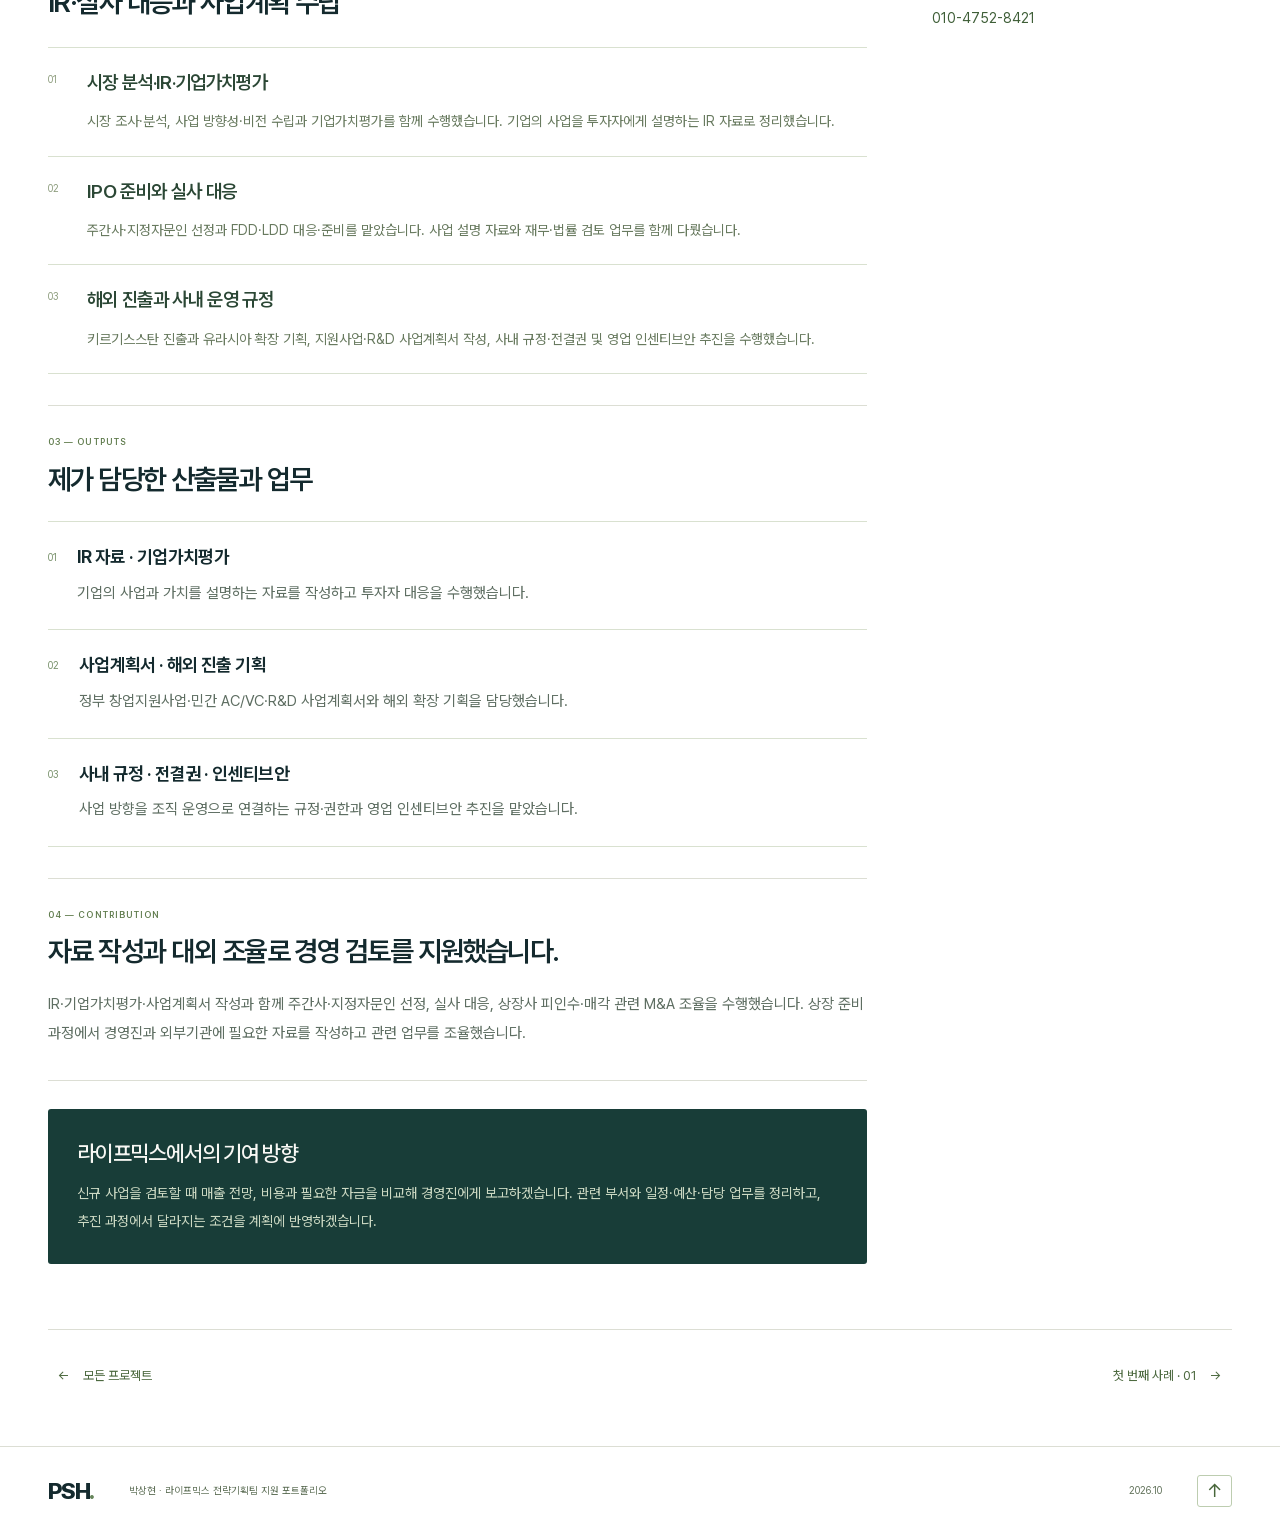
<file: projects/strategy-ir.html>
<!doctype html>
<html lang="ko"><head>
<meta charset="UTF-8"><meta name="viewport" content="width=device-width, initial-scale=1">
<meta name="description" content="IPO 준비기업의 기획 감사실에서 사업계획과 IR, 기업가치평가와 실사 대응을 수행했습니다. 기업의 전략과 숫자를 경영진·투자자·외부기관이 이해할 수 있는 형태로 정리했습니다."><meta name="theme-color" content="#183d38">
<title>사업계획·IR·기업가치평가로 경영 의사결정 지원 | 박상현 포트폴리오</title>
<link rel="icon" type="image/svg+xml" href="../assets/images/favicon.svg">
<link rel="stylesheet" href="../assets/css/style.css?v=e5ffb7847da5"><link rel="stylesheet" href="../assets/css/editorial.css?v=ea5d41d41aed"><link rel="stylesheet" href="../assets/css/photography.css?v=0030769e5a97"><script src="../assets/js/app.js?v=d7a8e42bc516" defer></script>
  <link rel="stylesheet" href="../assets/css/print.css?v=50b54aa16dff">
<link rel="stylesheet" href="../assets/css/refinements.css?v=2a9ff23dcdfc">
</head><body class="subpage"><a class="skip-link" href="#main">본문으로 바로가기</a>
<header class="site-header"><div class="container header-inner">
<a class="brand" href="../index.html" aria-label="박상현 포트폴리오 홈">PSH<span>.</span><span class="brand-caption">박상현</span></a>
<button class="menu-toggle" type="button" aria-controls="main-nav" aria-expanded="false" aria-label="메뉴 열기"><span></span><span></span></button>
<nav class="main-nav" id="main-nav" aria-label="주 메뉴"><a href="../index.html#about">소개</a><a href="../index.html#work">포트폴리오</a><a href="../resume.html#experience">경력</a><a href="../index.html#lifemix">라이프믹스</a></nav><a class="header-resume" href="../resume.html">이력서 보기<span aria-hidden="true">↗</span></a>
</div></header>
<main id="main" class="container"><section class="page-intro project-intro" aria-labelledby="project-title"><div class="breadcrumb"><a href="../index.html">홈</a><span aria-hidden="true">/</span><a href="../index.html#work">포트폴리오</a><span aria-hidden="true">/</span><span>프로젝트 03</span></div><p class="eyebrow">CASE STUDY 03 / 03</p><h1 id="project-title">사업계획과 IR로 정리한 의사결정의 근거</h1><p class="intro-subtitle">IPO 준비기업의 기획 감사실에서 사업계획과 IR, 기업가치평가와 실사 대응을 수행했습니다. 기업의 전략과 숫자를 경영진·투자자·외부기관이 이해할 수 있는 형태로 정리했습니다.</p><div class="project-tags"><span>사업계획</span><span>IR · Valuation</span><span>IPO 준비</span><span>M&amp;A 조율</span><span>해외 진출 기획</span></div><div class="page-actions screen-only"><a class="button button-dark" href="../index.html#work">프로젝트 목록 <span aria-hidden="true">↖</span></a><button type="button" class="button button-outline" data-print>사례 인쇄 <span aria-hidden="true">↗</span></button></div></section>
<div class="project-meta-grid"><div><small>ORGANIZATION</small><strong>인터오션</strong></div><div><small>PERIOD</small><strong>2024.06 — 2025.05</strong></div><div><small>MY ROLE</small><strong>기획 감사실 · 부장 / 팀장</strong></div></div>
<figure class="project-cover" aria-hidden="true"><img src="../assets/images/strategy-ir-cover.webp" alt="" width="1200" height="800" decoding="async"></figure>
<div class="project-body"><div class="project-main"><div class="project-flow" aria-label="프로젝트 흐름"><div><small>RESEARCH</small><strong>사업·시장 이해</strong></div><div><small>STRUCTURE</small><strong>계획·가치평가</strong></div><div><small>COMMUNICATE</small><strong>경영진·투자자 대응</strong></div></div>
<section class="project-block"><span class="block-label">01 — CONTEXT</span><h2>상장 준비기업의 전략과 의사결정 자료를 맡았습니다.</h2><p>인터오션 기획 감사실의 부장·팀장으로 사업계획, IR 자료와 기업가치평가를 담당했습니다. IPO 준비와 재무·법률 실사 대응, M&amp;A 조율을 병행하며 경영진과 외부기관의 검토를 지원했습니다.</p></section>
<section class="project-block"><span class="block-label">02 — APPROACH</span><h2>IR·실사 대응과 사업계획 수립</h2><ol class="judgment-list"><li><h3>시장 분석·IR·기업가치평가</h3><p>시장 조사·분석, 사업 방향성·비전 수립과 기업가치평가를 함께 수행했습니다. 기업의 사업을 투자자에게 설명하는 IR 자료로 정리했습니다.</p></li><li><h3>IPO 준비와 실사 대응</h3><p>주간사·지정자문인 선정과 FDD·LDD 대응·준비를 맡았습니다. 사업 설명 자료와 재무·법률 검토 업무를 함께 다뤘습니다.</p></li><li><h3>해외 진출과 사내 운영 규정</h3><p>키르기스스탄 진출과 유라시아 확장 기획, 지원사업·R&amp;D 사업계획서 작성, 사내 규정·전결권 및 영업 인센티브안 추진을 수행했습니다.</p></li></ol></section>
<section class="project-block"><span class="block-label">03 — OUTPUTS</span><h2>제가 담당한 산출물과 업무</h2><div class="deliverable-list"><article><span>01</span><div><h3>IR 자료 · 기업가치평가</h3><p>기업의 사업과 가치를 설명하는 자료를 작성하고 투자자 대응을 수행했습니다.</p></div></article><article><span>02</span><div><h3>사업계획서 · 해외 진출 기획</h3><p>정부 창업지원사업·민간 AC/VC·R&amp;D 사업계획서와 해외 확장 기획을 담당했습니다.</p></div></article><article><span>03</span><div><h3>사내 규정 · 전결권 · 인센티브안</h3><p>사업 방향을 조직 운영으로 연결하는 규정·권한과 영업 인센티브안 추진을 맡았습니다.</p></div></article></div></section>
<section class="project-block"><span class="block-label">04 — CONTRIBUTION</span><h2>자료 작성과 대외 조율로 경영 검토를 지원했습니다.</h2><p>IR·기업가치평가·사업계획서 작성과 함께 주간사·지정자문인 선정, 실사 대응, 상장사 피인수·매각 관련 M&amp;A 조율을 수행했습니다. 상장 준비 과정에서 경영진과 외부기관에 필요한 자료를 작성하고 관련 업무를 조율했습니다.</p></section>
<section class="project-fit"><h2>라이프믹스에서의 기여 방향</h2><p>신규 사업을 검토할 때 매출 전망, 비용과 필요한 자금을 비교해 경영진에게 보고하겠습니다. 관련 부서와 일정·예산·담당 업무를 정리하고, 추진 과정에서 달라지는 조건을 계획에 반영하겠습니다.</p></section></div>
<aside class="project-aside" aria-label="프로젝트 수행 내용"><h2>제가 수행한 업무</h2><ul><li><small>의사결정 자료</small><strong>IR 자료 · 기업가치평가 · 사업계획서</strong></li><li><small>외부기관 대응</small><strong>주간사·지정자문인 선정 · FDD·LDD 대응</strong></li><li><small>실행 과제</small><strong>해외 진출 기획 · 사내 규정·전결권 · 인센티브안</strong></li></ul><a class="button button-outline" href="../resume.html">전체 이력서 보기 <span aria-hidden="true">↗</span></a><div class="contact-details" style="margin-top:19px"><a href="mailto:ideal84@naver.com">ideal84@naver.com</a><a href="tel:+821047528421">010-4752-8421</a></div></aside>
</div><nav class="project-pagination" aria-label="프로젝트 이동"><a href="../index.html#work"><span aria-hidden="true">←</span> 모든 프로젝트</a><a href="financial-product.html">첫 번째 사례 · 01 <span aria-hidden="true">→</span></a></nav></main><footer class="site-footer"><div class="container footer-inner"><a class="brand" href="../index.html" aria-label="박상현 포트폴리오 홈">PSH<span>.</span></a><p>박상현 · 라이프믹스 전략기획팀 지원 포트폴리오</p><span>2026.10</span><a href="#main" class="back-top" aria-label="페이지 처음으로">↑</a></div></footer></body></html>
</file>
<file: assets/css/style.css>
@font-face{font-family:Pretendard;src:url('../fonts/PretendardPortfolio.woff2?v=64f12c77700b') format('woff2');font-weight:100 900;font-style:normal;font-display:swap}
:root{--ink:#142a2e;--muted:#677372;--paper:#f8f8f3;--white:#fff;--line:#dedfd7;--green:#183d38;--mint:#d8e8bf;--lime:#c6ddaa;--sand:#eeece2;--orange:#c86a45;--radius:8px;--font:Pretendard,-apple-system,BlinkMacSystemFont,'Apple SD Gothic Neo','Malgun Gothic',sans-serif}
*{box-sizing:border-box}
html{scroll-behavior:smooth;scroll-padding-top:104px}
body{margin:0;background:var(--paper);color:var(--ink);font-family:var(--font);font-size:16px;line-height:1.75;word-break:keep-all;overflow-wrap:break-word;-webkit-font-smoothing:antialiased}
::selection{background:var(--mint);color:var(--ink)}
button,input{font:inherit}
button,a{-webkit-tap-highlight-color:transparent}
button{cursor:pointer}
a{color:inherit;text-decoration:none}
button{color:inherit}
img,svg{max-width:100%}
h1,h2,h3,h4,p{margin:0}
h1,h2,h3,h4{line-height:1.35;font-weight:650}
h1,h2{letter-spacing:-.06em}
h3,h4{letter-spacing:-.035em}
ul,ol{margin:0;padding:0}
strong{font-weight:650}
[hidden]{display:none!important}
:focus-visible{outline:3px solid var(--orange);outline-offset:5px;border-radius:3px}
.container{width:min(1184px,calc(100% - 96px));margin-inline:auto}
.skip-link{position:fixed;left:20px;top:12px;padding:12px 22px;background:var(--ink);color:white;z-index:100;transform:translateY(-150%)}
.skip-link:focus{transform:translateY(0)}
.sr-only{position:absolute;width:1px;height:1px;padding:0;margin:-1px;overflow:hidden;clip:rect(0,0,0,0);white-space:nowrap;border:0}
.eyebrow{font-size:11px;font-weight:650;letter-spacing:.12em;line-height:1.6;text-transform:uppercase}
.site-header{position:sticky;top:0;z-index:40;background:rgba(248,248,243,.96);border-bottom:1px solid transparent;transition:border-color .2s,box-shadow .2s}
.site-header.scrolled{border-color:var(--line);box-shadow:0 2px 15px #142a2e04}
.header-inner{height:90px;display:flex;justify-content:space-between;align-items:center;gap:32px}
.brand{display:inline-flex;align-items:baseline;font-size:29px;font-weight:800;letter-spacing:-.065em;line-height:1}
.brand>span:first-child{color:#648459}
.brand-caption{font-size:12px;font-weight:450;letter-spacing:-.03em;margin-left:17px;padding-left:17px;border-left:1px solid #c7cec4;color:var(--muted)}
.main-nav{display:flex;gap:31px;align-items:center;font-size:13px;font-weight:550}
.main-nav>a{position:relative;white-space:nowrap;transition:color .2s}
.main-nav>a:hover,.main-nav>a[aria-current="location"]{color:#628451}
.nav-resume{padding:10px 19px;border:1px solid #cbd0c5;border-radius:4px;margin-left:7px}
.nav-resume span{margin-left:16px}
.nav-resume:hover{border-color:var(--green)}
.menu-toggle{display:none;padding:12px;background:transparent;border:0;width:44px;height:44px}
.menu-toggle span{display:block;width:20px;height:1.5px;background:var(--ink);margin:5px 0;transition:transform .2s}
.button{display:inline-flex;justify-content:center;align-items:center;gap:29px;min-height:52px;padding:13px 24px;border-radius:4px;font-size:14px;font-weight:550;border:1px solid transparent;line-height:1.6;transition:background .2s,transform .2s}
.button:hover{transform:translateY(-2px)}
.button-dark{background:var(--ink);color:var(--white)}
.button-dark:hover{background:#2b4744}
.button-light{background:var(--mint);color:var(--ink)}
.button-light:hover{background:#c3d9a7}
.button-outline{background:transparent;border-color:var(--line)}
.text-link{display:inline-flex;align-items:center;gap:18px;font-size:13px;font-weight:550;line-height:1.6;padding-block:7px}
.text-link:hover{color:#628451}
.text-link>span{font-size:18px}
.hero{display:grid;grid-template-columns:1.2fr 1fr;align-items:center;gap:44px;padding-top:67px;padding-bottom:75px}
.hero .eyebrow{display:flex;align-items:center;gap:9px;color:#536862}
.status-dot{display:inline-block;width:6px;height:6px;background:#6a8a52;border-radius:50%}
.application-label{font-size:12px;font-weight:600;margin-top:15px;color:var(--green)}
.application-label>span{font-weight:450;margin-left:9px;color:var(--muted)}
.hero h1{font-size:clamp(44px,4.55vw,62px);line-height:1.28;margin:27px 0 23px;font-weight:680;white-space:nowrap}
.hero-emphasis{position:relative;isolation:isolate}
.hero-emphasis:after{content:'';position:absolute;bottom:1px;left:-2px;right:-4px;height:15px;z-index:-1;background:var(--mint)}
.hero-intro{font-size:16px;line-height:1.9;color:#5c6965;letter-spacing:-.027em}
.hero-intro strong{color:var(--ink)}
.hero-actions{display:flex;align-items:center;gap:27px;margin-top:34px}
.hero-keywords{display:flex;gap:9px;margin-top:37px;font-size:11px;color:#728075}
.hero-keywords>span+span:before{content:'·';margin-right:9px;color:#94a38e}
.hero-visual{position:relative;min-width:0;padding:8px 14px 25px 18px}
.visual-orbit{position:absolute;border:1px solid #d3dbc9;border-radius:50%;pointer-events:none}
.orbit-one{width:360px;height:360px;top:-23px;right:-13px}
.orbit-two{width:320px;height:320px;bottom:-11px;left:-24px}
.visual-plus{position:absolute;font-size:25px;line-height:1;font-weight:300;color:#789174}
.plus-one{top:-3px;left:2px}
.plus-two{bottom:-3px;right:24px}
.strategy-board{position:relative;background:var(--ink);border-radius:9px;min-height:486px;color:#eef2e7;padding:27px 31px 21px;transform:rotate(2deg);box-shadow:12px 20px 0 #dee5d585,0 18px 36px #173e3712}
.board-top{display:flex;justify-content:space-between;align-items:center;color:#b4c9b3;font-size:9px;font-weight:500;letter-spacing:.15em}
.board-top>span:last-child{font-size:21px;line-height:1}
.board-title{font-size:46px;font-weight:500;line-height:1.08;letter-spacing:-.055em;margin:23px 0 27px}
.board-title>span{color:var(--lime)}
.strategy-map{list-style:none;display:flex;flex-direction:column;gap:10px}
.strategy-map>li{position:relative;display:flex;align-items:center;gap:15px;padding:14px 15px;background:#294448;border:1px solid #3b5758;border-radius:5px}
.strategy-map>li:nth-child(2){margin-left:17px;background:#34564d;border-color:#4c705f}
.strategy-map>li:nth-child(3){margin-left:34px;background:var(--mint);color:var(--ink);border-color:var(--mint)}
.stage-number{font-size:14px;align-self:flex-start;line-height:1.4;margin-top:2px;font-weight:450;color:#aac5a2}
.strategy-map>li:nth-child(3) .stage-number{color:#5e7c4d}
.strategy-map small{font-size:8px;letter-spacing:.1em;color:#afc6b0;display:block;line-height:1.5}
.strategy-map>li:nth-child(3) small{color:#5e7c4d}
.strategy-map strong{display:block;font-size:16px;line-height:1.5;letter-spacing:-.03em;margin:2px 0}
.strategy-map p{font-size:10px;color:#c1cfc5;line-height:1.5}
.strategy-map>li:nth-child(3) p{color:#5c7353}
.stage-mark{margin-left:auto;font-size:19px;color:#a7c794}
.strategy-map>li:nth-child(3) .stage-mark{color:#34533d}
.board-bottom{display:flex;align-items:center;justify-content:space-between;font-size:8px;letter-spacing:.11em;margin-top:20px;color:#a4b3a7}
.board-dot{width:6px;height:6px;border-radius:50%;background:var(--lime)}
.visual-note{position:absolute;bottom:0;left:-10px;display:flex;align-items:center;gap:15px;background:#eeece0;padding:14px 22px;border:1px solid #e0dfd1;transform:rotate(-5deg);box-shadow:0 7px 19px #142a2e0a;font-size:11px;line-height:1.7}
.note-star{font-size:40px;font-weight:400;color:#b2754c;line-height:1}
.visual-note strong{font-weight:600;font-size:12px}
.proof-strip{display:grid;grid-template-columns:repeat(3,1fr);border-top:1px solid var(--line);border-bottom:1px solid var(--line);padding:30px 0}
.proof-item{padding:0 30px}
.proof-item:first-child{padding-left:0}
.proof-item:last-child{padding-right:0}
.proof-item+.proof-item{border-left:1px solid var(--line)}
.proof-label{display:block;font-size:9px;letter-spacing:.09em;font-weight:550;color:#778575;margin-bottom:5px}
.proof-item strong{font-size:24px;letter-spacing:-.045em;line-height:1.5}
.proof-item p{font-size:12px;color:var(--muted);margin-top:5px}
.section{padding-block:110px;scroll-margin-top:10px}
.about-section,.career-section{display:grid;grid-template-columns:260px 1fr;gap:75px}
.section-label{padding-top:9px}
.section-label>span{font-size:11px;font-weight:600;letter-spacing:.085em;color:#687c6c}
.section-label>p{font-size:13px;line-height:1.9;color:var(--muted);margin-top:22px}
h2{font-size:42px;line-height:1.4;font-weight:650}
.section-lead{font-size:16px;color:var(--muted);line-height:1.9;margin-top:23px;max-width:760px}
.capability-list{margin-top:36px}
.capability-list>article{display:flex;align-items:flex-start;gap:20px;padding:23px 0;border-top:1px solid var(--line)}
.capability-list>article:last-child{border-bottom:1px solid var(--line)}
.capability-number{font-size:11px;color:#8a987e;font-weight:550;min-width:19px;margin-top:3px}
.capability-list h3{font-size:18px;line-height:1.6;font-weight:600}
.capability-list p{font-size:13px;color:var(--muted);line-height:1.9;margin-top:5px}
.small-tag{font-size:10px;white-space:nowrap;padding:2px 8px;background:#e9eee2;color:#6b825e;border-radius:2px;margin-left:auto;margin-top:5px}
.tool-line{display:flex;align-items:center;justify-content:space-between;gap:25px;margin-top:25px;font-size:11px;color:var(--muted)}
.tool-line>div{display:flex;flex-wrap:wrap;gap:8px}
.tool-line>div>span{padding:4px 10px;border:1px solid var(--line);border-radius:3px}
.work-section{background:#efefe8}
.section-heading{display:flex;justify-content:space-between;align-items:flex-end;gap:35px;margin-bottom:34px}
.section-heading .eyebrow{color:#657c69;margin-bottom:18px}
.heading-note{font-size:13px;color:var(--muted);line-height:1.9;padding-bottom:5px}
.project-filters{display:flex;flex-wrap:wrap;align-items:center;gap:9px;margin-bottom:29px}
.project-filters>button{border:1px solid #d9ded3;background:transparent;padding:8px 18px;border-radius:30px;font-size:12px;line-height:1.7;transition:background .2s,color .2s}
.project-filters>button[aria-pressed="true"]{background:var(--ink);border-color:var(--ink);color:white}
.project-filters>button>span{font-size:10px;margin-left:6px;color:#b3c3a9}
.project-filters>button:hover{border-color:var(--green)}
.project-grid{display:grid;grid-template-columns:repeat(3,minmax(0,1fr));gap:23px}
.case-card{display:flex;flex-direction:column;border:1px solid #dadfd3;border-radius:7px;overflow:hidden;background:var(--paper);transition:box-shadow .25s,transform .25s,border-color .25s}
.case-card:hover{transform:translateY(-4px);box-shadow:0 16px 28px #142a2e0c;border-color:#b6c6a3}
.case-featured{grid-column:1/-1;display:grid;grid-template-columns:1fr 1.08fr}
.case-art{height:240px;padding:20px 23px;position:relative;overflow:hidden}
.case-featured .case-art{height:auto;min-height:428px}
.art-caption{display:flex;justify-content:space-between;gap:10px;font-size:8px;line-height:1.6;font-weight:550;letter-spacing:.1em;position:relative;z-index:2}
.deposit-art{background:#dbe6cd;color:var(--green);display:flex;flex-direction:column;justify-content:space-between;padding:28px 30px}
.deposit-art:after{content:'';position:absolute;inset:0;background-image:linear-gradient(#aab99a24 1px,transparent 1px),linear-gradient(90deg,#aab99a24 1px,transparent 1px);background-size:31px 31px;pointer-events:none}
.deposit-symbol{width:215px;height:215px;position:relative;align-self:center;margin:16px 0 3px;z-index:1}
.deposit-line{position:absolute;top:calc(50% - 25px);left:0;width:100%;height:50px;background:var(--green);border-radius:30px}
.line-a{transform:rotate(0deg)}
.line-b{transform:rotate(45deg)}
.line-c{transform:rotate(90deg)}
.line-d{transform:rotate(135deg)}
.symbol-center{position:absolute;inset:70px;border-radius:50%;background:var(--mint);display:flex;align-items:center;justify-content:center;font-size:44px;font-weight:300}
.art-bottom{display:flex;justify-content:space-between;align-items:flex-end;position:relative;z-index:1;font-size:20px;line-height:1.6;letter-spacing:-.045em}
.art-bottom strong{font-weight:650}
.art-seal{font-size:8px;line-height:1.5;letter-spacing:.1em;border:1px solid #709064;border-radius:50%;display:flex;flex-direction:column;justify-content:center;align-items:center;text-align:center;width:64px;height:64px;transform:rotate(-13deg)}
.case-copy{padding:27px 25px 24px;display:flex;flex-direction:column;flex:1}
.case-featured .case-copy{padding:37px 39px 28px}
.case-meta{display:flex;justify-content:space-between;gap:8px;font-size:10px;line-height:1.6;color:#6d816c;margin-bottom:17px}
.case-meta>span:last-child{color:#9aa390;font-size:9px;white-space:nowrap;letter-spacing:.03em}
.case-copy h3{font-size:23px;line-height:1.5;font-weight:650;margin-bottom:12px}
.case-featured h3{font-size:32px;line-height:1.4;margin-bottom:16px}
.case-copy>p{font-size:13px;line-height:1.9;color:var(--muted)}
.case-metrics{display:flex;gap:37px;margin:24px 0 12px}
.case-metrics strong{display:block;font-size:32px;letter-spacing:-.05em;line-height:1.3}
.case-metrics strong>span{font-size:13px;font-weight:500;letter-spacing:-.02em;margin-left:5px}
.case-metrics small{display:block;font-size:10px;margin-top:8px;color:var(--muted)}
.case-copy .metric-note{font-size:10px;line-height:1.7;color:#7d8878}
.case-link{display:flex;align-items:center;justify-content:space-between;padding-top:23px;margin-top:auto;font-size:12px;font-weight:550}
.case-link>span{font-size:22px;line-height:1}
.fintech-art{background:#e0e5de;color:#496552}
.model-diagram{position:relative;width:190px;margin:17px auto 0;display:flex;flex-direction:column;align-items:center;gap:0;font-size:11px}
.model-diagram>span{padding:6px 18px;border:1px solid #a6b8a2;border-radius:20px;background:#eef2e7}
.model-diagram i{font-style:normal;color:#99ab8f;line-height:1.3}
.model-diagram>div{display:flex;align-items:center;gap:19px}
.model-diagram>div>span{padding:6px 29px;border:1px solid #9bb191;background:#d0dcc6;border-radius:4px;letter-spacing:.05em;font-weight:600}
.model-diagram>strong{background:var(--green);color:var(--mint);font-size:26px;padding:8px 51px;letter-spacing:.02em;border-radius:4px;line-height:1.5}
.strategy-art{background:#e8e5d9;color:#857960}
.document-stack{position:relative;width:198px;height:168px;margin:21px auto 0}
.doc-sheet{position:absolute;width:100%;height:150px;border:1px solid #d7d2bf;border-radius:4px;background:#f9f7ec;left:0;top:0}
.back-sheet{transform:rotate(-10deg);background:#d2ceb9}
.mid-sheet{transform:rotate(7deg);background:#e5e1d1}
.front-sheet{padding:17px 18px;transform:rotate(-2deg)}
.front-sheet>small{font-size:7px;letter-spacing:.12em;color:#a28f6a;display:block}
.front-sheet>strong{font-size:20px;line-height:1.4;letter-spacing:-.04em;display:block;margin-top:13px;color:#5c5b48}
.doc-rule{height:1px;background:#d7d3bd;margin:10px 0 5px}
.front-sheet>span{font-size:7px;white-space:nowrap}
.operations-art{background:#dce6e4;color:#617873}
.process-visual{width:100%;text-align:center;margin-top:25px}
.process-visual>div{display:flex;justify-content:center;gap:28px;font-size:9px;color:#78958c}
.process-visual>div>span{position:relative}
.process-visual>div>span+span:before{content:'→';position:absolute;left:-20px;color:#78958c}
.process-visual>strong{font-size:86px;font-weight:450;letter-spacing:-.08em;line-height:1.35;display:block;color:#2b514b;margin-top:3px}
.process-visual>strong>span{font-size:13px;font-weight:450;margin-left:8px;letter-spacing:-.02em}
.process-visual>p{font-size:10px;color:#7b8e84}
.data-note{display:flex;align-items:center;gap:26px;border-top:1px solid #d4dacd;margin-top:44px;padding-top:33px}
.data-icon{display:flex;align-items:center;justify-content:center;width:62px;height:62px;min-width:62px;background:#e4e8da;border:1px solid #d3dcc7;border-radius:50%;font-size:21px;letter-spacing:-.09em;color:#65805c}
.data-note>div:nth-child(2){flex:1}
.data-note h3{font-size:18px;margin-bottom:5px}
.data-note p{font-size:12px;line-height:1.9;color:var(--muted);max-width:770px}
.data-note>.text-link{white-space:nowrap;margin-left:10px}
.career-heading{display:flex;justify-content:space-between;align-items:flex-end;gap:25px;margin-bottom:33px}
.career-heading .text-link{white-space:nowrap}
.timeline-row{display:grid;grid-template-columns:180px 1fr;gap:25px;padding:25px 0;border-top:1px solid var(--line)}
.timeline-date{font-size:11px;color:#7c8a7e;line-height:2;padding-top:1px}
.current-tag{display:table;font-size:9px;border:1px solid #cbdabc;background:#e7efdf;padding:1px 8px;border-radius:20px;color:#6e875d;line-height:1.7;margin-top:9px}
.timeline-row h3{font-size:20px;line-height:1.5;font-weight:600}
.timeline-row .role{font-size:11px;color:#73836d;line-height:1.7;margin-top:5px;margin-bottom:9px}
.timeline-row p:last-child{font-size:13px;color:var(--muted);line-height:1.9}
.earlier-career{padding:19px 0;border-top:1px solid var(--line);display:flex;gap:24px;font-size:11px;color:#809074}
.earlier-career>span{white-space:nowrap;min-width:105px}
.earlier-career>p{color:var(--muted);line-height:1.9}
.lifemix-section{background:var(--green);color:#f1f3e9}
.lifemix-intro{display:grid;grid-template-columns:1fr 1.12fr;gap:90px}
.lifemix-intro .eyebrow{color:#a8c299;margin-bottom:24px}
.lifemix-intro h2{font-size:47px;line-height:1.45}
.lifemix-intro h2>span{color:var(--mint)}
.lifemix-letter{padding-top:45px;color:#c2cfc0;font-size:14px;line-height:1.95}
.lifemix-letter p+p{margin-top:18px}
.lifemix-letter strong{color:#e7efda}
.source-link{display:inline-block;font-size:10px;color:#9fb39a;border-bottom:1px solid #60795e;line-height:2;margin-top:19px}
.source-link:hover{color:white}
.job-match{margin-top:60px}
.match-heading{display:flex;justify-content:space-between;align-items:center;gap:25px;margin-bottom:19px}
.match-heading h3{font-size:19px;font-weight:550}
.match-heading>span{font-size:9px;letter-spacing:.09em;color:#9ab08e}
.job-match>a{display:grid;grid-template-columns:285px 1fr 24px;gap:35px;border-top:1px solid #4c6656;padding:22px 0;align-items:center;transition:background .2s}
.job-match>a:last-child{border-bottom:1px solid #4c6656}
.job-match>a:hover{background:#26493e}
.job-match>a>span{font-size:15px;color:#d5e4c8;font-weight:550}
.job-match p{color:#b2c4ad;font-size:13px;line-height:1.9}
.job-match i{font-size:23px;font-style:normal;color:#a9c092}
.plan-section{display:grid;grid-template-columns:1fr 1.6fr;gap:65px;padding-top:64px}
.proposal-label{display:inline-block;font-size:10px;padding:4px 10px;border:1px solid #637c58;border-radius:3px;color:#bcd1ad;margin-bottom:16px}
.plan-intro h3{font-size:24px;font-weight:500;line-height:1.6;margin-bottom:17px}
.plan-intro>p{font-size:12px;line-height:1.95;color:#a8bda2;max-width:295px}
.plan-tabs{display:flex;gap:10px;margin-bottom:16px}
.plan-tabs>button{background:transparent;border:1px solid #526e54;border-radius:4px;color:#b8cab1;font-size:14px;padding:9px 21px;line-height:1.8;flex:1;text-align:center}
.plan-tabs>button>span{font-size:10px;margin-left:7px}
.plan-tabs>button[aria-pressed="true"]{background:var(--mint);border-color:var(--mint);color:var(--green);font-weight:650}
.plan-panel{position:relative;padding:26px 28px;background:#25493f;border:1px solid #45664b;border-radius:5px;margin-bottom:16px}
.plan-number{position:absolute;right:25px;top:15px;color:#6c8560;opacity:.6;font-size:34px;font-weight:300;line-height:1.6}
.plan-panel h4{font-size:18px;font-weight:550;line-height:1.65;position:relative;max-width:90%}
.plan-panel ul{margin:16px 0 21px;padding-left:17px;color:#b9cbb0;font-size:12px;line-height:1.95}
.plan-panel li+li{margin-top:7px}
.plan-output{border-top:1px solid #4c6850;padding-top:15px;font-size:11px;line-height:1.9;color:#c8d9bb}
.plan-output>span{display:block;font-size:9px;color:#91b17e;margin-bottom:4px}
.contact-section{display:flex;align-items:center;justify-content:space-between;gap:40px;padding-block:89px 85px}
.contact-section .eyebrow{color:#798c74;margin-bottom:20px}
.contact-section h2{font-size:34px;line-height:1.5}
.contact-section>div>p:last-child{font-size:14px;font-weight:600;margin-top:25px}
.contact-section>div>p:last-child>span{font-size:11px;color:var(--muted);margin-left:16px;font-weight:450}
.contact-actions{display:flex;flex-direction:column;align-items:flex-start;gap:13px;min-width:223px}
.contact-actions>.text-link{font-size:12px}
.contact-note{font-size:10px;color:#83917c;line-height:1.8}
.contact-details{display:flex;flex-direction:column;gap:4px;padding-block:7px}
.contact-details>a{font-size:13px;color:#536c55;word-break:break-all}
.contact-details>a:hover{text-decoration:underline;text-underline-offset:3px}
.site-footer{border-top:1px solid var(--line);padding-block:28px}
.footer-inner{display:flex;align-items:center;gap:35px;font-size:10px;color:#8c9785}
.footer-inner>.brand{font-size:23px;color:var(--ink)}
.footer-inner>span{margin-left:auto}
.back-top{font-size:19px;color:#7c9270;line-height:1.5;padding:1px 8px;border:1px solid #d8decd;border-radius:3px}
.noscript-note{text-align:center;padding:20px;color:var(--muted);font-size:12px}
/* Detailed resume and project pages */
.subpage .header-inner{height:80px}
.subpage .main-nav{gap:25px}
.page-intro{padding:55px 0 42px;border-bottom:1px solid var(--line)}
.breadcrumb{display:flex;align-items:center;gap:13px;font-size:11px;color:#8b977f;margin-bottom:36px}
.breadcrumb>a:hover{color:var(--ink)}
.page-intro .eyebrow{color:#708268;margin-bottom:13px}
.page-intro h1{font-size:54px;line-height:1.4;font-weight:650}
.page-intro .intro-subtitle{font-size:17px;color:var(--muted);margin-top:15px;line-height:1.85;max-width:750px}
.intro-topline{display:flex;justify-content:space-between;align-items:flex-start;gap:25px}
.page-actions{display:flex;gap:10px;flex-wrap:wrap;margin-top:25px}
.resume-name>span{font-size:14px;letter-spacing:.08em;font-weight:400;color:#8a977e;margin-left:25px;display:inline-block;vertical-align:middle}
.resume-facts{display:flex;flex-wrap:wrap;gap:25px;font-size:12px;margin-top:29px;color:#72806b}
.resume-facts>span+span{padding-left:25px;border-left:1px solid var(--line)}
.resume-layout{display:grid;grid-template-columns:258px 1fr;gap:65px;padding-block:49px 72px;align-items:start}
.resume-sidebar{padding-top:1px}
.sidebar-block+.sidebar-block{margin-top:32px;padding-top:25px;border-top:1px solid var(--line)}
.sidebar-block h2{font-size:15px;margin-bottom:13px;font-weight:600;letter-spacing:-.02em}
.sidebar-block p,.sidebar-block li{font-size:12px;color:var(--muted);line-height:1.9}
.sidebar-block p+p{margin-top:7px}
.sidebar-block p strong{color:#4d6652;font-weight:550}
.sidebar-block .contact-details{padding:0}
.sidebar-block small{display:block;font-size:10px;color:#8b9683;margin-top:5px;line-height:1.7}
.sidebar-block .skill-list{list-style:none}
.sidebar-block .skill-list li+li{margin-top:6px}
.sidebar-block .side-link{display:inline-flex;gap:13px;font-size:11px;color:#638057;border-bottom:1px solid #c7d4b9;line-height:2}
.resume-block+.resume-block{margin-top:48px}
.resume-block h2{font-size:25px;padding-bottom:15px;border-bottom:1px solid var(--line);margin-bottom:20px}
.resume-block>p{font-size:14px;line-height:1.95;color:var(--muted)}
.summary-competencies{display:grid;grid-template-columns:repeat(3,1fr);gap:13px;margin-top:23px}
.summary-competencies>div{padding:17px 18px;background:#eef0e7;border:1px solid #e0e4d5;border-radius:4px}
.summary-competencies h3{font-size:14px;margin-bottom:8px}
.summary-competencies p{font-size:11px;line-height:1.85;color:#74816b}
.resume-job{padding-block:21px;border-bottom:1px solid var(--line);break-inside:avoid}
.resume-job:first-of-type{padding-top:3px}
.job-top{display:flex;justify-content:space-between;gap:22px;align-items:baseline}
.job-top h3{font-size:18px;font-weight:650;line-height:1.5}
.job-period{font-size:10px;color:#809074;white-space:nowrap;line-height:1.8}
.job-role{font-size:11px;color:#6c8360;line-height:1.8;margin-top:4px}
.resume-job ul{padding-left:17px;font-size:12px;color:var(--muted);line-height:1.85;margin-top:11px}
.resume-job li+li{margin-top:3px}
.certificate-list{list-style:none;display:grid;grid-template-columns:1fr 1fr;gap:0 28px}
.certificate-list>li{display:flex;align-items:flex-start;justify-content:space-between;gap:17px;padding:10px 0;border-bottom:1px solid #e2e5da;font-size:12px;break-inside:avoid}
.certificate-list>li>div>small{display:block;color:#8a9880;font-size:10px;line-height:1.7;margin-top:3px}
.certificate-list>li>span{font-size:10px;color:#8a9880;white-space:nowrap;margin-top:2px}
.letter-body{font-size:13px;line-height:1.95;color:var(--muted)}
.letter-body>h3{font-size:17px;color:var(--ink);margin:26px 0 13px}
.letter-body>h3:first-child{margin-top:0}
.letter-body p+p{margin-top:12px}
.source-note{padding:19px 21px;border:1px solid #dfe5d5;background:#eff2e8;border-radius:4px;margin-top:30px;font-size:10px;color:#88957d;line-height:1.85}
.source-note h3{font-size:12px;color:#647957;font-weight:550;margin-bottom:7px}
.source-note a{text-decoration:underline;text-underline-offset:3px}
.project-intro{padding-bottom:40px}
.project-intro h1{font-size:47px}
.project-intro .intro-subtitle{max-width:780px;font-size:16px}
.project-tags{display:flex;gap:8px;flex-wrap:wrap;margin-top:26px;font-size:10px;color:#6a825e}
.project-tags>span{border:1px solid #ced9c2;border-radius:3px;padding:3px 11px}
.project-meta-grid{display:grid;grid-template-columns:1fr .95fr 1.1fr;gap:28px;padding:26px 0;border-bottom:1px solid var(--line);margin-bottom:45px}
.project-meta-grid small{display:block;font-size:10px;letter-spacing:.05em;color:#87957e;margin-bottom:5px}
.project-meta-grid strong{font-size:13px;line-height:1.8;font-weight:550}
.project-body{display:grid;grid-template-columns:1fr 300px;gap:65px;align-items:start;padding-bottom:65px}
.project-flow{display:grid;grid-template-columns:repeat(3,1fr);padding:29px;background:#e9efdf;gap:18px;border:1px solid #d5dec9;border-radius:5px;margin-bottom:39px}
.project-flow>div{position:relative}
.project-flow>div+div:before{content:'→';position:absolute;left:-15px;top:19px;font-size:16px;color:#7c996b}
.project-flow small{display:block;font-size:9px;letter-spacing:.09em;color:#7b9270;margin-bottom:10px}
.project-flow strong{font-size:15px;letter-spacing:-.025em;line-height:1.6;font-weight:550}
.project-block{padding-bottom:31px;margin-bottom:28px;border-bottom:1px solid var(--line)}
.project-block h2{font-size:26px;margin-bottom:16px;line-height:1.5}
.block-label{display:block;font-size:9px;letter-spacing:.1em;color:#8a9b7c;margin-bottom:7px;font-weight:550}
.project-block p{font-size:14px;color:var(--muted);line-height:1.95}
.project-block p+p{margin-top:14px}
.action-list{list-style:none;counter-reset:action}
.action-list li{position:relative;padding-left:40px;counter-increment:action;margin-bottom:21px;break-inside:avoid}
.action-list li:last-child{margin-bottom:0}
.action-list li:before{content:'0' counter(action);position:absolute;left:0;top:1px;font-size:11px;color:#8a9b7c}
.action-list h3{font-size:17px;margin-bottom:6px;font-weight:600}
.action-list p{font-size:13px}
.outcome-grid{display:grid;grid-template-columns:repeat(2,1fr);gap:16px;margin:22px 0}
.outcome-grid>div{padding:19px 21px;background:#e9eedf;border:1px solid #d6dfc9;border-radius:4px}
.outcome-grid strong{font-size:32px;letter-spacing:-.05em;line-height:1.4;display:block;font-weight:600}
.outcome-grid strong>span{font-size:13px;margin-left:4px;font-weight:450}
.outcome-grid small{display:block;font-size:10px;color:#809174;line-height:1.85;margin-top:6px}
.project-note{padding:17px 19px;background:#efeee5;border-left:2px solid #b8b38f;font-size:11px!important;line-height:1.85!important;color:#8e8a6c!important;margin-top:19px}
.project-fit{padding:25px;background:var(--green);color:var(--paper);border-radius:5px}
.project-fit h2{font-size:21px;margin-bottom:12px}
.project-fit p{font-size:13px;line-height:1.95;color:#b9cdad}
.project-aside{border-top:2px solid #6a845b;padding-top:19px}
.project-aside h2{font-size:17px;letter-spacing:-.03em;margin-bottom:18px}
.project-aside ul{list-style:none}
.project-aside li{padding:13px 0;border-top:1px solid var(--line)}
.project-aside li small{display:block;font-size:9px;color:#879c79;margin-bottom:4px}
.project-aside li strong{font-size:12px;font-weight:500;line-height:1.85;display:block}
.project-aside>p{font-size:11px;color:#8b977f;line-height:1.9;padding-top:18px}
.project-aside>.button{margin-top:23px;display:flex;min-height:45px;font-size:12px;gap:20px}
.project-pagination{display:flex;justify-content:space-between;gap:30px;border-top:1px solid var(--line);padding:27px 0 50px;font-size:13px;color:#6f8861}
.project-pagination a{padding:8px 0}
.project-pagination a:hover{color:var(--ink)}
.project-pagination a span{margin-inline:10px}
@media(min-width:1600px){.hero{padding-top:87px;padding-bottom:94px}.strategy-board{min-height:510px}.board-title{font-size:51px}}
@media(max-width:1100px){.container{width:calc(100% - 64px)}.hero{gap:28px;grid-template-columns:1.17fr 1fr}.hero h1{font-size:49px}.hero-intro{font-size:14px}.strategy-board{padding:24px;min-height:455px}.board-title{font-size:40px}.strategy-map>li{padding:12px;gap:10px}.strategy-map strong{font-size:14px}.strategy-map p{font-size:9px}.about-section,.career-section{grid-template-columns:210px 1fr;gap:50px}.case-copy{padding:22px}.case-copy h3{font-size:20px}.case-featured .case-copy{padding:30px}.case-featured h3{font-size:29px}.case-metrics{gap:23px}.case-metrics strong{font-size:29px}.case-art{height:220px}.timeline-row{grid-template-columns:149px 1fr;gap:20px}.lifemix-intro{gap:60px}.lifemix-intro h2{font-size:42px}.plan-section{gap:40px}.resume-layout{grid-template-columns:225px 1fr;gap:43px}.project-body{grid-template-columns:1fr 250px;gap:45px}.main-nav{gap:23px}.job-match>a{grid-template-columns:245px 1fr 20px;gap:25px}}
@media(max-width:900px){.hero{padding-top:47px;gap:24px}.hero h1{font-size:43px}.strategy-board{padding:22px 19px;min-height:424px}.board-title{font-size:37px;margin-block:22px}.strategy-map>li:nth-child(2){margin-left:8px}.strategy-map>li:nth-child(3){margin-left:16px}.visual-note{left:0;padding:12px 17px}.hero-actions{gap:21px}.hero .button{padding:13px 19px;font-size:12px;gap:16px}.hero-actions .text-link{font-size:12px;gap:10px}.proof-item{padding:0 19px}.proof-item strong{font-size:21px}.proof-item p{font-size:11px}.proof-label{font-size:8px}.section{padding-block:83px}.about-section,.career-section{grid-template-columns:1fr;gap:30px}.section-label{display:flex;align-items:baseline;justify-content:space-between;padding:0}.section-label>p{margin:0;font-size:11px;text-align:right;line-height:1.6}.section-label>p>br{display:none}.project-grid{gap:15px}.case-copy h3{font-size:18px}.case-copy>p{font-size:12px}.case-featured .case-copy{padding:29px}.case-featured h3{font-size:28px}.case-featured .case-art{min-height:400px}.case-art{padding:18px 16px;height:210px}.document-stack{width:165px;margin-top:26px}.front-sheet>strong{font-size:18px}.front-sheet>span{font-size:6px}.model-diagram{width:165px}.model-diagram>div{gap:14px}.model-diagram>div>span{padding:6px 23px}.model-diagram>strong{padding:8px 40px}.case-copy{padding:22px 18px}.case-meta{font-size:9px}.process-visual>strong{font-size:72px}.lifemix-intro{gap:40px;grid-template-columns:1fr 1.25fr}.lifemix-intro h2{font-size:37px}.lifemix-letter{font-size:13px;padding-top:39px}.plan-section{grid-template-columns:1fr 1.6fr;gap:30px}.plan-intro h3{font-size:22px}.plan-panel{padding:25px 22px}.plan-panel h4{font-size:16px}.data-note{gap:18px}.data-note>.text-link{margin:0;font-size:11px}.data-note h3{font-size:16px}.contact-section h2{font-size:30px}.resume-layout{grid-template-columns:190px 1fr;gap:32px}.summary-competencies{grid-template-columns:1fr;gap:9px}.summary-competencies>div{padding:13px 16px}.summary-competencies p{font-size:12px}.job-top{flex-wrap:wrap;gap:3px}.certificate-list{grid-template-columns:1fr}.resume-name>span{font-size:12px}.project-body{grid-template-columns:1fr 210px;gap:35px}.project-intro h1{font-size:39px}.main-nav{gap:18px;font-size:12px}.nav-resume{padding:9px 12px;margin-left:0}.brand-caption{display:none}.plan-tabs>button{padding:8px 12px}}
@media(max-width:700px){.container{width:calc(100% - 40px)}.header-inner,.subpage .header-inner{height:auto;min-height:72px;gap:15px;flex-wrap:wrap;padding-block:17px}.brand{font-size:26px}.brand-caption{display:inline;font-size:11px;margin-left:14px;padding-left:14px}.main-nav{width:100%;gap:15px;justify-content:space-between;font-size:11px;padding-top:10px}.main-nav .nav-resume{padding:5px 9px}.nav-resume span{margin-left:6px}.js-ready .menu-toggle{display:block;margin-left:auto}.js-ready .main-nav{display:none;flex-direction:column;align-items:stretch;gap:0;padding-top:14px;padding-bottom:8px}.js-ready .main-nav.open{display:flex}.js-ready .main-nav>a{font-size:14px;padding:11px 4px;border-bottom:1px solid var(--line)}.js-ready .main-nav>.nav-resume{margin:10px 0 0;padding:12px 15px;background:var(--ink);color:white;border:0}.menu-toggle[aria-expanded="true"] span:first-child{transform:translateY(3.25px) rotate(45deg)}.menu-toggle[aria-expanded="true"] span:last-child{transform:translateY(-3.25px) rotate(-45deg)}.hero{grid-template-columns:1fr;gap:40px;padding-top:40px;padding-bottom:47px}.hero h1{font-size:clamp(34px,8.2vw,53px);line-height:1.35;margin-top:24px;margin-bottom:20px}.hero-emphasis:after{height:12px;bottom:1px}.hero-intro{font-size:14px;max-width:430px}.desktop-break{display:none}.application-label{font-size:11px}.application-label>span{font-size:10px;margin-left:6px}.hero .eyebrow{font-size:9px}.hero-actions{margin-top:26px;gap:24px}.hero .button{padding:13px 21px;min-height:49px;gap:22px;font-size:13px}.hero-keywords{margin-top:23px}.hero-visual{width:min(440px,100%);justify-self:center;margin-top:4px;padding:7px 19px 30px 15px}.strategy-board{min-height:443px;padding:24px 25px}.board-title{font-size:40px;margin-block:22px}.strategy-map strong{font-size:15px}.strategy-map p{font-size:10px}.strategy-map>li{padding:13px;gap:14px}.strategy-map>li:nth-child(2){margin-left:12px}.strategy-map>li:nth-child(3){margin-left:24px}.orbit-one{right:0;width:290px;height:290px}.orbit-two{left:0;width:280px;height:280px;bottom:-7px}.plus-one{left:2px;top:-5px}.plus-two{right:15px;bottom:-6px}.visual-note{left:0;bottom:0;padding:12px 18px}.proof-strip{padding:21px 0;grid-template-columns:1fr}.proof-item{padding:15px 0!important;display:grid;grid-template-columns:1fr 1fr;gap:0 15px;align-items:center}.proof-item+.proof-item{border-left:0;border-top:1px solid var(--line)}.proof-label{grid-column:1;font-size:8px;margin-bottom:4px}.proof-item strong{grid-column:1;font-size:19px}.proof-item p{grid-column:2;grid-row:1/3;margin:0;font-size:11px;line-height:1.8}.section{padding-block:65px}.section-label{gap:20px}.section-label>p{display:none}.section-label>span{font-size:10px}.about-section,.career-section{gap:20px}h2{font-size:31px;line-height:1.45}.section-lead{font-size:14px;line-height:1.9;margin-top:18px}.capability-list{margin-top:28px}.capability-list>article{gap:14px;padding-block:20px}.capability-list h3{font-size:16px}.capability-list p{font-size:12px}.small-tag{padding:2px 5px;font-size:9px}.tool-line{flex-direction:column;align-items:flex-start;gap:11px}.tool-line>div{gap:6px}.tool-line>div>span{font-size:10px;padding:3px 8px}.section-heading{align-items:flex-start;gap:20px;margin-bottom:28px}.section-heading .eyebrow{font-size:10px;margin-bottom:16px}.heading-note{display:none}.project-filters{gap:7px;margin-bottom:23px}.project-filters>button{font-size:10px;padding:7px 12px}.project-grid{grid-template-columns:1fr;gap:20px}.case-featured{display:flex}.case-art{height:240px;padding:20px 24px}.case-featured .case-art{min-height:0;height:300px;padding:23px 26px}.deposit-symbol{width:148px;height:148px;margin:0}.deposit-line{height:36px;top:calc(50% - 18px)}.symbol-center{inset:47px;font-size:32px}.art-bottom{font-size:17px}.art-seal{width:53px;height:53px;font-size:7px}.case-copy,.case-featured .case-copy{padding:26px 24px 24px}.case-copy h3,.case-featured h3{font-size:25px;margin-bottom:12px}.case-meta{font-size:10px;margin-bottom:17px}.case-copy>p{font-size:13px}.case-metrics{gap:28px;margin-top:22px}.case-metrics strong{font-size:32px}.case-metrics small{font-size:10px}.case-copy .metric-note{font-size:10px}.case-link{font-size:12px;padding-top:21px}.document-stack{width:215px;margin-top:25px}.front-sheet{padding:17px 23px}.front-sheet>strong{font-size:21px}.front-sheet>span{font-size:7px}.model-diagram{width:190px;margin-top:19px}.model-diagram>div{gap:19px}.model-diagram>div>span{padding:6px 29px}.model-diagram>strong{padding:8px 51px}.process-visual{margin-top:21px}.process-visual>strong{font-size:85px}.data-note{flex-wrap:wrap;gap:15px;margin-top:32px;padding-top:26px;align-items:flex-start}.data-icon{width:43px;height:43px;min-width:43px;font-size:17px}.data-note h3{font-size:16px;line-height:1.65}.data-note p{font-size:12px;line-height:1.9;margin-top:5px}.data-note>.text-link{margin-left:58px;font-size:12px}.career-heading{margin-bottom:26px;gap:15px}.career-heading>.text-link{font-size:11px;gap:8px}.timeline-row{grid-template-columns:1fr;gap:8px;padding-block:23px}.timeline-date{display:flex;align-items:center;gap:12px;font-size:10px}.current-tag{margin:0;font-size:8px;padding:0 7px}.timeline-row h3{font-size:19px}.timeline-row .role{margin-block:5px 9px}.timeline-row p:last-child{font-size:12px;line-height:1.9}.earlier-career{flex-direction:column;gap:8px;font-size:11px;padding-top:20px}.lifemix-intro{grid-template-columns:1fr;gap:23px}.lifemix-intro h2{font-size:36px}.lifemix-intro .eyebrow{font-size:10px;margin-bottom:17px}.lifemix-letter{padding:0;font-size:13px}.lifemix-letter p+p{margin-top:14px}.source-link{font-size:9px;margin-top:16px}.job-match{margin-top:40px}.match-heading h3{font-size:17px;max-width:270px;line-height:1.6}.match-heading>span{display:none}.job-match>a{grid-template-columns:1fr 23px;gap:7px 15px;padding:19px 0}.job-match>a>span{font-size:14px}.job-match p{grid-row:2;grid-column:1;font-size:12px}.job-match i{grid-column:2;grid-row:1/3;font-size:22px}.plan-section{grid-template-columns:1fr;gap:26px;padding-top:40px}.plan-intro h3{font-size:24px;margin-bottom:12px}.plan-intro p{font-size:11px;max-width:none}.proposal-label{margin-bottom:13px;font-size:9px}.plan-tabs{gap:7px}.plan-tabs>button{font-size:13px;padding:9px 8px}.plan-tabs>button>span{font-size:10px;margin-left:6px}.plan-panel{padding:25px 22px;margin-bottom:0}.plan-panel h4{font-size:17px;max-width:calc(100% - 22px)}.plan-panel ul{font-size:12px;margin-block:16px 20px}.plan-panel li+li{margin-top:9px}.plan-number{font-size:28px;right:19px;top:18px}.plan-output{font-size:11px}.contact-section{padding-block:63px;flex-direction:column;align-items:flex-start;gap:28px}.contact-section .eyebrow{font-size:9px;margin-bottom:17px}.contact-section h2{font-size:29px}.contact-section>div>p:last-child{font-size:13px;margin-top:21px}.contact-section>div>p:last-child>span{font-size:10px;margin-left:12px}.contact-actions{width:100%;gap:10px}.contact-actions>.button{width:100%;justify-content:space-between;font-size:13px}.contact-note{font-size:10px}.footer-inner{gap:18px;flex-wrap:wrap;font-size:9px}.footer-inner>p{max-width:210px;line-height:1.8}.footer-inner>span{display:none}.footer-inner>.back-top{margin-left:auto}.site-footer{padding-block:23px}.subpage .main-nav{gap:0}.page-intro{padding-top:28px;padding-bottom:31px}.breadcrumb{font-size:10px;gap:10px;margin-bottom:29px}.page-intro h1{font-size:37px}.page-intro .eyebrow{font-size:9px}.page-intro .intro-subtitle{font-size:14px;line-height:1.95;margin-top:14px}.intro-topline{flex-direction:column;gap:0}.page-actions{gap:8px;margin-top:20px}.page-actions .button{font-size:11px;padding:10px 15px;min-height:43px;gap:17px}.resume-name>span{font-size:10px;letter-spacing:.06em;margin-left:17px}.resume-facts{gap:8px 17px;margin-top:21px;font-size:10px}.resume-facts>span+span{padding-left:17px}.resume-layout{grid-template-columns:1fr;gap:38px;padding-block:30px 45px}.resume-sidebar{display:grid;grid-template-columns:1fr 1fr;gap:23px 20px;border-bottom:1px solid var(--line);padding-bottom:30px}.sidebar-block+.sidebar-block{margin:0;padding:0;border:0}.sidebar-block h2{font-size:13px;margin-bottom:10px}.sidebar-block p,.sidebar-block li{font-size:11px}.sidebar-block small{font-size:9px}.sidebar-block .contact-details>a{font-size:11px}.sidebar-block .side-link{font-size:10px}.resume-block+.resume-block{margin-top:33px}.resume-block h2{font-size:23px;padding-bottom:13px;margin-bottom:18px}.resume-block>p{font-size:13px}.summary-competencies{grid-template-columns:1fr;gap:9px;margin-top:18px}.summary-competencies>div{padding:14px 16px}.summary-competencies h3{font-size:14px}.summary-competencies p{font-size:11px}.resume-job{padding-block:20px}.job-top h3{font-size:17px}.job-top{flex-direction:column;align-items:flex-start;gap:5px}.job-period{font-size:10px}.job-role{font-size:11px}.resume-job ul{font-size:12px;line-height:1.9}.certificate-list{grid-template-columns:1fr}.certificate-list>li{font-size:11px;padding-block:11px}.letter-body{font-size:12px;line-height:1.95}.letter-body>h3{font-size:17px}.source-note{padding:16px;font-size:10px}.project-intro h1{font-size:32px}.project-tags{gap:6px;margin-top:20px}.project-tags>span{font-size:9px;padding:3px 8px}.project-meta-grid{grid-template-columns:1fr;gap:14px;padding:22px 0;margin-bottom:27px}.project-meta-grid>div{display:grid;grid-template-columns:75px 1fr;gap:15px;align-items:baseline}.project-meta-grid small{margin:0;font-size:9px}.project-meta-grid strong{font-size:12px}.project-body{grid-template-columns:1fr;gap:35px;padding-bottom:40px}.project-flow{padding:22px 18px;gap:17px;margin-bottom:29px}.project-flow strong{font-size:13px}.project-flow small{font-size:8px;margin-bottom:7px}.project-flow>div+div:before{font-size:13px;left:-15px;top:18px}.project-block{padding-bottom:25px;margin-bottom:24px}.project-block h2{font-size:23px;margin-bottom:14px}.project-block p{font-size:13px}.action-list li{padding-left:30px;margin-bottom:20px}.action-list h3{font-size:16px}.action-list p{font-size:12px}.action-list li:before{font-size:10px}.outcome-grid{gap:11px}.outcome-grid>div{padding:17px 14px}.outcome-grid strong{font-size:28px}.outcome-grid strong>span{font-size:11px}.outcome-grid small{font-size:9px}.project-note{font-size:10px!important;padding:15px 17px}.project-fit{padding:23px}.project-fit h2{font-size:20px}.project-fit p{font-size:12px}.project-aside{padding-top:20px}.project-aside ul{display:grid;grid-template-columns:1fr 1fr;gap:0 20px}.project-aside li strong{font-size:11px}.project-aside>p{font-size:10px}.project-pagination{font-size:11px;gap:20px;padding-block:23px 34px}.project-pagination a span{margin-inline:5px}}
@media(max-width:359px){.container{width:calc(100% - 30px)}.hero h1{font-size:32px}.hero-intro{font-size:13px}.brand-caption{font-size:10px}.strategy-board{padding:22px 19px}.strategy-map strong{font-size:13px}.strategy-map p{font-size:9px}.stage-number{font-size:12px}.strategy-map>li{gap:9px;padding:12px}.board-title{font-size:36px}.hero .button{padding:12px 17px;gap:14px}.hero-actions{gap:19px}.proof-item strong{font-size:17px}.project-filters>button{font-size:9px;padding:7px 10px}.case-metrics{gap:21px}.case-metrics strong{font-size:28px}.case-metrics small{font-size:9px}.case-featured .case-copy,.case-copy{padding:24px 21px}.contact-section h2{font-size:26px}.resume-sidebar{gap:25px 15px}}
@media(prefers-reduced-motion:reduce){html{scroll-behavior:auto}*,*:before,*:after{animation-duration:.01ms!important;transition-duration:.01ms!important}.case-card:hover,.button:hover{transform:none}}
@media print{
  @page{size:A4;margin:13mm 14mm}
  html{scroll-padding:0}body{background:white;color:#17272a;font-size:10px;line-height:1.6;-webkit-print-color-adjust:exact;print-color-adjust:exact}
  .container{width:100%;max-width:none}.site-header,.site-footer,.skip-link,.page-actions,.screen-only,.project-pagination,.noscript-note,.back-top{display:none!important}
  a{color:inherit;text-decoration:none}h1,h2,h3,h4{break-after:avoid}p,li{orphans:3;widows:3}
  .page-intro{padding:0 0 15px;margin:0;border-color:#aab5a0}.breadcrumb{display:none}.page-intro .eyebrow{font-size:7px;margin-bottom:6px}.page-intro h1{font-size:29px;line-height:1.35}.resume-name>span{font-size:10px;margin-left:18px}.page-intro .intro-subtitle{font-size:11px;line-height:1.6;margin-top:10px}.resume-facts{margin-top:12px;font-size:8px;gap:16px}.resume-facts>span+span{padding-left:16px}
  .resume-layout{display:block;padding:17px 0 0}.resume-sidebar{display:grid;grid-template-columns:1fr 1fr 1fr;gap:22px;margin-bottom:21px;padding-bottom:16px;border-bottom:1px solid #d9dfd2;break-inside:avoid}.sidebar-block+.sidebar-block{margin:0;padding:0;border:0}.sidebar-block h2{font-size:11px;margin-bottom:6px}.sidebar-block p,.sidebar-block li{font-size:8px;line-height:1.7}.sidebar-block .contact-details>a{font-size:9px}.sidebar-block .contact-details{gap:3px}.sidebar-block small{font-size:7px;line-height:1.6}.sidebar-block .skill-list li+li{margin-top:2px}.sidebar-block .side-link{font-size:8px}
  .resume-block+.resume-block{margin-top:21px}.resume-block h2{font-size:17px;line-height:1.5;margin-bottom:13px;padding-bottom:8px}.resume-block>p{font-size:10px;line-height:1.75}.summary-competencies{grid-template-columns:repeat(3,1fr);gap:10px;margin-top:13px;break-inside:avoid}.summary-competencies>div{padding:11px 12px}.summary-competencies h3{font-size:10px;margin-bottom:5px}.summary-competencies p{font-size:8px;line-height:1.6}
  .resume-job{padding:11px 0;break-inside:avoid}.job-top{display:flex;flex-direction:row;align-items:baseline;justify-content:space-between;gap:15px}.job-top h3{font-size:12px;line-height:1.6}.job-period{font-size:8px}.job-role{font-size:8px;margin-top:1px}.resume-job ul{font-size:9px;line-height:1.7;padding-left:14px;margin-top:6px}.resume-job li+li{margin-top:1px}.certificate-list{grid-template-columns:1fr 1fr;gap:0 21px}.certificate-list>li{font-size:9px;padding:6px 0}.certificate-list>li>div>small{font-size:7px;line-height:1.6;margin-top:1px}.certificate-list>li>span{font-size:7px}.letter-body{font-size:10px;line-height:1.8}.letter-body>h3{font-size:12px;margin:16px 0 8px}.letter-body p+p{margin-top:7px}.source-note{font-size:7px;padding:11px;margin-top:18px;break-inside:avoid}.source-note h3{font-size:9px;margin-bottom:4px}
  .project-intro h1{font-size:28px}.project-tags{margin-top:12px;gap:6px}.project-tags>span{font-size:8px;padding:2px 8px}.project-meta-grid{padding:16px 0;margin-bottom:22px;gap:21px}.project-meta-grid small{font-size:8px}.project-meta-grid strong{font-size:10px}.project-body{display:block;padding-bottom:0}.project-flow{padding:16px 19px;margin-bottom:25px;break-inside:avoid}.project-flow small{font-size:7px;margin-bottom:6px}.project-flow strong{font-size:11px}.project-block{margin-bottom:22px;padding-bottom:21px}.project-block h2{font-size:19px;margin-bottom:12px}.block-label{font-size:7px;margin-bottom:4px}.project-block p{font-size:10px;line-height:1.85}.action-list li{margin-bottom:15px;padding-left:30px}.action-list h3{font-size:12px;margin-bottom:4px}.action-list p{font-size:10px}.action-list li:before{font-size:8px}.outcome-grid{margin:15px 0;gap:12px;break-inside:avoid}.outcome-grid>div{padding:13px 16px}.outcome-grid strong{font-size:25px}.outcome-grid strong>span{font-size:10px}.outcome-grid small{font-size:8px}.project-note{font-size:8px!important;line-height:1.8!important;padding:12px 15px;margin-top:15px;break-inside:avoid}.project-fit{padding:20px;break-inside:avoid}.project-fit h2{font-size:16px;margin-bottom:10px}.project-fit p{font-size:10px;line-height:1.85}.project-aside{margin-top:25px;padding-top:16px;break-inside:avoid}.project-aside h2{font-size:12px;margin-bottom:12px}.project-aside ul{display:grid;grid-template-columns:repeat(3,1fr);gap:0 22px}.project-aside li{padding:9px 0}.project-aside li small{font-size:7px}.project-aside li strong{font-size:9px}.project-aside>p{font-size:8px;padding-top:12px}.project-aside>.button{display:none}
}
</file>
<file: assets/css/editorial.css>
/* Editorial refinement: generous type, restrained details, clear reading order. */
:root{--paper:#f8f8f4;--line:#dcded4;--label:#5f7158}
.eyebrow{letter-spacing:.135em}
.header-inner{height:92px}
.brand{font-size:31px;letter-spacing:-.07em}
.brand-caption{font-size:12px;font-weight:500;color:#5f6d63}
.main-nav{font-size:13px;gap:32px}
.nav-resume{border-color:#bdc8b4;border-radius:3px;padding:10px 19px}
.hero{padding-top:70px;padding-bottom:81px;gap:58px;grid-template-columns:1.18fr 1fr}
.hero h1{font-size:clamp(44px,4.6vw,65px);font-weight:660;letter-spacing:-.068em;line-height:1.3;margin-block:30px 24px}
.hero-emphasis:after{height:13px;bottom:3px;background:#d3e2b8}
.hero-intro{font-size:16px;line-height:1.95;color:#566761;letter-spacing:-.026em}
.application-label{font-size:11px;letter-spacing:-.01em}
.application-label>span{color:#647467}
.hero-keywords{font-size:11px;color:#65765e;letter-spacing:.01em}
.hero .button{padding-inline:26px;min-height:54px;border-radius:3px}
.hero-actions{margin-top:36px;gap:30px}
.strategy-board{border-radius:5px;box-shadow:11px 15px 0 #dfe6d4,0 20px 30px #1a3b3410;padding:27px 31px 23px}
.board-title{font-family:Georgia,'Times New Roman',serif;font-size:51px;line-height:1.03;font-weight:400;letter-spacing:-.055em;margin-block:25px 27px}
.board-title>span{font-style:italic}
.strategy-map>li{border-radius:3px}
.board-top{letter-spacing:.15em;color:#c6d5bc}
.visual-note{background:#f0eee2;border-color:#dedccb;box-shadow:0 8px 16px #173b3510;padding:14px 20px;font-size:10px}
.visual-note strong{font-size:12px}
.visual-plus{color:#65815b}
.proof-item strong{font-size:23px;letter-spacing:-.05em;font-weight:600}
.proof-item p{font-size:12px;color:#617260}
.proof-label{font-size:9px;color:#5f7158;letter-spacing:.11em}
.section-label>span{color:#5f7158;letter-spacing:.1em}
.section-label>p{font-size:12px;color:#6b7867}
h2{font-size:41px;font-weight:620;letter-spacing:-.055em}
.section-lead{font-size:16px;line-height:1.95;color:#5f6e67}
.capability-list>article{padding:25px 0;gap:22px}
.capability-list h3{font-size:18px;font-weight:600;letter-spacing:-.04em}
.capability-list p{font-size:14px;line-height:1.85;color:#67736b;margin-top:8px}
.capability-number{color:#617b53;font-size:10px}
.small-tag{background:#e7eddd;color:#527144;border-radius:2px}
.tool-line{color:#60705b}
.tool-line>div>span{border-color:#cfd7c4;background:#f5f6ef;border-radius:2px}
.work-section{background:#eeeee7}
.heading-note{font-size:13px;line-height:1.85;color:#667365}
.project-filters>button{padding:8px 19px;border-color:#c9d3c0;font-size:12px}
.case-card{border:1px solid #d5dbcc;border-radius:4px;background:#fcfcf7;box-shadow:0 2px 1px #163a3302}
.case-card:hover{box-shadow:0 15px 26px #163a330b;transform:translateY(-3px);border-color:#a1b692}
.case-featured{grid-template-columns:1fr 1.12fr}
.case-featured .case-art{min-height:443px}
.case-featured .case-copy{padding:36px 41px 30px}
.case-copy{padding:28px 25px 25px}
.case-copy h3{font-size:22px;font-weight:620;line-height:1.5}
.case-featured h3{font-size:33px;font-weight:630;line-height:1.38;letter-spacing:-.05em}
.case-copy>p{font-size:13px;line-height:1.95;color:#5f6d64}
.case-meta{color:#566c4f;font-size:10px;margin-bottom:18px}
.case-meta>span:last-child{color:#6b7c5f;font-size:9px}
.case-metrics{gap:37px;margin-top:26px}
.case-metrics strong{font-size:35px;font-weight:570;letter-spacing:-.055em}
.case-metrics small{color:#607258;font-size:10px}
.case-copy .metric-note{color:#637558;font-size:10px;line-height:1.85}
.case-link{font-size:12px;padding-top:25px;align-items:center}
.case-link>span{font-size:18px;width:31px;height:31px;display:flex;align-items:center;justify-content:center;border:1px solid #c4d1b7;border-radius:50%;color:#47623d;transition:background .2s}
.case-card:hover .case-link>span{background:#d9e6c6}
.case-art .art-caption{color:#4f684a;font-size:8px;letter-spacing:.11em}
.deposit-art{background:#d7e3c6}
.deposit-symbol{width:212px;height:212px}
.art-bottom{font-size:21px;letter-spacing:-.055em;line-height:1.55}
.art-seal{font-size:8px;letter-spacing:.06em;border-color:#607c50}
.fintech-art{background:#dce5dc}
.model-diagram i{color:#53754d}
.model-diagram>span{color:#47633d;border-color:#9bb18e}
.model-diagram>strong{font-size:29px;font-weight:500;letter-spacing:.01em}
.strategy-art{background:#e8e3d4;color:#706247}
.front-sheet>small{color:#756343}
.front-sheet>span{color:#6a614c}
.operations-art{background:#dae5e2;color:#3d655b}
.process-visual>div,.process-visual>p,.process-visual>div>span+span:before{color:#4f6e62}
.process-visual>strong{font-size:88px;letter-spacing:-.06em}
.data-icon{color:#47623e;border-color:#c2ceb4}
.data-note h3{font-size:18px;font-weight:600}
.data-note p{font-size:13px;color:#626f64;line-height:1.9}
.timeline-row{padding-block:27px}
.timeline-date{color:#5e7055;font-size:11px}
.timeline-row h3{font-size:21px;font-weight:600}
.timeline-row .role{color:#5e7653;font-size:12px}
.timeline-row p:last-child{font-size:14px;line-height:1.9;color:#677369}
.current-tag{color:#4d6a3b;border-color:#b4c9a2}
.earlier-career>span{color:#5e7251}
.earlier-career>p{color:#687469}
.lifemix-intro h2{font-size:48px;font-weight:560;letter-spacing:-.045em}
.lifemix-letter{font-size:15px;line-height:1.95;color:#cbd7c5}
.lifemix-letter strong{color:#e4eed8;font-weight:550}
.job-match>a>span{font-size:15px;font-weight:500}
.job-match p{font-size:14px;color:#c3d1bb}
.match-heading h3{font-size:20px;font-weight:500}
.match-heading>span{color:#b4c8a2}
.source-link{color:#b4c9a5;border-color:#8aab78}
.proposal-label{color:#c9ddba;border-color:#7c986c}
.plan-intro h3{font-size:25px;font-weight:450;line-height:1.65}
.plan-intro>p{color:#bdd0b1;font-size:12px}
.plan-tabs>button{border-color:#6a865d;color:#c5d7bc}
.plan-panel{border-color:#5c7d54;background:#23493f;border-radius:3px;padding:28px 29px}
.plan-panel h4{font-size:19px;font-weight:500}
.plan-panel ul{font-size:13px;line-height:1.9;color:#c4d3bb}
.plan-output{color:#d4e0c9;border-color:#66815d}
.plan-output>span{color:#b4cca1}
.plan-number{color:#adc39a;opacity:.38;font-weight:300}
.contact-section h2{font-size:35px;font-weight:600;letter-spacing:-.055em}
.contact-details>a{color:#3e5e37;font-size:14px}
.contact-actions>.text-link{color:#4d6346}
.footer-inner{color:#61725a;font-size:10px}
.back-top{color:#48663a;border-color:#bdcdb0}
/* Resume: a clear cover, readable experience rows, quiet supporting details. */
.page-intro{padding-top:50px;padding-bottom:35px}
.breadcrumb{color:#596f50;font-size:11px;letter-spacing:.01em}
.resume-name{font-size:68px!important;font-weight:650!important;letter-spacing:-.065em!important;line-height:1.4!important}
.resume-name>span{font-size:11px;letter-spacing:.12em;color:#5d7155;font-weight:500;margin-left:26px}
.page-intro .intro-subtitle{font-size:18px;line-height:1.9;color:#5d6d63;margin-top:17px;letter-spacing:-.025em}
.page-intro .eyebrow{font-size:10px;color:#5d7552;letter-spacing:.11em}
.intro-topline{align-items:center;gap:45px}
.resume-cover-note{position:relative;padding:25px 29px 23px;width:300px;min-width:300px;background:var(--ink);color:#e1edd5;border-radius:3px;box-shadow:9px 10px 0 #dee6d2;transform:rotate(-1deg)}
.resume-cover-note>span{font-size:8px;letter-spacing:.13em;display:block;color:#b6c8a8}
.resume-cover-note>strong{font-family:Georgia,'Times New Roman',serif;font-size:44px;font-weight:400;letter-spacing:-.06em;line-height:1.65;display:block;color:#dce9c9}
.resume-cover-note>p{font-size:12px;line-height:1.85;color:#d4dfcb;letter-spacing:-.02em}
.cover-line{border-top:1px solid #506650;margin-top:18px;padding-top:14px;display:flex;justify-content:space-between;gap:10px;font-size:9px;color:#b6cca5}
.resume-facts{font-size:12px;color:#5f7157;gap:24px;margin-top:28px}
.resume-layout{grid-template-columns:245px 1fr;gap:69px;padding-top:43px}
.sidebar-block h2{font-size:14px;font-weight:600;letter-spacing:-.02em;margin-bottom:12px}
.sidebar-block p,.sidebar-block li{font-size:13px;line-height:1.95;color:#667467}
.sidebar-block p strong{color:#3f5c38}
.sidebar-block small{font-size:11px;line-height:1.9;color:#65755c}
.sidebar-block .contact-details>a{font-size:14px;color:#3c5a36;line-height:1.8}
.sidebar-block+.sidebar-block{margin-top:29px;padding-top:24px}
.sidebar-block .side-link{font-size:12px;color:#4d693f}
.resume-block h2{font-size:28px;font-weight:600;letter-spacing:-.045em;margin-bottom:22px;padding-bottom:16px}
.resume-block>p{font-size:15px;line-height:1.95;color:#5c6c60;letter-spacing:-.02em}
.summary-competencies{gap:0;margin-top:27px;border-top:1px solid #c9d3bd;border-bottom:1px solid #c9d3bd;counter-reset:competency}
.summary-competencies>div{background:transparent;border:0;border-radius:0;padding:19px 21px;counter-increment:competency}
.summary-competencies>div:first-child{padding-left:0}
.summary-competencies>div:last-child{padding-right:0}
.summary-competencies>div+div{border-left:1px solid #dce2d2}
.summary-competencies h3{font-size:14px;font-weight:600;line-height:1.8;margin-bottom:9px}
.summary-competencies h3:before{content:'0' counter(competency);display:block;font-size:9px;letter-spacing:.04em;color:#60794e;font-weight:450;margin-bottom:6px}
.summary-competencies p{font-size:12px;line-height:1.85;color:#617357}
#experience{counter-reset:experience}
.resume-job{position:relative;padding:26px 0 25px 32px;counter-increment:experience}
.resume-job:before{content:'0' counter(experience);position:absolute;left:0;top:29px;font-size:9px;line-height:1.8;color:#69835a;font-weight:450;font-variant-numeric:tabular-nums}
.resume-job:nth-of-type(n+10):before{content:counter(experience)}
.resume-job:first-of-type{padding-top:3px}
.resume-job:first-of-type:before{top:6px}
.job-top h3{font-size:20px;font-weight:600;letter-spacing:-.035em}
.job-period{font-size:11px;color:#5f7451;font-variant-numeric:tabular-nums}
.job-role{font-size:12px;color:#567347;margin-top:7px}
.resume-job ul{font-size:14px;line-height:1.85;color:#5f6d62;margin-top:13px;padding-left:17px}
.resume-job li+li{margin-top:5px}
.certificate-list>li{padding-block:13px;font-size:13px}
.certificate-list>li>div>small{font-size:11px;color:#65785b;margin-top:4px}
.certificate-list>li>span{font-size:10px;color:#60764f}
.letter-body{font-size:14px;line-height:1.95;color:#5f6f62}
.letter-body>h3{font-size:19px;font-weight:600;line-height:1.6;margin-bottom:15px}
.source-note{padding:20px 22px;background:#edf1e5;border-color:#ccd8be;color:#617454;font-size:11px;line-height:1.85;border-radius:3px}
.source-note h3{color:#4c683e;font-size:12px;line-height:1.8}
.project-intro h1{font-size:47px;font-weight:610;letter-spacing:-.055em;max-width:1050px;line-height:1.45}
.project-intro .intro-subtitle{font-size:17px;line-height:1.9;max-width:810px}
.project-tags>span{border-color:#b9cba8;color:#4d6c3e;font-size:10px;background:#f2f5eb}
.project-meta-grid{grid-template-columns:.85fr 1.15fr 1.1fr;padding-block:27px;margin-bottom:46px}
.project-meta-grid small{color:#627856;font-size:9px}
.project-meta-grid strong{font-size:14px;font-weight:500}
.project-flow{border-radius:3px;border-color:#c8d6b6;background:#e7eddd;padding:27px}
.project-flow small{color:#4f6f3d;font-size:9px}
.project-flow strong{font-size:15px;font-weight:550}
.block-label{font-size:9px;color:#5f7b4c;letter-spacing:.12em}
.project-block h2{font-size:28px;font-weight:600;line-height:1.6}
.project-block p{font-size:15px;line-height:1.95;color:#5e6e62}
.action-list h3{font-size:18px;font-weight:550;line-height:1.7}
.action-list li:before{color:#557249}
.action-list p{font-size:14px;line-height:1.9}
.project-note{border-color:#908e69;background:#f0efe6;color:#6d6c51!important;font-size:12px!important;line-height:1.85!important;padding:19px 21px}
.outcome-grid small{color:#546d44;font-size:11px}
.project-fit{border-radius:3px;padding:29px}
.project-fit h2{font-size:22px;font-weight:500}
.project-fit p{font-size:14px;color:#ccd9c3;line-height:1.95}
.project-aside h2{font-size:17px;font-weight:550}
.project-aside li small{color:#5a7549;font-size:9px}
.project-aside li strong{font-size:13px;font-weight:500;color:#4f6251}
.project-aside>p{font-size:11px;color:#617558;line-height:1.9}
.project-pagination{color:#4d6a40;font-size:13px}
@media(max-width:1100px){
 .hero{gap:30px}.hero h1{font-size:51px}.board-title{font-size:47px}.proof-item strong{font-size:20px}.case-featured .case-copy{padding:31px}.case-featured h3{font-size:30px}.case-copy h3{font-size:20px}.resume-layout{grid-template-columns:218px 1fr;gap:42px}.resume-name{font-size:59px!important}.resume-cover-note{min-width:270px;width:270px;padding:22px 25px}.summary-competencies>div{padding-inline:15px}.lifemix-intro h2{font-size:43px}.project-intro h1{font-size:42px}
}
@media(max-width:900px){
 .main-nav{gap:19px;font-size:12px}.hero{gap:23px;padding-top:49px;padding-bottom:70px}.hero h1{font-size:43px}.hero-intro{font-size:14px}.hero .button{padding-inline:18px;font-size:12px;gap:18px}.hero-actions{gap:22px}.strategy-board{padding:24px 20px}.board-title{font-size:41px}.proof-item strong{font-size:18px}.proof-label{font-size:8px}.proof-item p{font-size:11px}.case-copy{padding:24px 19px}.case-copy h3{font-size:18px}.case-featured .case-copy{padding:29px}.case-featured h3{font-size:28px}.case-metrics{gap:25px}.case-metrics strong{font-size:32px}.case-featured .case-art{min-height:425px}.deposit-symbol{width:190px;height:190px}.symbol-center{inset:62px}.lifemix-intro h2{font-size:37px}.lifemix-letter{font-size:13px}.job-match p{font-size:13px}.plan-intro h3{font-size:22px}.plan-panel{padding:25px 22px}.plan-panel h4{font-size:17px}.plan-panel ul{font-size:12px}.resume-layout{grid-template-columns:185px 1fr;gap:30px}.resume-name{font-size:49px!important}.resume-name>span{font-size:9px;margin-left:16px}.resume-cover-note{min-width:230px;width:230px;padding:21px 23px}.resume-cover-note>strong{font-size:35px}.resume-cover-note>p{font-size:11px}.cover-line{font-size:8px}.page-intro .intro-subtitle{font-size:15px}.intro-topline{gap:24px}.summary-competencies{grid-template-columns:1fr}.summary-competencies>div{padding:17px 0}.summary-competencies>div+div{border-left:0;border-top:1px solid #dce2d2}.summary-competencies h3:before{display:inline;margin-right:13px}.summary-competencies h3{margin-bottom:6px}.sidebar-block p,.sidebar-block li{font-size:12px}.sidebar-block .contact-details>a{font-size:12px}.resume-job ul{font-size:13px}.job-top h3{font-size:19px}.project-intro h1{font-size:37px}.project-intro .intro-subtitle{font-size:15px}.project-block p{font-size:14px}.action-list p{font-size:13px}.project-meta-grid strong{font-size:12px}
}
@media(max-width:700px){
 .header-inner{height:auto}.brand{font-size:27px}.brand-caption{font-size:11px}.hero{grid-template-columns:1fr;padding-top:36px;padding-bottom:49px;gap:36px}.hero h1{font-size:clamp(34px,8.7vw,52px);margin:25px 0 21px}.hero-emphasis:after{height:10px;bottom:2px}.hero-intro{font-size:14px;line-height:1.95}.hero .button{font-size:13px;padding-inline:22px;min-height:49px;gap:21px}.hero-actions{margin-top:27px;gap:26px}.hero-keywords{font-size:10px;margin-top:23px}.application-label{font-size:10px}.strategy-board{padding:26px 25px 23px}.board-title{font-size:46px;margin-block:24px 25px}.visual-note{padding:12px 17px}.proof-item strong{font-size:18px}.proof-label{font-size:8px}.proof-item p{font-size:11px}h2{font-size:31px;font-weight:610}.section-lead{font-size:14px;line-height:1.95}.capability-list>article{padding-block:22px;gap:14px}.capability-list h3{font-size:16px;line-height:1.7}.capability-list p{font-size:13px;line-height:1.9;margin-top:7px}.capability-number{font-size:9px;margin-top:5px}.project-filters>button{font-size:10px;padding:7px 12px}.case-featured .case-art{min-height:0;height:300px}.case-featured .case-copy,.case-copy{padding:27px 24px 25px}.case-copy h3,.case-featured h3{font-size:25px;font-weight:620}.case-copy>p{font-size:13px;line-height:1.95}.case-art{height:240px}.deposit-symbol{width:148px;height:148px}.symbol-center{inset:47px}.art-bottom{font-size:17px}.art-seal{font-size:7px}.case-metrics{gap:30px;margin-top:23px}.case-metrics strong{font-size:33px}.case-metrics small{font-size:10px}.case-copy .metric-note{font-size:10px}.case-link{padding-top:24px}.data-note h3{font-size:16px;line-height:1.7}.data-note p{font-size:12px;line-height:1.95}.timeline-row{padding-block:24px}.timeline-row h3{font-size:19px}.timeline-row p:last-child{font-size:13px}.timeline-row .role{font-size:11px}.timeline-date{font-size:10px}.lifemix-intro h2{font-size:36px}.lifemix-letter{font-size:14px}.job-match p{font-size:12px}.match-heading h3{font-size:18px}.job-match>a>span{font-size:14px}.plan-intro h3{font-size:24px}.plan-intro>p{font-size:12px;line-height:1.95}.plan-panel{padding:25px 22px}.plan-panel h4{font-size:17px}.plan-panel ul{font-size:13px}.plan-output{font-size:11px}.contact-section h2{font-size:29px}.contact-details>a{font-size:13px}.footer-inner{font-size:9px}.page-intro{padding-top:27px;padding-bottom:30px}.resume-name{font-size:52px!important}.resume-name>span{font-size:10px;letter-spacing:.1em;margin-left:16px}.intro-topline{align-items:flex-start;gap:28px}.resume-cover-note{width:100%;min-width:0;transform:none;box-shadow:5px 6px 0 #dee6d2;padding:21px 24px 20px}.resume-cover-note>strong{font-size:38px;line-height:1.6}.resume-cover-note>p{font-size:12px}.cover-line{font-size:9px;margin-top:16px;padding-top:12px}.page-intro .intro-subtitle{font-size:14px;line-height:1.9;margin-top:13px}.page-actions{margin-top:25px}.resume-facts{gap:9px 15px;font-size:10px;margin-top:23px}.resume-facts>span+span{padding-left:15px}.resume-layout{grid-template-columns:1fr;gap:35px;padding-block:31px 45px}.resume-sidebar{padding-bottom:29px;gap:27px 24px}.sidebar-block+.sidebar-block{padding:0;margin:0}.sidebar-block h2{font-size:14px}.sidebar-block p,.sidebar-block li{font-size:12px;line-height:1.9}.sidebar-block small{font-size:10px}.sidebar-block .contact-details>a{font-size:12px}.sidebar-block .side-link{font-size:11px}.resume-block h2{font-size:25px;line-height:1.5;padding-bottom:13px;margin-bottom:19px}.resume-block>p{font-size:14px;line-height:1.95}.summary-competencies{margin-top:22px}.summary-competencies>div{padding:17px 0}.summary-competencies h3{font-size:14px}.summary-competencies p{font-size:12px}.resume-job{padding:23px 0 23px 26px}.resume-job:before{top:26px;font-size:9px}.job-top h3{font-size:19px;line-height:1.55}.job-period{font-size:10px}.job-role{font-size:11px}.resume-job ul{font-size:13px;line-height:1.95;margin-top:12px}.resume-job li+li{margin-top:5px}.certificate-list>li{font-size:12px;padding-block:13px}.certificate-list>li>div>small{font-size:10px}.letter-body{font-size:13px;line-height:1.95}.letter-body>h3{font-size:18px;line-height:1.65;margin-top:25px;margin-bottom:14px}.source-note{font-size:10px;padding:17px 18px}.project-intro h1{font-size:33px;line-height:1.5}.project-intro .intro-subtitle{font-size:14px;line-height:1.95}.project-meta-grid{grid-template-columns:1fr;padding-block:23px;margin-bottom:28px;gap:14px}.project-meta-grid small{font-size:9px}.project-meta-grid strong{font-size:12px}.project-flow{padding:22px 18px}.project-flow strong{font-size:13px}.project-flow small{font-size:8px}.project-block h2{font-size:25px}.project-block p{font-size:14px;line-height:1.95}.action-list h3{font-size:17px;line-height:1.7}.action-list p{font-size:13px;line-height:1.95}.project-note{font-size:11px!important;padding:17px 19px}.outcome-grid small{font-size:10px}.project-fit{padding:24px}.project-fit h2{font-size:21px}.project-fit p{font-size:13px;line-height:1.95}.project-aside li strong{font-size:12px}.project-aside>p{font-size:11px}.project-pagination{font-size:11px}
}
@media(max-width:359px){.hero h1{font-size:32px}.hero-actions{gap:19px}.hero .button{padding-inline:17px;gap:15px}.strategy-board{padding-inline:19px}.board-title{font-size:41px}.proof-item strong{font-size:16px}.case-metrics{gap:23px}.case-metrics strong{font-size:29px}.case-metrics small{font-size:9px}.contact-section h2{font-size:26px}.resume-name{font-size:45px!important}.resume-name>span{font-size:8px;margin-left:13px}.resume-sidebar{gap:25px 18px}.sidebar-block .contact-details>a{font-size:11px}.sidebar-block p,.sidebar-block li{font-size:11px}.resume-job ul{font-size:12px}.project-intro h1{font-size:29px}}
@media print{
 .resume-cover-note{display:none}.resume-name{font-size:29px!important;line-height:1.35!important}.resume-name>span{font-size:10px;margin-left:18px}.page-intro{padding:0 0 15px}.page-intro .eyebrow{font-size:7px;letter-spacing:.08em}.page-intro .intro-subtitle{font-size:11px;line-height:1.65;margin-top:10px}.resume-facts{font-size:8px;gap:16px;margin-top:12px}.resume-facts>span+span{padding-left:16px}.resume-layout{display:block;padding-top:17px}.resume-sidebar{grid-template-columns:repeat(3,1fr);gap:20px;padding-bottom:16px;margin-bottom:21px}.sidebar-block+.sidebar-block{margin:0;padding:0}.sidebar-block h2{font-size:11px;margin-bottom:6px}.sidebar-block p,.sidebar-block li{font-size:8px;line-height:1.7}.sidebar-block .contact-details>a{font-size:9px;line-height:1.7}.sidebar-block small{font-size:7px;line-height:1.7}.resume-block h2{font-size:17px;padding-bottom:8px;margin-bottom:13px}.resume-block>p{font-size:10px;line-height:1.75}.summary-competencies{grid-template-columns:repeat(3,1fr);margin-top:13px}.summary-competencies>div{padding:11px 14px}.summary-competencies>div+div{border-left:1px solid #dce2d2;border-top:0}.summary-competencies h3{font-size:10px;margin-bottom:6px;line-height:1.7}.summary-competencies h3:before{display:block;font-size:7px;margin-bottom:4px}.summary-competencies p{font-size:8px;line-height:1.6}.resume-job{padding:11px 0 11px 24px}.resume-job:before{font-size:7px;top:14px}.resume-job:first-of-type:before{top:6px}.job-top h3{font-size:12px;font-weight:650;line-height:1.6}.job-period{font-size:8px}.job-role{font-size:8px;margin-top:1px}.resume-job ul{font-size:9px;line-height:1.7;margin-top:6px;padding-left:14px}.resume-job li+li{margin-top:1px}.certificate-list>li{font-size:9px;padding:6px 0}.certificate-list>li>div>small{font-size:7px;line-height:1.6;margin-top:1px}.certificate-list>li>span{font-size:7px}.letter-body{font-size:10px;line-height:1.8}.letter-body>h3{font-size:12px;margin-block:16px 8px;line-height:1.6}.source-note{font-size:7px;padding:11px;margin-top:18px}.source-note h3{font-size:9px;margin-bottom:4px}.project-intro h1{font-size:28px;line-height:1.4}.project-intro .intro-subtitle{font-size:11px}.project-meta-grid{padding:16px 0;margin-bottom:22px;gap:21px}.project-meta-grid small{font-size:8px}.project-meta-grid strong{font-size:10px}.project-flow{padding:16px 19px;margin-bottom:25px}.project-flow small{font-size:7px}.project-flow strong{font-size:11px}.block-label{font-size:7px}.project-block h2{font-size:19px;line-height:1.5}.project-block p,.action-list p{font-size:10px;line-height:1.85}.action-list h3{font-size:12px;line-height:1.7}.project-note{font-size:8px!important;line-height:1.8!important;padding:12px 15px}.outcome-grid small{font-size:8px}.project-fit{padding:20px}.project-fit h2{font-size:16px}.project-fit p{font-size:10px;line-height:1.85}.project-aside li strong{font-size:9px}.project-aside li small{font-size:7px}.project-aside>p{font-size:8px}
}
</file>
<file: assets/css/photography.css>
/* Editorial photography for the selected projects. */
.case-art.photo-art{padding:0;background:#e8ecdf;isolation:isolate}
.photo-art>img{position:absolute;inset:0;width:100%;height:100%;object-fit:cover;object-position:center;transition:transform .7s cubic-bezier(.2,.7,.2,1)}
.case-card:hover .photo-art>img{transform:scale(1.035)}
.photo-art:after{content:'';position:absolute;inset:0;z-index:1;background:linear-gradient(180deg,rgba(14,38,32,.27),transparent 36%);pointer-events:none}
.case-art.photo-art .art-caption{position:absolute;inset:20px 23px auto;color:#fff;z-index:2;text-shadow:0 1px 8px #102a2460}
.case-art.photo-art .art-caption>span{font-size:8px;letter-spacing:.12em}
.case-featured .photo-art>img{object-position:49% center}
.project-cover{margin:0 0 44px;overflow:hidden;border:1px solid #d5dbcc;border-radius:4px;background:#e8ecdf;aspect-ratio:2.45}
.project-cover>img{display:block;width:100%;height:100%;object-fit:cover;object-position:center 53%}
@media(max-width:700px){
 .case-art.photo-art .art-caption{inset:18px 22px auto}
 .project-cover{aspect-ratio:1.5;margin-bottom:30px}
 .project-cover>img{object-position:center}
}
@media(prefers-reduced-motion:reduce){.photo-art>img{transition:none}.case-card:hover .photo-art>img{transform:none}}
@media print{.project-cover{display:none}}
</file>
<file: assets/css/profile.css>
/* Portrait and an experience-backed capability profile. */
.hero-portrait-visual{position:relative;min-width:0;padding:0 23px 16px 14px}
.hero-profile{position:relative;max-width:400px;margin:0 0 0 auto;background:#f2f3e9;border:1px solid #cbd5be;box-shadow:12px 14px 0 #e2e9d6;overflow:hidden;border-radius:3px}
.hero-profile>img{display:block;width:100%;height:auto;aspect-ratio:4/5;object-fit:cover;object-position:50% 27%}
.hero-profile figcaption{padding:19px 22px;display:flex;align-items:center;justify-content:space-between;gap:20px;background:#f1f4e8}
.hero-profile figcaption>div>span{display:block;font-size:8px;letter-spacing:.14em;color:#627a50;margin-bottom:5px}
.hero-profile figcaption strong{font-size:21px;font-weight:600;letter-spacing:-.04em}
.hero-profile figcaption small{font-size:9px;font-weight:450;letter-spacing:.07em;color:#647458;margin-left:12px}
.hero-profile figcaption>a{width:37px;height:37px;display:grid;place-items:center;border:1px solid #b6c8a4;border-radius:50%;font-size:21px;transition:background .2s,transform .2s}
.hero-profile figcaption>a:hover{background:#d8e6c8;transform:translateY(2px)}
.portrait-side-label{position:absolute;right:-10px;top:40%;writing-mode:vertical-rl;font-size:8px;letter-spacing:.16em;color:#6d805d}
.resume-portrait{width:190px;min-width:190px;margin:0;background:#eef2e4;border:1px solid #cbd5be;box-shadow:7px 8px 0 #e1e8d5;border-radius:3px;overflow:hidden}
.resume-portrait>img{display:block;width:100%;height:auto;aspect-ratio:4/5;object-fit:cover;object-position:50% 27%}
.resume-portrait figcaption{font-size:9px;line-height:1.8;padding:9px 10px;text-align:center;color:#59704b}
/* Keep a previously opened layout from stretching its portrait during updates. */
.strength-lines{display:none}
.strength-map>.map-identity{grid-column:1/-1;display:flex;align-items:center;gap:14px;margin-bottom:10px}
.strength-map>.map-identity>img{display:block;flex:0 0 64px;width:64px;height:80px;object-fit:cover;object-position:50% 24%;border-radius:12px}
.strength-map>.map-identity>strong{font-size:20px}
.strength-map>.map-identity>span{font-size:10px;color:#718078}
/* Capability selector: clean typography, real experience, quiet interaction. */
/* Keep a previously opened layout from stretching its portrait during updates. */
.strength-lines{display:none}
.strength-map>.map-identity{grid-column:1/-1;display:flex;align-items:center;gap:14px;margin-bottom:10px}
.strength-map>.map-identity>img{display:block;flex:0 0 64px;width:64px;height:80px;object-fit:cover;object-position:50% 24%;border-radius:12px}
.strength-map>.map-identity>strong{font-size:20px}
.strength-map>.map-identity>span{font-size:10px;color:#718078}
/* Capability selector: clean typography, real experience, quiet interaction. */
.strengths-section{padding-top:10px;padding-bottom:100px}
.strengths-section .section-heading{margin-bottom:34px}
.strengths-section h2{font-size:38px;line-height:1.45}
.strength-layout{display:grid;grid-template-columns:.85fr 1.15fr;align-items:stretch;border:1px solid #dfe5dc;border-radius:24px;overflow:hidden;background:#fff;box-shadow:0 16px 44px #17382d06}
.strength-profile{min-width:0;padding:26px 28px 22px;background:#fff;color:#203c35}
.strength-profile-top{display:flex;justify-content:space-between;align-items:center;font-size:9px;font-weight:550;letter-spacing:.12em;color:#7d8981}
.strength-profile-top>span:first-child{color:#466a56}
.strength-identity{display:flex;align-items:center;gap:18px;margin:26px 0 28px}
.strength-identity>img{display:block;width:64px;height:80px;object-fit:cover;object-position:50% 24%;border-radius:12px;background:#eef2ec}
.strength-identity>div{min-width:0}
.strength-identity strong{display:block;font-size:23px;font-weight:600;letter-spacing:-.04em}
.strength-identity span{display:block;font-size:10px;font-weight:500;letter-spacing:.015em;color:#718478;margin-top:5px}
.strength-identity p{font-size:12px;color:#718078;margin:8px 0 0;line-height:1.6}
.strength-map{display:grid;grid-template-columns:1fr 1fr;gap:10px}
.skill-node{position:relative;text-align:left;padding:16px 15px 14px;min-height:106px;border:1px solid transparent;border-radius:12px;background:#f4f6f2;color:#2d4339;transition:background .18s,border-color .18s,transform .18s}
.skill-node .skill-index{display:block;font-size:10px;font-weight:500;color:#8c9a90;font-variant-numeric:tabular-nums;margin-bottom:13px}
.skill-node>strong{display:block;font-size:15px;font-weight:580;line-height:1.45;letter-spacing:-.03em}
.skill-node>small{display:block;font-size:10px;color:#7f8c81;line-height:1.6;margin-top:4px}
.skill-node .skill-indicator{position:absolute;top:13px;right:14px;font-size:16px;color:#adb9aa;transition:transform .18s}
.skill-node:hover{border-color:#c5d1c0;background:#edf2e8;transform:translateY(-2px)}
.skill-node[aria-pressed="true"]{background:#203f36;border-color:#203f36;color:#fff}
.skill-node[aria-pressed="true"] .skill-index{color:#b7cda9}
.skill-node[aria-pressed="true"]>small{color:#bdcbbf}
.skill-node[aria-pressed="true"] .skill-indicator{color:#c8deae;transform:rotate(45deg)}
.strength-highlights{display:grid;grid-template-columns:repeat(3,1fr);gap:9px;border-top:1px solid #e7ece3;margin-top:24px;padding-top:19px}
.strength-highlights span{display:block;font-size:9px;color:#8a968c;margin-bottom:6px}
.strength-highlights strong{display:block;font-size:11px;font-weight:550;line-height:1.6;color:#45614c}
.strength-panel-jump{display:none}
.strength-details{min-width:0;display:flex;flex-direction:column;background:#f4f6ef;border-left:1px solid #e2e8db}
.strength-detail{height:100%;padding:29px 36px 27px;display:flex;flex-direction:column}
.strength-detail+.strength-detail{border-top:1px solid #d9e1d3;margin-top:20px}
.js-ready .strength-detail{margin:0;border:0}
.strength-detail.is-entering{animation:strength-enter .25s ease both}
.strength-detail-label{display:flex;justify-content:space-between;align-items:center;gap:15px;font-size:9px;letter-spacing:.1em;color:#71876a;padding-bottom:22px;border-bottom:1px solid #dce4d4;margin-bottom:27px}
.strength-detail-label>span:last-child{font-size:10px;letter-spacing:0;border:1px solid #d5dfcb;border-radius:99px;padding:4px 9px;color:#5f7952}
.strength-detail h3{font-size:28px;line-height:1.5;font-weight:600;letter-spacing:-.045em;margin-bottom:16px;max-width:470px;color:#233c32}
.strength-description{font-size:14px;line-height:1.9;color:#6f7e6b;min-height:75px}
.strength-tags{display:flex;flex-wrap:wrap;gap:7px;margin:18px 0 27px}
.strength-tags>span{font-size:10px;line-height:1.7;color:#678156;background:#e9efdf;padding:5px 10px;border-radius:99px}
.strength-evidence{width:100%;border-collapse:collapse;table-layout:fixed;text-align:left}
.strength-evidence thead th{font-size:9px;font-weight:500;color:#8a9780;letter-spacing:.02em;padding:0 0 10px;border-bottom:1px solid #cdd8c2}
.strength-evidence th:first-child{width:37%;padding-right:17px}
.strength-evidence tbody th,.strength-evidence td{font-size:12px;line-height:1.85;font-weight:450;color:#6b7c61;padding:16px 0;border-bottom:1px solid #dfe6d6;vertical-align:top;overflow-wrap:anywhere}
.strength-evidence tbody th{color:#405b3b;font-weight:550;padding-right:17px}
.strength-case-link{display:flex;align-items:center;justify-content:space-between;gap:20px;font-size:12px;font-weight:550;color:#46663c;margin-top:auto;padding-top:29px}
.strength-case-link>span{display:grid;place-items:center;width:33px;height:33px;background:#fff;border:1px solid #d6dfcb;border-radius:50%;font-size:17px;transition:background .2s,transform .2s}
.strength-case-link:hover>span{background:#e1ecd3;transform:translate(2px,-2px)}
@keyframes strength-enter{from{opacity:0;transform:translateY(6px)}to{opacity:1;transform:translateY(0)}}
@media(max-width:1100px){
 .hero-profile{max-width:360px}.strength-profile{padding:24px}.strength-detail{padding:26px 28px}.strength-detail h3{font-size:25px}.strengths-section h2{font-size:34px}.skill-node{padding:14px 12px}.skill-node>strong{font-size:14px}.skill-node>small{font-size:9px}.strength-identity{gap:14px}.strength-identity p{font-size:11px}
}
@media(max-width:900px){
 .hero-portrait-visual{padding-right:17px;padding-left:0}.hero-profile figcaption{padding:15px 17px}.hero-profile figcaption strong{font-size:19px}.hero-profile figcaption small{font-size:7px;margin-left:8px}.hero-profile figcaption>div>span{font-size:7px}.portrait-side-label{right:-7px}.resume-portrait{width:155px;min-width:155px}
 .strength-layout{grid-template-columns:1fr 1.15fr;border-radius:20px}.strength-profile{padding:22px 18px}.strength-map{gap:7px}.skill-node{padding:13px 10px;min-height:104px}.skill-node>strong{font-size:12px}.skill-node>small{font-size:8px}.skill-node .skill-indicator{right:10px}.strength-identity{gap:12px}.strength-identity>img{width:51px;height:67px}.strength-identity strong{font-size:21px}.strength-identity span{font-size:8px}.strength-identity p{font-size:10px}.strength-highlights strong{font-size:10px}.strength-highlights span{font-size:8px}.strength-detail{padding:25px 23px}.strength-detail h3{font-size:23px}.strength-description{font-size:12px;min-height:0}.strength-evidence tbody th,.strength-evidence td{font-size:10px;padding-block:14px}.strength-evidence th:first-child{width:36%;padding-right:12px}.strengths-section h2{font-size:30px}.strengths-section .heading-note{font-size:11px}
}
@media(max-width:700px){
 .hero-portrait-visual{width:100%;max-width:390px;margin-inline:auto;padding:0 13px 13px 0}.hero-profile{margin:0;max-width:none;box-shadow:8px 9px 0 #e2e9d6}.hero-profile>img{aspect-ratio:4/4.6;object-position:50% 23%}.hero-profile figcaption{padding:16px 20px}.hero-profile figcaption strong{font-size:21px}.hero-profile figcaption small{font-size:9px;margin-left:10px}.hero-profile figcaption>div>span{font-size:8px}.portrait-side-label{right:-5px;font-size:7px}.resume-portrait{width:180px;min-width:0}
 .strengths-section{padding-top:0;padding-bottom:60px}.strengths-section .section-heading{margin-bottom:25px}.strengths-section h2{font-size:29px;line-height:1.5}.strengths-section .heading-note{font-size:12px;margin-top:17px}.strength-layout{grid-template-columns:1fr;border-radius:20px}.strength-profile{padding:24px}.strength-profile-top{font-size:9px}.strength-identity{margin-block:24px;gap:17px}.strength-identity>img{width:60px;height:76px}.strength-identity strong{font-size:23px}.strength-identity span{font-size:9px}.strength-identity p{font-size:11px}.strength-map{gap:9px}.skill-node{min-height:103px;padding:15px 13px}.skill-node>strong{font-size:14px}.skill-node>small{font-size:9px}.strength-highlights{margin-top:21px;padding-top:18px}.strength-highlights strong{font-size:11px}.strength-highlights span{font-size:8px}.strength-panel-jump{display:flex;justify-content:space-between;align-items:center;gap:15px;margin-top:18px;padding-top:14px;border-top:1px solid #e7ece3;color:#5c7a4e;font-size:11px}.strength-panel-jump>span:last-child{font-size:17px}
 .strength-details{border-left:0;border-top:1px solid #e2e8db}.strength-detail{padding:26px 24px}.strength-detail-label{font-size:8px;margin-bottom:23px;padding-bottom:20px}.strength-detail h3{font-size:24px}.strength-description{font-size:13px;line-height:1.95}.strength-tags{margin-block:17px 25px}.strength-tags>span{font-size:9px}.strength-evidence tbody th,.strength-evidence td{font-size:11px;line-height:1.85;padding-block:14px}.strength-evidence th:first-child{width:35%;padding-right:12px}.strength-case-link{font-size:12px;padding-top:26px}
}
@media(max-width:359px){
 .hero-profile figcaption{padding:15px 17px}.hero-profile figcaption strong{font-size:19px}.hero-profile figcaption small{font-size:7px}.strengths-section h2{font-size:26px}.strength-profile{padding:20px 16px}.strength-identity{gap:12px}.strength-identity>img{width:50px;height:64px}.strength-identity span{font-size:8px}.strength-identity p{font-size:10px}.skill-node{padding:13px 10px;min-height:98px}.skill-node>strong{font-size:12px}.skill-node>small{font-size:8px}.strength-highlights strong{font-size:10px}.strength-detail{padding:24px 19px}.strength-detail h3{font-size:22px}.strength-description{font-size:12px}.strength-evidence tbody th,.strength-evidence td{font-size:10px}
}
@media(prefers-reduced-motion:reduce){.strength-detail.is-entering{animation:none}.skill-node,.hero-profile figcaption>a,.strength-case-link>span{transition:none}}
@media print{
 .page-intro{position:relative}.resume-portrait{position:absolute;top:0;right:0;width:76px;min-width:0;margin:0;border:0;box-shadow:none;border-radius:0;background:transparent}.resume-portrait>img{width:76px;height:96px;aspect-ratio:auto;object-position:50% 25%}.resume-portrait figcaption{display:none}.strengths-section{break-inside:avoid}
}
</file>
<file: assets/css/print.css>
/* Transparent canvas and ink-friendly printing across every page. */
html,body{background:transparent}
.site-header{background:rgba(255,255,255,.97)}
.work-section{background:transparent}
@media print{
 html,body{background:transparent!important}
 *,*::before,*::after{background:transparent!important;background-image:none!important;box-shadow:none!important;text-shadow:none!important;color:#172d27!important}
 .hero-emphasis::after{display:none}
 .strengths-section{break-inside:auto}
 .strength-layout{display:block;overflow:visible;border-radius:0;border:0}
 .strength-profile{padding:12px 0;break-inside:avoid}
 .strength-identity{margin:12px 0}
 .strength-map{grid-template-columns:repeat(3,1fr);gap:8px}
 .skill-node{min-height:70px;padding:9px;border:1px solid #b8c1b8!important;border-radius:0}
 .skill-node .skill-index{margin-bottom:5px}
 .strength-highlights{margin-top:12px;padding-top:12px}
 .strength-panel-jump{display:none}
 .strength-details{border:0}
 .strength-detail{padding:18px 0;break-inside:avoid}
 .strength-detail h3{font-size:18px}
 .strength-description{min-height:0;font-size:11px}
 .strength-case-link{display:none}
 .strength-identity>img{width:48px;height:60px}
 .hero-profile,.resume-portrait{background:transparent!important}
 .hero{grid-template-columns:1fr 180px;gap:24px;min-height:0;padding-block:18px 24px}
 .hero h1{font-size:32px;line-height:1.45;margin-block:14px}
 .hero-intro{font-size:11px;line-height:1.8}
 .hero-profile{max-width:160px;border:0}
 .hero-profile>img{height:190px;aspect-ratio:auto}
 .hero-profile figcaption{padding:9px 0}
 .hero-profile figcaption strong{font-size:14px}
 .hero-profile figcaption small{font-size:6px;margin-left:5px}
 .hero-profile figcaption>a,.hero-actions,.portrait-side-label{display:none}
 .hero-keywords{font-size:9px;margin-top:12px}
 .proof-strip{padding-block:15px;margin-bottom:10px;break-inside:avoid}
 .proof-item strong{font-size:15px}.proof-item p{font-size:9px}
 .section{padding-block:24px}
 .section-heading{margin-bottom:18px}.section-heading h2,.strengths-section h2{font-size:24px}
 .about-section{gap:24px}.about-section h2{font-size:25px}.section-lead{font-size:11px}
 .capability-list article{padding-block:12px}.capability-list h3{font-size:13px}.capability-list p{font-size:10px}
 .strength-layout{break-inside:avoid}
 .case-grid{grid-template-columns:1fr 1fr;gap:14px}
 .case-card{display:block;break-inside:avoid;border-radius:0}
 .case-featured{grid-column:1/-1;display:block}
 .case-art,.project-filters{display:none}
 .case-copy{padding:18px}.case-copy h3,.case-featured .case-copy h3{font-size:20px}
 .case-copy p{font-size:10px}.case-meta{font-size:8px}.case-link{display:none}
 .career-section{gap:28px;break-inside:avoid}.career-section h2{font-size:25px}
 .lifemix-intro{gap:28px}.lifemix-intro h2{font-size:27px}.lifemix-letter{padding-top:0;font-size:11px}
 .job-match{margin-top:24px}.job-match>a{grid-template-columns:180px 1fr 16px;gap:18px;padding-block:12px}.job-match>a>span{font-size:12px}.job-match p{font-size:10px}
 .plan-section{display:block;padding-top:24px}.plan-intro>p{max-width:none;font-size:11px}.plan-tabs{display:none}.plan-panel{margin-top:16px;break-inside:avoid}
 .contact-section{padding-block:24px;break-inside:avoid}.contact-section h2{font-size:24px}
}

@media print{.project-block>.block-label,.project-block>h2{break-after:avoid;page-break-after:avoid}.project-block>h2+*{break-before:avoid;page-break-before:avoid}}
</file>
<file: assets/css/refinements.css>
/* Shorter introduction and three selected case studies. */
.project-grid{grid-template-columns:repeat(2,minmax(0,1fr))}
.core-capabilities{margin-top:25px}.core-capabilities article{padding-block:20px}
.core-capabilities h3{font-size:19px}.core-capabilities p{font-size:13px}
.career-narrative{font-size:14px;line-height:1.95;color:#68796c;max-width:770px;margin:25px 0 18px}
.career-thread{display:flex;flex-wrap:wrap;gap:11px;align-items:center;margin-bottom:30px;font-size:11px;color:#67805a}
.career-thread span{border:1px solid #d8e0cf;border-radius:99px;padding:6px 12px}.career-thread i{font-style:normal;color:#95a28a}
.judgment-list{list-style:none;counter-reset:judgment;margin-top:22px}
.judgment-list li{position:relative;counter-increment:judgment;padding:20px 0 20px 39px;border-top:1px solid #d9e1d0}
.judgment-list li:last-child{border-bottom:1px solid #d9e1d0}
.judgment-list li:before{content:counter(judgment,decimal-leading-zero);position:absolute;left:0;top:23px;font-size:10px;color:#8c9c7c}
.judgment-list h3{font-size:19px;font-weight:580;margin-bottom:10px;line-height:1.6;color:#2b4735}
.judgment-list p{font-size:14px;line-height:1.95;color:#687a5f}
.career-detail-link{font-size:11px;color:#557547;border-bottom:1px solid #cad7be;white-space:nowrap;margin-left:6px}
@media(max-width:700px){.project-grid{grid-template-columns:1fr}.core-capabilities h3{font-size:18px}.core-capabilities p{font-size:12px}.career-narrative{font-size:13px;margin-block:19px 15px}.career-thread{gap:7px;font-size:9px}.career-thread span{padding:5px 8px}.judgment-list li{padding:17px 0 17px 30px}.judgment-list li:before{top:20px;font-size:9px}.judgment-list h3{font-size:17px}.judgment-list p{font-size:12px}.career-detail-link{font-size:10px}}
@media print{.judgment-list{margin-top:12px}.judgment-list li{padding:11px 0 11px 27px;break-inside:avoid}.judgment-list li:before{top:14px;font-size:7px}.judgment-list h3{font-size:12px;margin-bottom:5px}.judgment-list p{font-size:10px;line-height:1.85}.career-narrative{font-size:10px;line-height:1.8;margin-block:15px}.career-thread{font-size:8px;margin-bottom:18px}.career-detail-link{display:none}.core-capabilities h3{font-size:13px}.core-capabilities p{font-size:10px}}

/* Compare concrete responsibility scopes, never population rankings. */
.strength-layout{grid-template-columns:1fr 1.05fr}
.strength-profile{padding:22px 28px 20px}
.strength-identity{margin:14px 0 16px;gap:14px}
.strength-identity>img{width:48px;height:60px;border-radius:9px}
.strength-identity strong{font-size:21px}.strength-identity p{display:none}
.range-intro{border-top:1px solid #e4e9e1;padding-top:18px;margin-bottom:16px}
.range-intro h3{font-size:15px;font-weight:580;letter-spacing:-.035em;line-height:1.6}
.range-intro p{font-size:11px;color:#748076;margin-top:5px;line-height:1.7}
.range-legend{display:flex;flex-wrap:wrap;gap:8px 18px;margin-bottom:18px;font-size:10px;color:#64776b}
.range-legend>span{display:flex;gap:6px;align-items:center}.range-key{width:15px;height:4px;display:inline-block;border-radius:2px}
.range-key-basic{background:#9ba59a}.range-key-person{background:#397459}
.range-axis{display:grid;grid-template-columns:repeat(4,minmax(0,1fr));gap:4px;font-size:10px;color:#7d8c80;text-align:center;padding:0 13px;margin-bottom:5px}
.strength-map.capability-comparison{display:flex;flex-direction:column;gap:3px}
.skill-node.range-row{min-height:0;padding:8px 13px 7px;background:transparent;border:1px solid transparent;border-radius:9px;transform:none;color:#244536}
.range-row-title{display:flex;align-items:center;gap:10px;margin-bottom:8px;min-width:0}
.range-row-title>strong{font-size:14px;font-weight:570;line-height:1.5;white-space:nowrap}
.skill-node .range-row-title>small{font-size:11px;color:#728273;line-height:1.5;margin-left:auto}
.skill-node.range-row .skill-indicator{position:static;font-size:14px;line-height:1;color:#9aa893;transform:none;flex:0 0 auto}
.range-tracks{display:flex;flex-direction:column;gap:4px}
.range-person,.range-basic{display:grid;grid-template-columns:repeat(4,minmax(0,1fr));gap:4px}
.range-person>span{position:relative;height:6px;border-radius:2px;background:#edf0e9}
.range-person>.reached{background:#61806c}.range-person>.endpoint:after{content:'';position:absolute;right:0;top:50%;width:9px;height:9px;border:2px solid white;border-radius:50%;background:#397459;transform:translateY(-50%);box-sizing:content-box}
.range-basic>span{height:3px;border-radius:2px;background:transparent}.range-basic>span:first-child{background:#aab2a6}
.skill-node.range-row:hover{background:#f5f7f2;border-color:#d9e2d2}
.skill-node.range-row[aria-pressed="true"]{background:#f0f5ea;border-color:#ccdbc0;color:#224431}
.skill-node.range-row[aria-pressed="true"] .range-row-title>small{color:#557249}
.skill-node.range-row[aria-pressed="true"] .range-person>.reached{background:#397459}
.skill-node.range-row[aria-pressed="true"] .skill-indicator{color:#397459;transform:rotate(45deg)}
.range-note{font-size:9px;line-height:1.7;color:#788576;border-top:1px solid #e5ebdf;margin-top:17px;padding-top:12px}
@media(max-width:900px) and (min-width:701px){.strength-layout{grid-template-columns:1fr}.strength-profile{padding:27px 32px}.strength-details{border-left:0;border-top:1px solid #e2e8db}.strength-identity>img{width:48px;height:60px}.range-row-title>strong{font-size:14px}.skill-node .range-row-title>small{font-size:11px}.range-axis{font-size:10px}.range-intro p{font-size:12px}.range-legend{font-size:11px}.range-note{font-size:10px}.strength-panel-jump{display:flex;justify-content:space-between;align-items:center;margin-top:16px;font-size:12px}}
@media(max-width:700px){.strength-layout{grid-template-columns:1fr}.strength-profile{padding:23px 20px}.range-intro h3{font-size:14px}.range-intro p{font-size:11px}.range-legend{gap:8px 12px;font-size:9px}.range-axis{font-size:9px;padding-inline:9px}.skill-node.range-row{padding:12px 9px 10px}.range-row-title{gap:6px}.range-row-title>strong{font-size:13px}.skill-node .range-row-title>small{font-size:9px}.range-row .skill-indicator{font-size:13px}.range-note{font-size:9px}.strength-identity{margin:18px 0}.strength-identity span{font-size:9px}}
@media(max-width:359px){.strength-profile{padding:20px 14px}.range-intro h3{font-size:13px}.range-row-title>strong{font-size:12px}.skill-node .range-row-title>small{font-size:8px}.range-legend{font-size:8px;gap:8px 10px}.range-axis{font-size:8px}.range-note{font-size:8px}.strength-identity span{font-size:8px}}
@media print{.strength-layout{grid-template-columns:1fr 1fr}.strength-profile{padding:16px 18px}.strength-identity{margin:10px 0}.strength-identity>img{width:36px;height:44px}.strength-identity strong{font-size:15px}.range-intro{padding-top:10px;margin-bottom:10px}.range-intro h3{font-size:11px}.range-intro p{font-size:8px}.range-legend{font-size:7px;margin-bottom:9px;gap:8px}.range-axis{font-size:7px}.skill-node.range-row{padding:8px 10px 7px;break-inside:avoid}.range-row-title>strong{font-size:10px}.skill-node .range-row-title>small{font-size:7px}.range-person>.reached{border-bottom:5px solid #365544}.range-person>span{height:5px}.range-basic>span:first-child{border-bottom:2px solid #999}.range-basic>span{height:2px}.range-person>.endpoint:after{width:5px;height:5px;border-color:white;border-width:1px}.range-note{font-size:7px;margin-top:10px;padding-top:8px}.strength-panel-jump{display:none}}

@media print{.range-key-basic{border-bottom:3px solid #999}.range-key-person{border-bottom:3px solid #365544}}

/* Select demonstrated work instead of ranking skills against an arbitrary baseline. */
.output-row{display:block;text-align:left;width:100%;min-height:0;padding:15px 14px;border:1px solid transparent;border-radius:10px;background:transparent}
.output-row-title{display:flex;align-items:center;justify-content:space-between;gap:12px}
.output-row-title strong{font-size:14px;font-weight:600}.output-row-title>span{color:#78917d}
.skill-node.output-row>small{display:block;margin-top:7px;font-size:11px;line-height:1.7;color:#6b7e6d}
.output-row:hover{background:#f5f7f2;border-color:#d9e2d2}.output-row[aria-pressed="true"]{background:#f0f5ea;border-color:#ccdbc0}
.deliverable-list{border-top:1px solid #d9e1d0;margin-top:20px}.deliverable-list article{display:flex;gap:20px;padding:21px 0;border-bottom:1px solid #d9e1d0;break-inside:avoid}
.deliverable-list article>span{font-size:10px;color:#78916b;padding-top:6px}.deliverable-list h3{font-size:18px;line-height:1.6;margin-bottom:7px}
@media(max-width:700px){.output-row{padding:14px 10px}.output-row-title strong{font-size:13px}.skill-node.output-row>small{font-size:10px}.deliverable-list article{gap:14px;padding:18px 0}.deliverable-list h3{font-size:16px}}
@media print{
 /* Alternate numeric glyphs can lose their Unicode mapping in Chromium PDFs. */
 *{font-variant-numeric:normal!important;font-feature-settings:"tnum" 0,"zero" 0!important}
 [data-strength-panel][hidden],[data-plan-panel][hidden],[data-category][hidden]{display:block!important}
 .strengths-section,.strength-layout,.strength-details,.career-section{break-inside:auto!important}
 .strength-profile{break-inside:avoid}.strength-details{display:block}.strength-detail{break-inside:avoid;animation:none!important}
 .skill-node.output-row{padding:8px 10px;break-inside:avoid;border:1px solid #b8c1b8!important}.output-row-title strong{font-size:10px}.skill-node.output-row>small{font-size:8px}
 .strength-detail-label{font-size:8px}.strength-evidence th,.strength-evidence td{font-size:9px}
 .deliverable-list{margin-top:12px}.deliverable-list article{padding:12px 0;gap:14px}.deliverable-list h3{font-size:12px}.deliverable-list article>span{font-size:8px}
 .resume-job:before{content:counter(experience,decimal-leading-zero)}
}

@media print{.resume-job:nth-of-type(n+3){padding-top:8px;padding-bottom:8px}.resume-block:has(> #certificates-title){break-before:page}}

@media print{.about-section,.career-section,.lifemix-intro{display:block}.section-label{break-after:avoid;margin-bottom:12px}.section-content{break-before:avoid}.lifemix-intro>div:first-child{break-after:avoid;margin-bottom:16px}.lifemix-letter{padding-top:0;break-before:avoid}.project-grid{display:block}.case-card+.case-card{margin-top:14px}}

@media print{.lifemix-intro>div:first-child{break-inside:avoid!important}}

/* Full financial history leads; strategy roles show how the expertise expanded. */
.career-group+.career-group{margin-top:45px}.career-group-heading{display:flex;flex-wrap:wrap;align-items:baseline;justify-content:space-between;gap:8px 20px;padding-bottom:16px;border-bottom:2px solid #b6c8aa;break-after:avoid}
.career-group-heading h3{font-size:20px;font-weight:650}.career-group-heading>span{font-size:10px;color:#74836c}
.timeline-row h4{font-size:21px;font-weight:620;line-height:1.6}.timeline-row h4 a:hover{text-decoration:underline;text-underline-offset:4px}
.resume-job[id]{scroll-margin-top:110px}
@media(max-width:700px){.career-group+.career-group{margin-top:35px}.career-group-heading h3{font-size:18px}.career-group-heading>span{font-size:9px}.timeline-row h4{font-size:19px}.career-thread{gap:7px}.career-thread span{font-size:9px}}
@media print{.career-group+.career-group{margin-top:20px}.career-group-heading{padding-bottom:9px}.career-group-heading h3{font-size:15px}.career-group-heading>span{font-size:8px}.timeline-row h4{font-size:14px}.timeline-row{break-inside:avoid}.career-group-heading+.timeline{break-before:avoid}.resume-job[id]{scroll-margin-top:0}}

/* Keep selected capability text readable on the light selection background. */
.skill-node.output-row{color:#244536;transform:none}
.skill-node.output-row>small{color:#526653}
.skill-node.output-row:hover{color:#244536;background:#f5f7f2;border-color:#b6c8aa;transform:none}
.skill-node.output-row[aria-pressed="true"],.skill-node.output-row[aria-pressed="true"]:hover{color:#244536;background:#eef5e7;border-color:#66865d;box-shadow:inset 3px 0 0 #397459}
.skill-node.output-row[aria-pressed="true"] .output-row-title strong{color:#244536}
.skill-node.output-row[aria-pressed="true"]>small{color:#4b624b}
.skill-node.output-row[aria-pressed="true"] .output-row-title>span{color:#365a42}
.skill-node.output-row:focus-visible{outline:3px solid #365a42;outline-offset:3px}

/* Company-specific proposals and source-backed application narrative. */


.fit-section{margin-top:48px;padding-top:30px;border-top:1px solid #55725f}
.fit-section>h3{font-size:24px;line-height:1.5;color:#f1f3e9}
.fit-section>p{font-size:12px;line-height:1.8;color:#c9d5c5;margin-top:10px}
.fit-grid{display:grid;grid-template-columns:repeat(3,minmax(0,1fr));gap:28px;margin-top:25px}
.fit-card{padding:23px 0;border-top:1px solid #78917b}
.fit-card>span{font-size:10px;letter-spacing:.08em;color:#c0d7a9}
.fit-card h4{font-size:18px;line-height:1.6;color:#f1f3e9;margin:13px 0}
.fit-card p{font-size:13px;line-height:1.95;color:#ced8ca}
.fit-card dl{font-size:12px;line-height:1.9;margin-top:18px;color:#ced8ca}
.fit-card dt{font-weight:600;color:#f1f3e9;margin-top:10px}
.fit-card dd{margin:0}
.fit-card>a{display:inline-block;font-size:11px;margin-top:22px;color:#dcebcf;border-bottom:1px solid #78917b;padding-bottom:4px}
.letter-section+.letter-section{margin-top:28px}
#application,#investment-strategy{scroll-margin-top:110px}
.letter-section h3{font-size:18px;line-height:1.65;color:#142a2e;margin-bottom:14px}
.letter-thesis{font-size:15px;line-height:1.85;color:#244536;font-weight:600;border-left:3px solid #397459;padding-left:17px;margin-bottom:24px}


@media(max-width:700px){.fit-section{margin-top:35px}.fit-section>h3{font-size:22px}.fit-grid{grid-template-columns:1fr;gap:8px}.fit-card{padding:22px 0}.fit-card h4{font-size:18px}.letter-thesis{font-size:14px}.letter-section h3{font-size:17px}}
@media print{.fit-section{margin-top:20px;padding-top:16px}.fit-section>h3{font-size:17px}.fit-section>p{font-size:9px}.fit-grid{gap:16px;margin-top:15px}.fit-card{break-inside:avoid;padding:12px 0}.fit-card h4{font-size:12px;margin:8px 0}.fit-card p,.fit-card dl{font-size:9px;line-height:1.8}.fit-card dl{margin-top:10px}.fit-card>span{font-size:7px}.fit-card>a{display:none}.letter-thesis{font-size:11px;line-height:1.8;padding-left:12px;margin-bottom:16px}.letter-section{break-inside:avoid}.letter-section+.letter-section{margin-top:17px}.letter-section h3{font-size:12px;margin-bottom:9px;break-after:avoid}}

@media print{.letter-body{font-size:11px;line-height:1.85}.letter-section:nth-of-type(3){break-before:page}}

.insight-profile{margin-top:35px;padding-top:25px;border-top:1px solid #b6c8aa}
.insight-profile h3{font-size:23px;line-height:1.6;color:#142a2e;margin-bottom:15px}
.insight-profile p{font-size:14px;line-height:1.95;color:#526653}
.insight-profile p+p{margin-top:15px}
.insight-profile .insight-principle{border-left:3px solid #397459;padding-left:17px;margin-top:22px}
.insight-principle strong{display:block;color:#244536;margin-bottom:7px;font-weight:650}
#insight,#coding{scroll-margin-top:110px}
@media(max-width:700px){.insight-profile{margin-top:27px;padding-top:22px}.insight-profile h3{font-size:20px}.insight-profile p{font-size:13px}.insight-profile .insight-principle{padding-left:13px}}
@media print{.insight-profile{margin-top:20px;padding-top:14px}.insight-profile h3{font-size:15px;margin-bottom:10px;break-after:avoid}.insight-profile p{font-size:10px;line-height:1.85}.insight-profile p+p{margin-top:10px}.insight-profile .insight-principle{margin-top:14px;padding-left:12px;break-inside:avoid}}

/* Keep the resume visible in the fixed header, including mobile. */
.header-inner{gap:24px}.main-nav{margin-left:auto}
.header-resume{display:inline-flex;align-items:center;justify-content:center;gap:14px;flex-shrink:0;min-height:44px;padding:10px 17px;border:1px solid #142a2e;border-radius:4px;background:#142a2e;color:#fff;font-size:13px;font-weight:600;white-space:nowrap;line-height:1.5;transition:background .18s}
.header-resume:hover{background:#2b4744;color:#fff}
.hero-actions{flex-wrap:wrap;gap:12px 18px}.hero-actions .button-outline{border-color:#84977e;color:#244536;background:#fff}.hero-actions .button-outline:hover{background:#f0f5ea}
@media(max-width:700px){.header-inner,.subpage .header-inner{gap:12px}.header-resume{order:2;margin-left:auto;min-height:42px;padding:9px 12px;font-size:12px;gap:9px}.js-ready .menu-toggle{order:3;margin-left:0}.main-nav{order:4;flex-basis:100%;margin-left:0}.hero-actions{gap:12px}.hero .hero-actions .button{font-size:12px;padding:12px 16px;gap:14px;min-height:46px}.hero-actions .text-link{flex-basis:100%;padding-top:5px}}
@media(max-width:380px){.header-inner .brand-caption{display:none}}
@media print{.header-resume{display:none}.hero-actions{display:none}}
</file>
